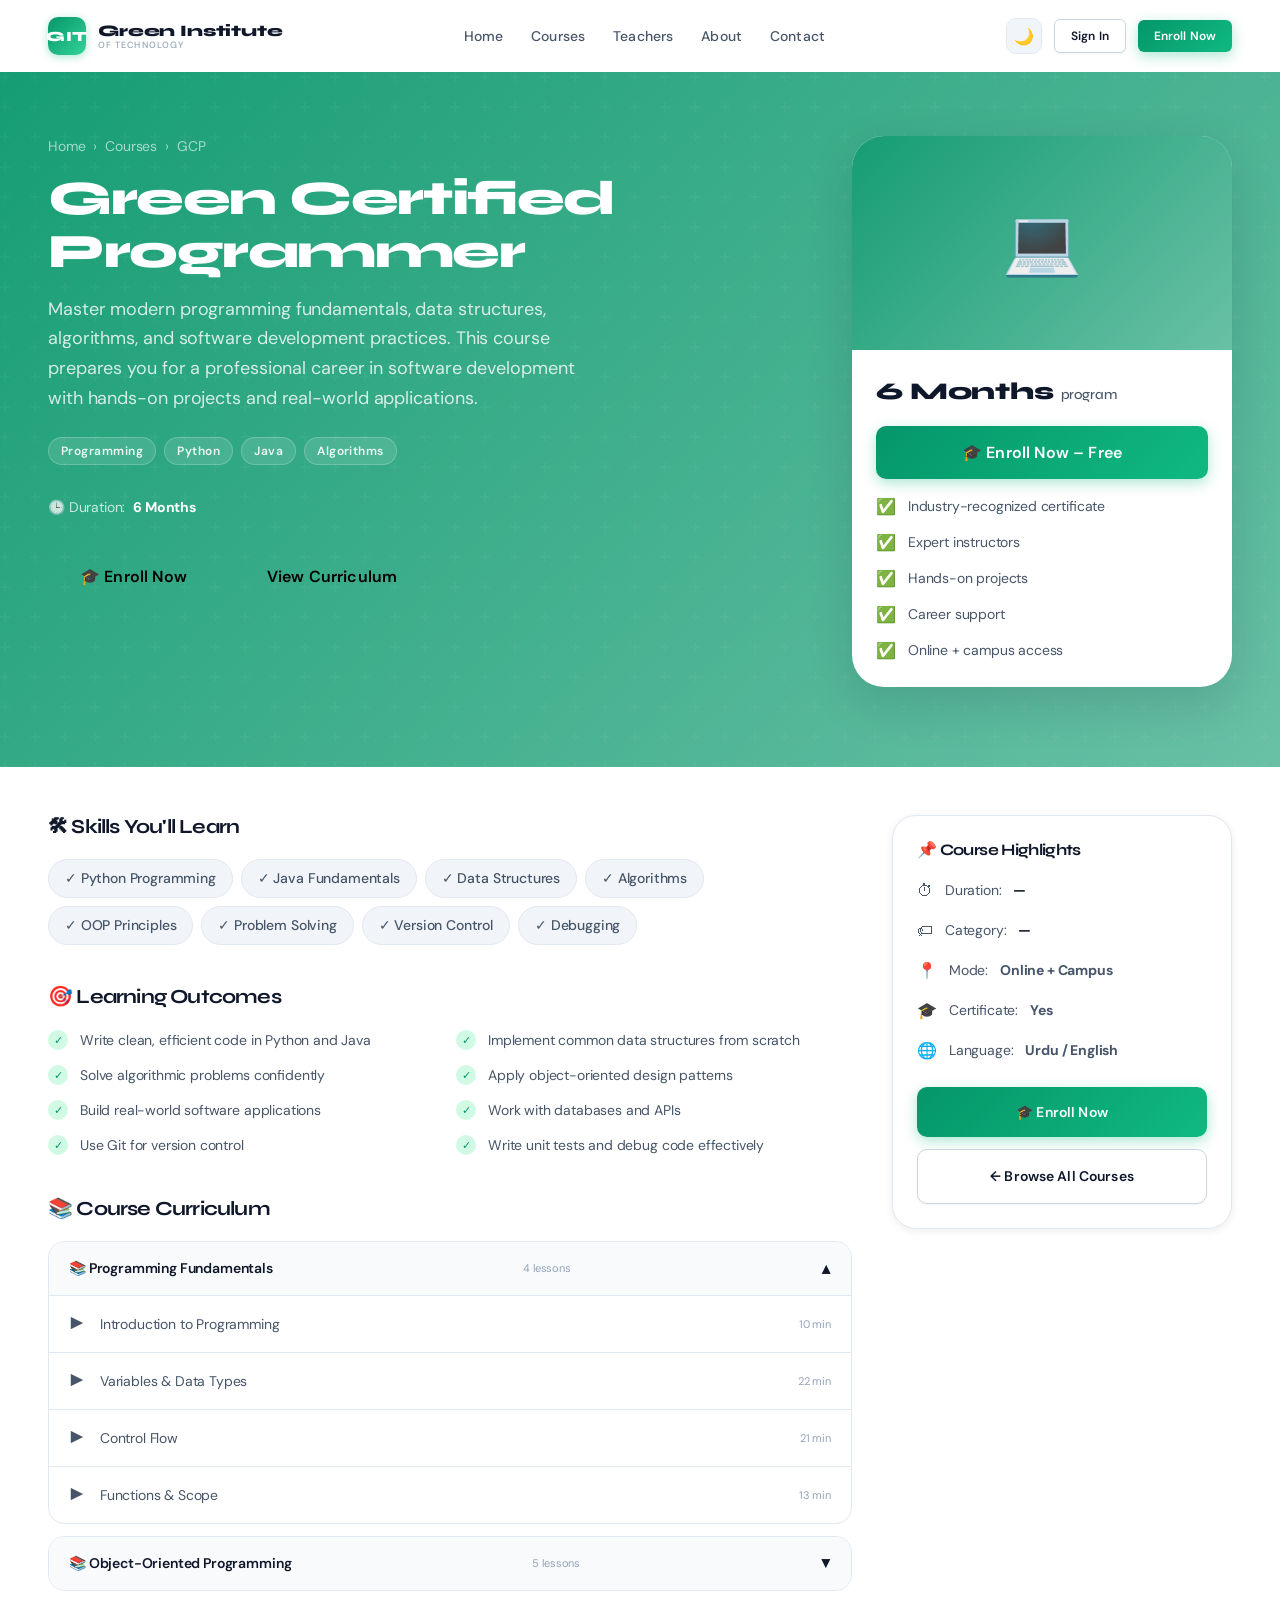
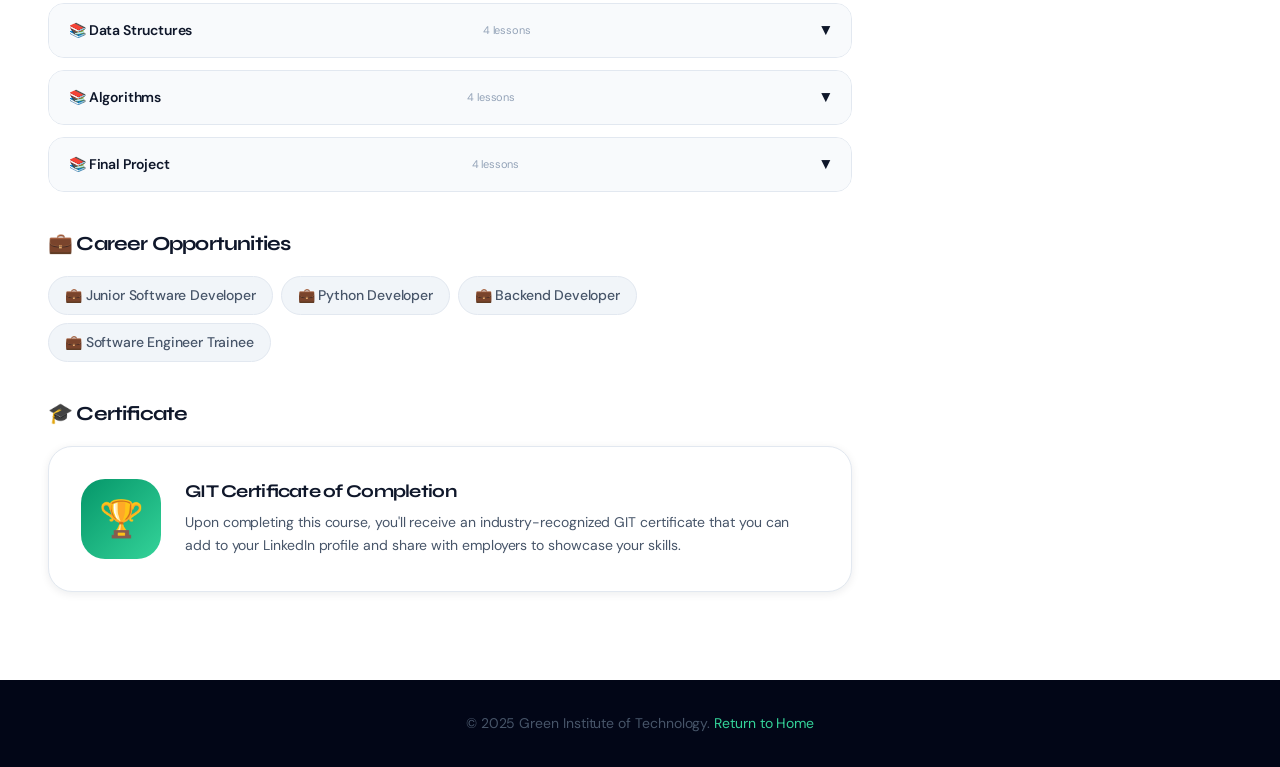
<file: courses/course-detail.html>
<!DOCTYPE html>
<html lang="en" data-theme="light">
<head>
  <meta charset="UTF-8">
  <meta name="viewport" content="width=device-width, initial-scale=1.0">
  <link rel="stylesheet" href="../assets/fonts/fonts.css">
  <title>Course – GIT</title>
  <meta name="theme-color" content="#059669">
  <link rel="stylesheet" href="../assets/fonts/fonts.css">
  <link rel="stylesheet" href="../css/tokens.css">
  <link rel="stylesheet" href="../css/base.css">
  <link rel="stylesheet" href="../css/navbar.css">
  <link rel="stylesheet" href="../css/components.css">
  <link rel="stylesheet" href="../css/course-detail.css">
</head>
<body class="course-detail-page">

<!-- NAVBAR -->
<nav id="navbar">
  <div class="container navbar-inner">
    <a href="../index.html" class="nav-logo">
      <div class="nav-logo-mark">GIT</div>
      <div class="nav-logo-text">
        <span class="nav-logo-name">Green Institute</span>
        <span class="nav-logo-sub">of Technology</span>
      </div>
    </a>
    <div class="nav-links">
      <a href="../index.html"          class="nav-link">Home</a>
      <a href="../index.html#courses"  class="nav-link active">Courses</a>
      <a href="../pages/teachers.html" class="nav-link">Teachers</a>
      <a href="../pages/about.html"    class="nav-link">About</a>
      <a href="../pages/contact.html"  class="nav-link">Contact</a>
    </div>
    <div class="nav-actions">
      <button class="theme-toggle" aria-label="Toggle theme">
        <span class="icon-dark">🌙</span>
        <span class="icon-light">☀️</span>
      </button>
      <button class="btn btn-secondary btn-sm" onclick="GIT.Modal.openModal('modal-signin')">Sign In</button>
      <button class="btn btn-primary btn-sm" onclick="GIT.Modal.openModal('modal-signin')">Enroll Now</button>
      <button class="nav-menu-btn" aria-label="Open menu">
        <span class="hamburger-line"></span>
        <span class="hamburger-line"></span>
        <span class="hamburger-line"></span>
      </button>
    </div>
  </div>
</nav>

<!-- Mobile Drawer -->
<div class="nav-mobile-drawer">
  <nav class="mobile-nav-links">
    <a href="../index.html"         class="mobile-nav-link">🏠 Home</a>
    <a href="../index.html#courses" class="mobile-nav-link">📚 Courses</a>
    <a href="../pages/about.html"   class="mobile-nav-link">ℹ️ About</a>
    <a href="../pages/contact.html" class="mobile-nav-link">📞 Contact</a>
  </nav>
  <div class="mobile-nav-actions">
    <button class="btn btn-primary" onclick="GIT.Modal.openModal('modal-signin')">Enroll Now</button>
  </div>
</div>

<!-- COURSE HERO -->
<section class="course-hero">
  <div class="container">
    <div class="course-hero-layout">
      <div class="course-hero-content">
        <div class="course-hero-breadcrumb">
          <a href="../index.html">Home</a>
          <span>›</span>
          <a href="../index.html#courses">Courses</a>
          <span>›</span>
          <span id="course-breadcrumb-name">Course</span>
        </div>

        <h1 class="course-hero-title" id="course-hero-title">Course Name</h1>
        <p class="course-hero-desc" id="course-hero-desc">Course description...</p>

        <div class="course-hero-tags" id="course-tags"></div>

        <div class="course-hero-meta-row" id="course-duration-meta">
          <span class="course-hero-meta-item">🕒 Duration: <strong id="course-duration-display">—</strong></span>
          <span class="course-hero-meta-item">🎓 Certificate: <strong>Yes</strong></span>
          <span class="course-hero-meta-item">📍 Mode: <strong>Online + Campus</strong></span>
        </div>

        <div style="margin-top:var(--space-8)">
          <button id="enroll-btn" class="btn btn-white btn-lg" style="margin-right:var(--space-3)">🎓 Enroll Now</button>
          <button class="btn btn-outline-white btn-lg" onclick="document.getElementById('curriculum').scrollIntoView({behavior:'smooth'})">View Curriculum</button>
        </div>
      </div>

      <!-- Enrollment Card (Desktop) -->
      <div class="course-hero-card">
        <div class="course-card-preview" id="course-card-preview">
          <span id="course-card-icon" style="font-size:64px">💻</span>
        </div>
        <div class="course-card-enroll-body">
          <div class="course-card-duration" id="course-card-duration">6 Months <span>program</span></div>
          <button id="enroll-btn-2" class="btn btn-primary" style="width:100%;padding:var(--space-4);font-size:var(--text-base)" onclick="document.getElementById('enroll-btn').click()">🎓 Enroll Now – Free</button>
          <div class="course-card-features">
            <div class="course-card-feature"><span class="course-card-feature-icon">✅</span> Industry-recognized certificate</div>
            <div class="course-card-feature"><span class="course-card-feature-icon">✅</span> Expert instructors</div>
            <div class="course-card-feature"><span class="course-card-feature-icon">✅</span> Hands-on projects</div>
            <div class="course-card-feature"><span class="course-card-feature-icon">✅</span> Career support</div>
            <div class="course-card-feature"><span class="course-card-feature-icon">✅</span> Online + campus access</div>
          </div>
        </div>
      </div>
    </div>
  </div>
</section>

<!-- COURSE CONTENT -->
<div class="container">
  <div class="course-content-grid">
    <!-- Main -->
    <div>
      <!-- Skills -->
      <div class="course-section reveal">
        <h2 class="course-section-title">🛠 Skills You'll Learn</h2>
        <div class="skills-list" id="course-skills"></div>
      </div>

      <!-- Outcomes -->
      <div class="course-section reveal">
        <h2 class="course-section-title">🎯 Learning Outcomes</h2>
        <div class="outcomes-list" id="course-outcomes"></div>
      </div>

      <!-- Curriculum -->
      <div class="course-section reveal" id="curriculum">
        <h2 class="course-section-title">📚 Course Curriculum</h2>
        <div id="course-curriculum"></div>
      </div>

      <!-- Career -->
      <div class="course-section reveal">
        <h2 class="course-section-title">💼 Career Opportunities</h2>
        <div class="skills-list" id="course-career"></div>
      </div>

      <!-- Certificate -->
      <div class="course-section reveal">
        <h2 class="course-section-title">🎓 Certificate</h2>
        <div class="card" style="padding:var(--space-8);display:flex;gap:var(--space-6);align-items:center">
          <div style="width:80px;height:80px;background:linear-gradient(135deg,var(--emerald-600),var(--emerald-400));border-radius:var(--radius-xl);display:flex;align-items:center;justify-content:center;font-size:36px;flex-shrink:0">🏆</div>
          <div>
            <h3 style="font-size:var(--text-lg);font-weight:700;margin-bottom:var(--space-2)">GIT Certificate of Completion</h3>
            <p style="font-size:var(--text-sm);color:var(--text-secondary);line-height:var(--leading-relaxed)">Upon completing this course, you'll receive an industry-recognized GIT certificate that you can add to your LinkedIn profile and share with employers to showcase your skills.</p>
          </div>
        </div>
      </div>
    </div>

    <!-- Sidebar -->
    <div class="course-sidebar">
      <div class="card" style="padding:var(--space-6);position:sticky;top:calc(var(--nav-height)+var(--space-4))">
        <h3 style="font-size:var(--text-base);font-weight:700;margin-bottom:var(--space-5)">📌 Course Highlights</h3>
        <div style="display:flex;flex-direction:column;gap:var(--space-4)">
          <div class="course-card-feature"><span class="course-card-feature-icon">⏱</span> Duration: <span id="sidebar-duration" style="font-weight:700;color:var(--text-primary)">—</span></div>
          <div class="course-card-feature"><span class="course-card-feature-icon">🏷</span> Category: <span id="sidebar-category" style="font-weight:700;color:var(--text-primary)">—</span></div>
          <div class="course-card-feature"><span class="course-card-feature-icon">📍</span> Mode: <strong>Online + Campus</strong></div>
          <div class="course-card-feature"><span class="course-card-feature-icon">🎓</span> Certificate: <strong>Yes</strong></div>
          <div class="course-card-feature"><span class="course-card-feature-icon">🌐</span> Language: <strong>Urdu / English</strong></div>
        </div>
        <button class="btn btn-primary" style="width:100%;margin-top:var(--space-6);padding:var(--space-4)" onclick="document.getElementById('enroll-btn').click()">🎓 Enroll Now</button>
        <a href="../index.html#courses" class="btn btn-secondary" style="width:100%;margin-top:var(--space-3);padding:var(--space-4);text-align:center">← Browse All Courses</a>
      </div>
    </div>
  </div>
</div>

<!-- Footer (mini) -->
<footer style="background:var(--neutral-950);padding:var(--space-8) 0;text-align:center;color:rgba(255,255,255,0.4);font-size:var(--text-sm)">
  <p>© 2025 Green Institute of Technology. <a href="../index.html" style="color:var(--emerald-400)">Return to Home</a></p>
</footer>

<!-- Quick Sign In Modal -->
<div class="modal-overlay" id="modal-signin">
  <div class="modal">
    <button class="modal-close" data-modal-close>✕</button>
    <div class="modal-header">
      <div class="modal-logo">🎓</div>
      <h2 class="modal-title">Enroll in this Course</h2>
      <p class="modal-subtitle">Sign in or create an account to enroll</p>
    </div>
    <div class="modal-body" style="display:flex;flex-direction:column;gap:var(--space-4)">
      <button class="btn btn-primary" style="padding:var(--space-5)" onclick="window.location.href='../index.html'">
        🔐 Sign In / Sign Up
      </button>
      <p style="font-size:var(--text-xs);color:var(--text-tertiary);text-align:center">
        Free enrollment · No payment required
      </p>
    </div>
  </div>
</div>

<div id="toast-container"></div>

<script src="../js/app.js"></script>
<script src="../js/auth.js"></script>
<script src="../js/course-detail.js"></script>
<script>
document.addEventListener('DOMContentLoaded', () => {
  setTimeout(() => {
    const c = CourseDetail.course;
    if (!c) return;
    document.getElementById('course-duration-display').textContent = c.duration;
    document.getElementById('sidebar-duration').textContent = c.duration;
    document.getElementById('sidebar-category').textContent = c.category;
  }, 100);
});
</script>
</body>
</html>
</file>
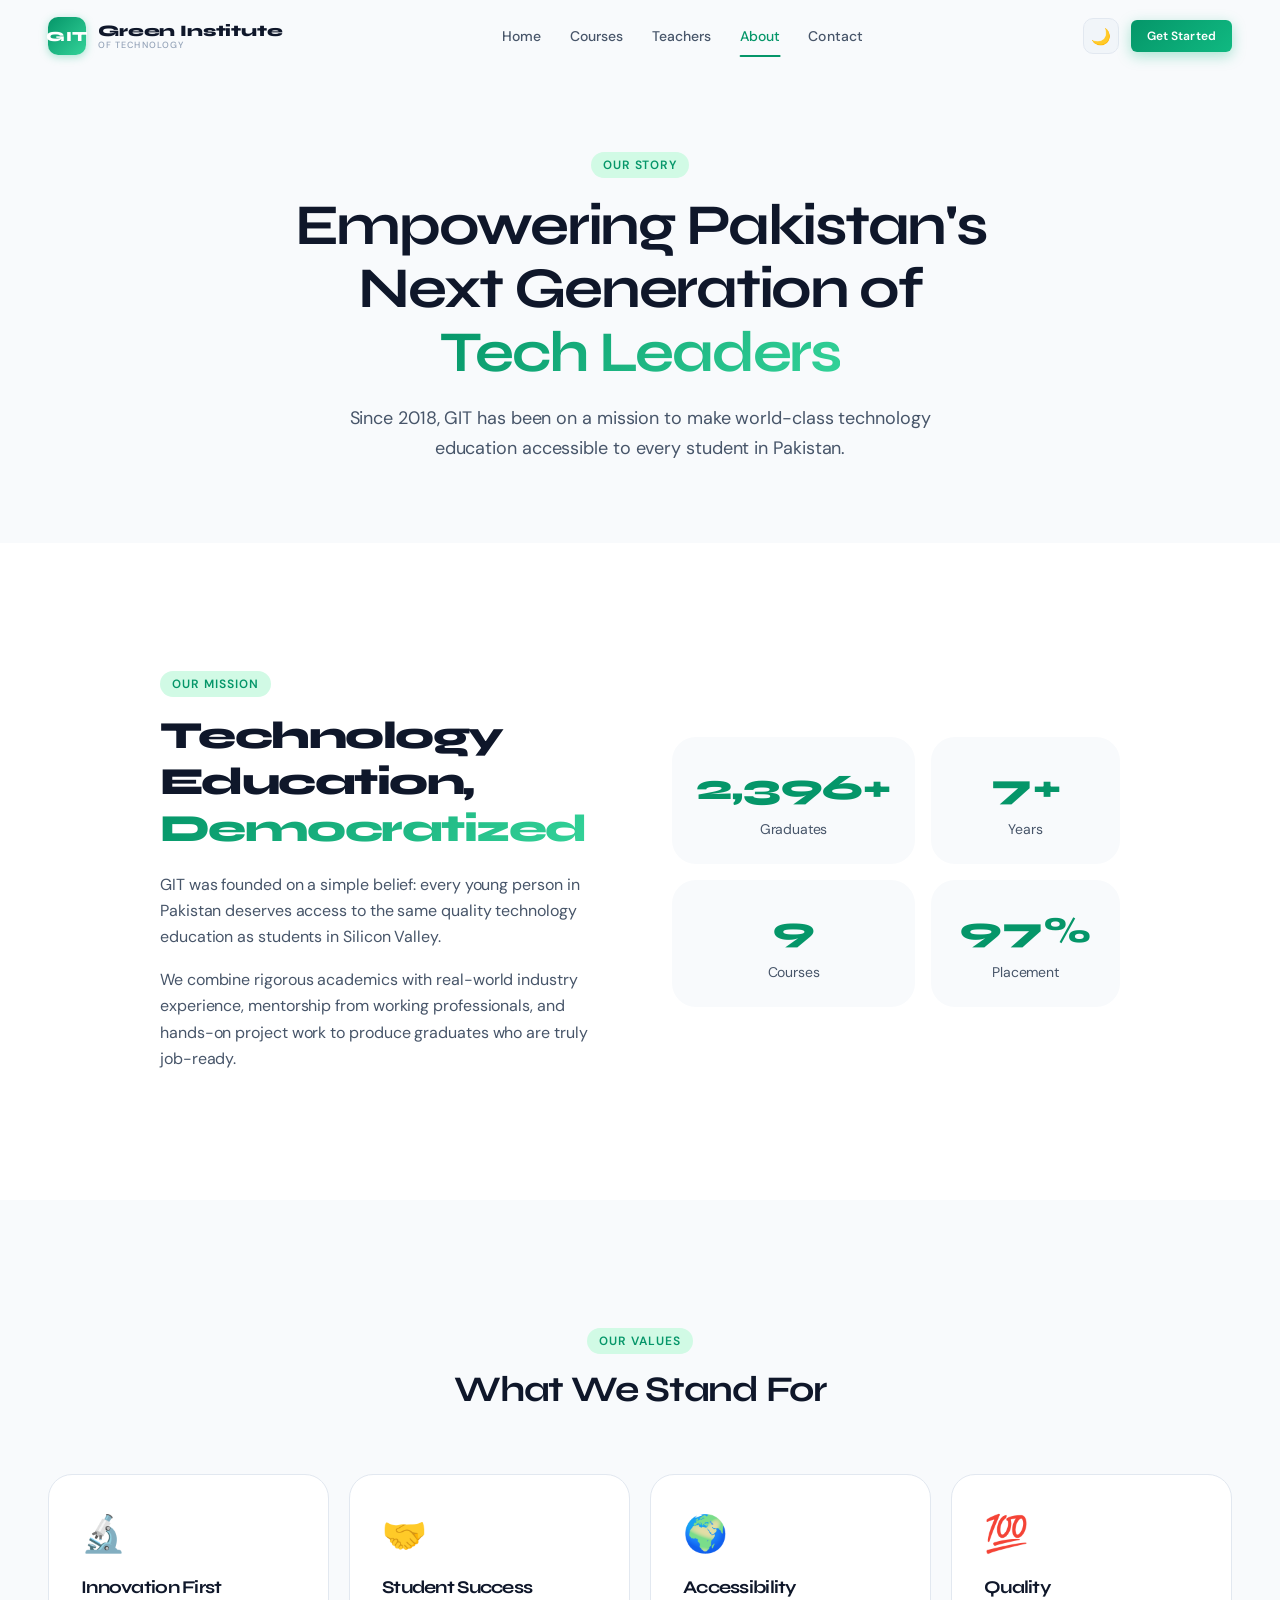
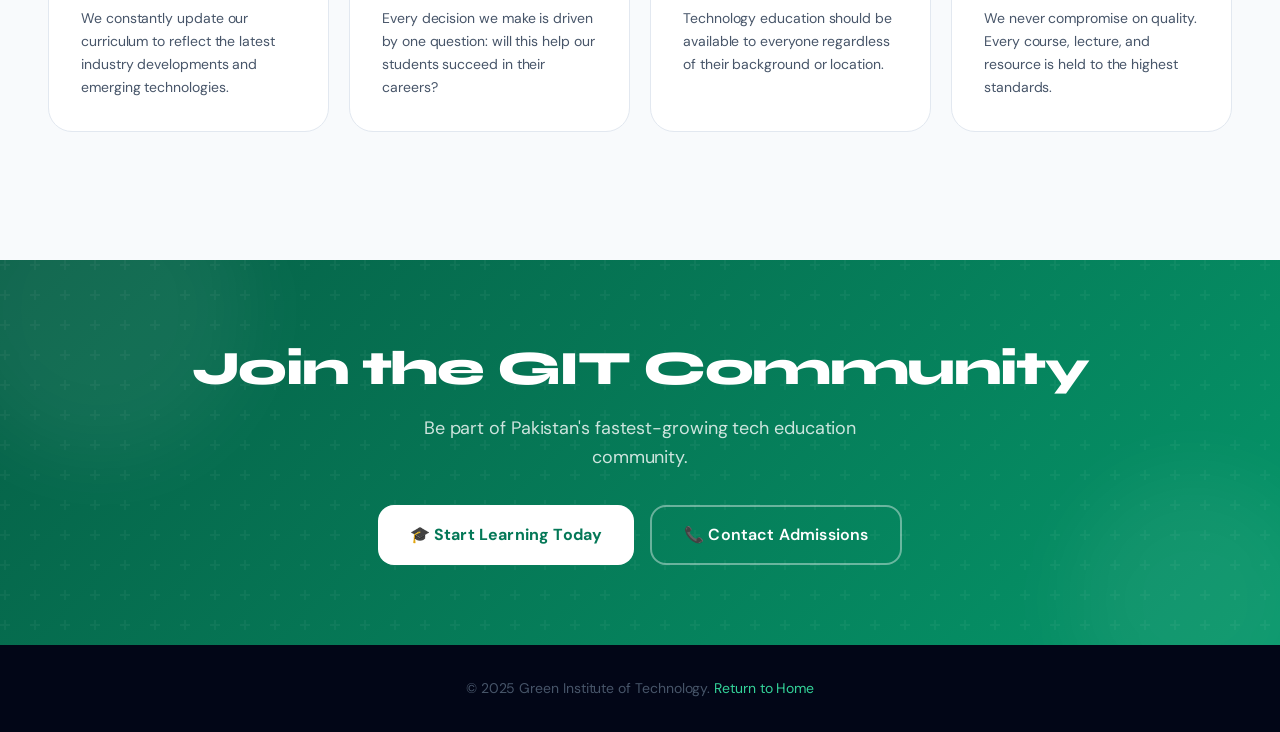
<file: pages/about.html>
<!DOCTYPE html>
<html lang="en" data-theme="light">
<head>
  <meta charset="UTF-8">
  <meta name="viewport" content="width=device-width, initial-scale=1.0">
  <link rel="icon" type="image/svg+xml" href="../assets/icons/favicon-v2.svg">
  <title>About Us – GIT</title>
 
  <meta name="theme-color" content="#059669">
  <link rel="stylesheet" href="../assets/fonts/fonts.css">
  <link rel="stylesheet" href="../css/tokens.css">
  <link rel="stylesheet" href="../css/base.css">
  <link rel="stylesheet" href="../css/navbar.css">
  <link rel="stylesheet" href="../css/sections.css">
  <link rel="stylesheet" href="../css/components.css">
  <style>
    .page-hero { padding-top: calc(var(--nav-height) + var(--space-20)); padding-bottom: var(--space-20); background: var(--bg-secondary); }
    .value-card { padding: var(--space-8); background: var(--bg-card); border: 1px solid var(--border-subtle); border-radius: var(--radius-xl); transition: all var(--duration-base) var(--ease-out-expo); }
    .value-card:hover { box-shadow: var(--shadow-lg); transform: translateY(-3px); }
    .value-icon { font-size: 36px; margin-bottom: var(--space-4); }
  </style>
</head>
<body>

<nav id="navbar">
  <div class="container navbar-inner">
    <a href="../index.html" class="nav-logo">
      <div class="nav-logo-mark">GIT</div>
      <div class="nav-logo-text">
        <span class="nav-logo-name">Green Institute</span>
        <span class="nav-logo-sub">of Technology</span>
      </div>
    </a>
    <div class="nav-links">
      <a href="../index.html" class="nav-link">Home</a>
      <a href="../index.html#courses" class="nav-link">Courses</a>
      <a href="teacher.html" class="nav-link">Teachers</a>
      <a href="about.html" class="nav-link active">About</a>
      <a href="contact.html" class="nav-link">Contact</a>
    </div>
    <div class="nav-actions">
      <button class="theme-toggle" aria-label="Toggle theme"><span class="icon-dark">🌙</span><span class="icon-light">☀️</span></button>
      <button class="btn btn-primary btn-sm" onclick="window.location.href='../index.html'">Get Started</button>
      <button class="nav-menu-btn"><span class="hamburger-line"></span><span class="hamburger-line"></span><span class="hamburger-line"></span></button>
    </div>
  </div>
</nav>
<div class="nav-mobile-drawer">
  <nav class="mobile-nav-links">
    <a href="../index.html" class="mobile-nav-link">🏠 Home</a>
    <a href="../index.html#courses" class="mobile-nav-link">📚 Courses</a>
    <a href="teachers.html" class="mobile-nav-link">👨‍🏫 Teachers</a>
    <a href="contact.html" class="mobile-nav-link">📞 Contact</a>
  </nav>
</div>

<!-- Hero -->
<div class="page-hero">
  <div class="container" style="text-align:center">
    <div class="eyebrow reveal">Our Story</div>
    <h1 class="text-display-lg reveal" style="max-width:700px;margin-inline:auto;margin-bottom:var(--space-5)">
      Empowering Pakistan's Next Generation of <span class="text-gradient-warm">Tech Leaders</span>
    </h1>
    <p class="reveal" style="font-size:var(--text-lg);color:var(--text-secondary);max-width:600px;margin-inline:auto">
      Since 2018, GIT has been on a mission to make world-class technology education accessible to every student in Pakistan.
    </p>
  </div>
</div>

<!-- Mission -->
<section class="section" style="background:var(--bg-primary)">
  <div class="container">
    <div style="display:grid;grid-template-columns:1fr 1fr;gap:var(--space-16);align-items:center;max-width:960px;margin-inline:auto">
      <div class="reveal-left">
        <div class="eyebrow">Our Mission</div>
        <h2 style="font-size:clamp(1.5rem,3vw,2.5rem);font-weight:800;margin-bottom:var(--space-5)">Technology Education, <span class="text-gradient-warm">Democratized</span></h2>
        <p style="color:var(--text-secondary);line-height:var(--leading-relaxed);margin-bottom:var(--space-4)">
          GIT was founded on a simple belief: every young person in Pakistan deserves access to the same quality technology education as students in Silicon Valley.
        </p>
        <p style="color:var(--text-secondary);line-height:var(--leading-relaxed)">
          We combine rigorous academics with real-world industry experience, mentorship from working professionals, and hands-on project work to produce graduates who are truly job-ready.
        </p>
      </div>
      <div class="reveal-right">
        <div style="display:grid;grid-template-columns:1fr 1fr;gap:var(--space-4)">
          <div style="padding:var(--space-6);background:var(--bg-secondary);border-radius:var(--radius-xl);text-align:center">
            <div style="font-family:var(--font-display);font-size:var(--text-4xl);font-weight:800;color:var(--accent-primary)"><span data-count="2400">0</span>+</div>
            <div style="font-size:var(--text-sm);color:var(--text-secondary);margin-top:var(--space-1)">Graduates</div>
          </div>
          <div style="padding:var(--space-6);background:var(--bg-secondary);border-radius:var(--radius-xl);text-align:center">
            <div style="font-family:var(--font-display);font-size:var(--text-4xl);font-weight:800;color:var(--accent-primary)"><span data-count="7">0</span>+</div>
            <div style="font-size:var(--text-sm);color:var(--text-secondary);margin-top:var(--space-1)">Years</div>
          </div>
          <div style="padding:var(--space-6);background:var(--bg-secondary);border-radius:var(--radius-xl);text-align:center">
            <div style="font-family:var(--font-display);font-size:var(--text-4xl);font-weight:800;color:var(--accent-primary)"><span data-count="9">0</span></div>
            <div style="font-size:var(--text-sm);color:var(--text-secondary);margin-top:var(--space-1)">Courses</div>
          </div>
          <div style="padding:var(--space-6);background:var(--bg-secondary);border-radius:var(--radius-xl);text-align:center">
            <div style="font-family:var(--font-display);font-size:var(--text-4xl);font-weight:800;color:var(--accent-primary)"><span data-count="97">0</span>%</div>
            <div style="font-size:var(--text-sm);color:var(--text-secondary);margin-top:var(--space-1)">Placement</div>
          </div>
        </div>
      </div>
    </div>
  </div>
</section>

<!-- Values -->
<section class="section" style="background:var(--bg-secondary)">
  <div class="container">
    <div class="section-header">
      <div class="eyebrow">Our Values</div>
      <h2 class="reveal">What We Stand For</h2>
    </div>
    <div style="display:grid;grid-template-columns:repeat(auto-fit,minmax(260px,1fr));gap:var(--space-5)">
      <div class="value-card reveal"><div class="value-icon">🔬</div><h3 style="font-size:var(--text-lg);font-weight:700;margin-bottom:var(--space-2)">Innovation First</h3><p style="color:var(--text-secondary);font-size:var(--text-sm)">We constantly update our curriculum to reflect the latest industry developments and emerging technologies.</p></div>
      <div class="value-card reveal"><div class="value-icon">🤝</div><h3 style="font-size:var(--text-lg);font-weight:700;margin-bottom:var(--space-2)">Student Success</h3><p style="color:var(--text-secondary);font-size:var(--text-sm)">Every decision we make is driven by one question: will this help our students succeed in their careers?</p></div>
      <div class="value-card reveal"><div class="value-icon">🌍</div><h3 style="font-size:var(--text-lg);font-weight:700;margin-bottom:var(--space-2)">Accessibility</h3><p style="color:var(--text-secondary);font-size:var(--text-sm)">Technology education should be available to everyone regardless of their background or location.</p></div>
      <div class="value-card reveal"><div class="value-icon">💯</div><h3 style="font-size:var(--text-lg);font-weight:700;margin-bottom:var(--space-2)">Quality</h3><p style="color:var(--text-secondary);font-size:var(--text-sm)">We never compromise on quality. Every course, lecture, and resource is held to the highest standards.</p></div>
    </div>
  </div>
</section>

<!-- CTA -->
<section class="cta-section">
  <div class="cta-orb cta-orb-1"></div>
  <div class="cta-orb cta-orb-2"></div>
  <div class="container cta-content">
    <h2 class="cta-title reveal">Join the GIT Community</h2>
    <p class="cta-subtitle reveal">Be part of Pakistan's fastest-growing tech education community.</p>
    <div class="cta-buttons reveal">
      <button class="btn btn-white btn-lg" onclick="window.location.href='../index.html'">🎓 Start Learning Today</button>
      <a href="contact.html" class="btn btn-outline-white btn-lg">📞 Contact Admissions</a>
    </div>
  </div>
</section>

<footer style="background:var(--neutral-950);padding:var(--space-8) 0;text-align:center;color:rgba(255,255,255,0.4);font-size:var(--text-sm)">
  <p>© 2025 Green Institute of Technology. <a href="../index.html" style="color:var(--emerald-400)">Return to Home</a></p>
</footer>

<div id="toast-container"></div>
<script src="../js/app.js"></script>
</body>
</html>
</file>
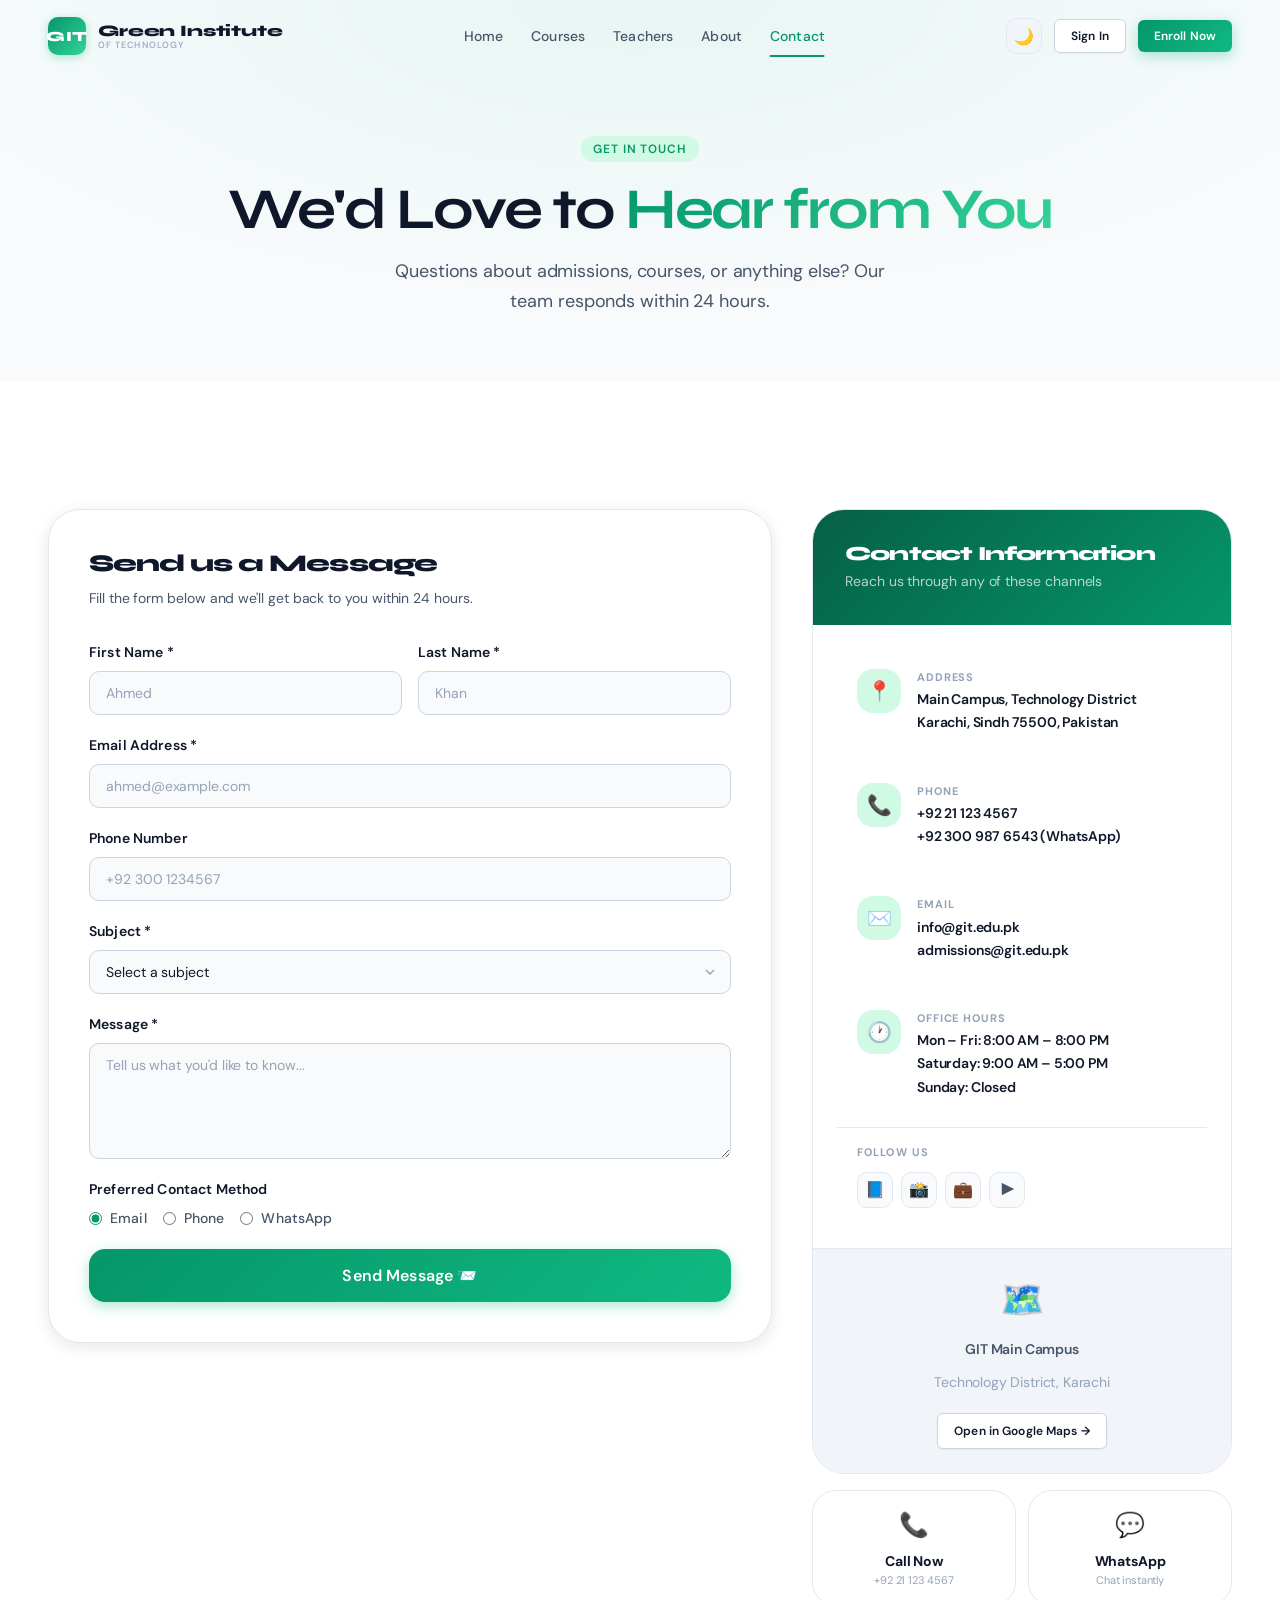
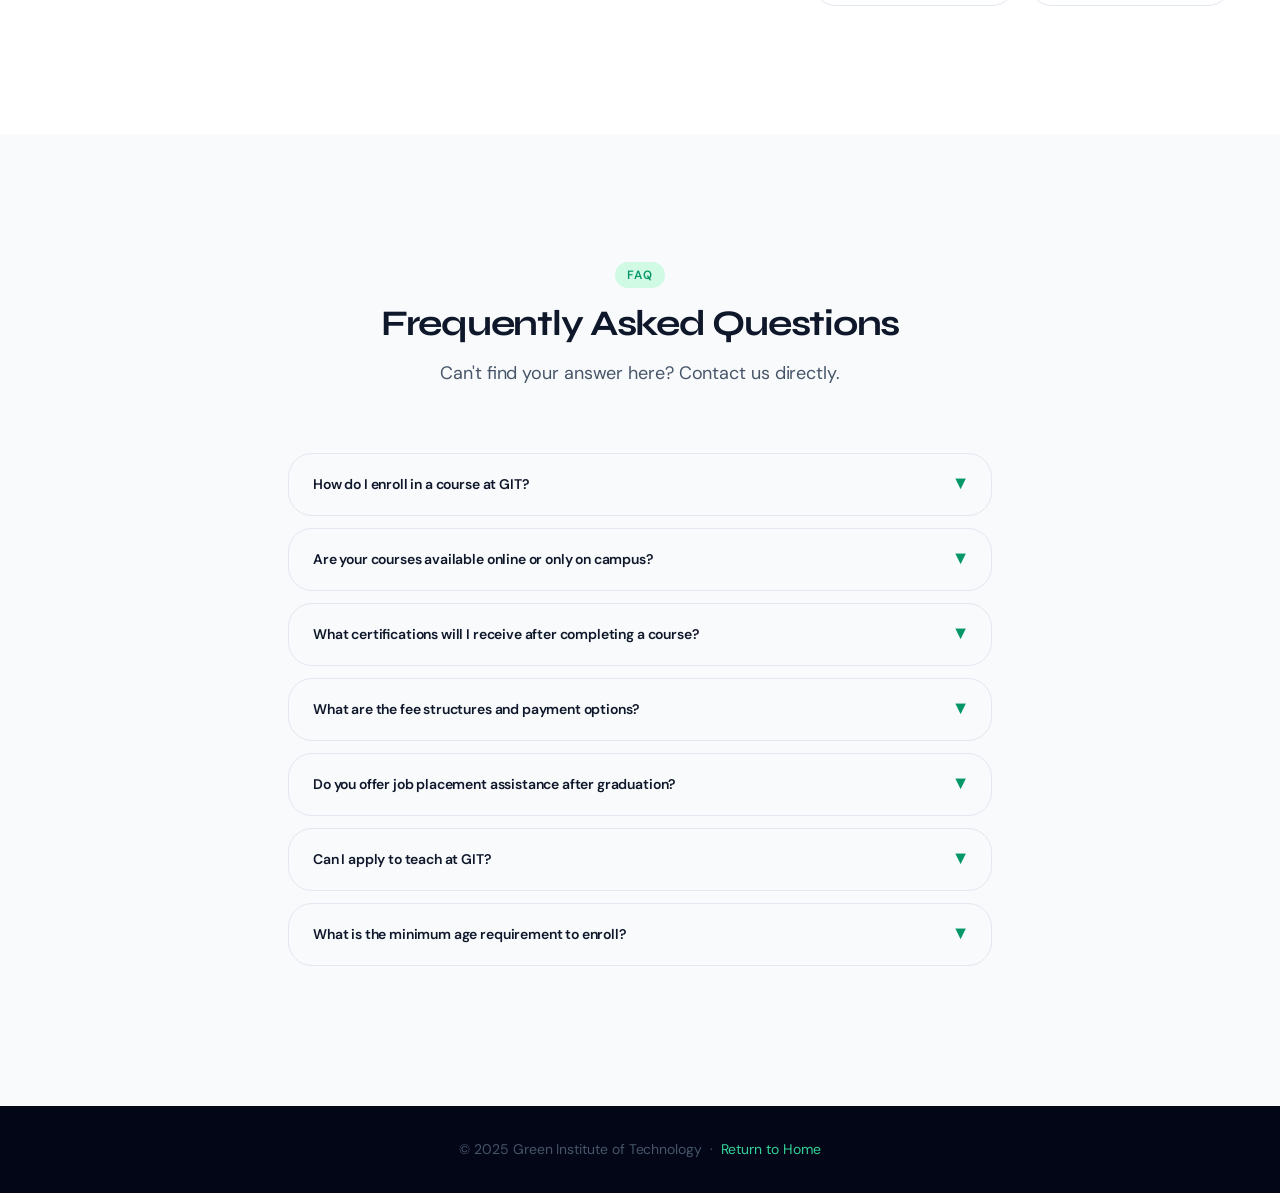
<file: pages/contact.html>
<!DOCTYPE html>
<html lang="en" data-theme="light">
<head>
  <meta charset="UTF-8">
  <meta name="viewport" content="width=device-width, initial-scale=1.0">
  <meta name="description" content="Contact GIT – Green Institute of Technology. Get in touch for admissions, courses, or general enquiries.">
  <link rel="icon" type="image/svg+xml" href="../assets/icons/favicon-v2.svg">
  <title>Contact Us – GIT</title>
  <meta name="theme-color" content="#059669">
  <link rel="stylesheet" href="../assets/fonts/fonts.css">
  <link rel="stylesheet" href="../css/tokens.css">
  <link rel="stylesheet" href="../css/base.css">
  <link rel="stylesheet" href="../css/navbar.css">
  <link rel="stylesheet" href="../css/sections.css">
  <link rel="stylesheet" href="../css/components.css">
  <style>
    .page-hero {
      padding-top: calc(var(--nav-height) + var(--space-16));
      padding-bottom: var(--space-16);
      background: var(--bg-secondary);
      text-align: center;
      position: relative;
      overflow: hidden;
    }
    .page-hero::before {
      content: '';
      position: absolute;
      inset: 0;
      background: radial-gradient(ellipse 60% 80% at 50% 0%, rgba(16,185,129,0.07), transparent);
    }

    .contact-grid {
      display: grid;
      grid-template-columns: 1fr 420px;
      gap: var(--space-10);
      align-items: start;
    }
    @media (max-width: 1023px) {
      .contact-grid { grid-template-columns: 1fr; }
      .contact-sidebar { order: -1; }
    }

    .contact-form-card {
      background: var(--bg-card);
      border: 1px solid var(--border-subtle);
      border-radius: var(--radius-2xl);
      padding: var(--space-10);
      box-shadow: var(--shadow-md);
    }
    @media (max-width: 640px) {
      .contact-form-card { padding: var(--space-6); }
    }

    .contact-info-card {
      background: var(--bg-card);
      border: 1px solid var(--border-subtle);
      border-radius: var(--radius-2xl);
      overflow: hidden;
    }
    .contact-info-header {
      background: linear-gradient(135deg, var(--emerald-800), var(--emerald-600));
      padding: var(--space-8);
    }
    .contact-info-body { padding: var(--space-6); }

    .contact-item {
      display: flex;
      gap: var(--space-4);
      padding: var(--space-5);
      border-radius: var(--radius-xl);
      transition: background var(--duration-fast);
      margin-bottom: var(--space-2);
    }
    .contact-item:hover { background: var(--bg-secondary); }
    .contact-item-icon {
      width: 44px;
      height: 44px;
      background: var(--accent-light);
      border-radius: var(--radius-lg);
      display: flex;
      align-items: center;
      justify-content: center;
      font-size: 20px;
      flex-shrink: 0;
    }
    [data-theme="dark"] .contact-item-icon { background: rgba(16,185,129,0.1); }
    .contact-item-label {
      font-size: 11px;
      font-weight: 700;
      text-transform: uppercase;
      letter-spacing: 0.08em;
      color: var(--text-tertiary);
      margin-bottom: 3px;
    }
    .contact-item-value {
      font-size: var(--text-sm);
      font-weight: 600;
      color: var(--text-primary);
      line-height: var(--leading-relaxed);
    }

    /* Map placeholder */
    .map-placeholder {
      background: var(--bg-tertiary);
      border-top: 1px solid var(--border-subtle);
      padding: var(--space-6);
      display: flex;
      align-items: center;
      justify-content: center;
      gap: var(--space-3);
      font-size: var(--text-sm);
      color: var(--text-tertiary);
      flex-direction: column;
      min-height: 140px;
    }
    .map-placeholder-icon { font-size: 36px; }

    /* FAQ */
    .faq-item {
      border: 1px solid var(--border-subtle);
      border-radius: var(--radius-xl);
      overflow: hidden;
      margin-bottom: var(--space-3);
    }
    .faq-question {
      padding: var(--space-5) var(--space-6);
      display: flex;
      justify-content: space-between;
      align-items: center;
      cursor: pointer;
      font-weight: 600;
      font-size: var(--text-sm);
      color: var(--text-primary);
      transition: background var(--duration-fast);
      gap: var(--space-4);
    }
    .faq-question:hover { background: var(--bg-secondary); }
    .faq-toggle {
      font-size: 14px;
      flex-shrink: 0;
      transition: transform var(--duration-base) var(--ease-out-expo);
      color: var(--accent-primary);
    }
    .faq-item.open .faq-toggle { transform: rotate(180deg); }
    .faq-answer {
      display: none;
      padding: 0 var(--space-6) var(--space-5);
      font-size: var(--text-sm);
      color: var(--text-secondary);
      line-height: var(--leading-relaxed);
      border-top: 1px solid var(--border-subtle);
      padding-top: var(--space-4);
    }
    .faq-item.open .faq-answer { display: block; }
  </style>
</head>
<body>

<!-- NAVBAR -->
<nav id="navbar">
  <div class="container navbar-inner">
    <a href="../index.html" class="nav-logo">
      <div class="nav-logo-mark">GIT</div>
      <div class="nav-logo-text">
        <span class="nav-logo-name">Green Institute</span>
        <span class="nav-logo-sub">of Technology</span>
      </div>
    </a>
    <div class="nav-links">
      <a href="../index.html"          class="nav-link">Home</a>
      <a href="../index.html#courses"  class="nav-link">Courses</a>
      <a href="teacher.html"          class="nav-link">Teachers</a>
      <a href="about.html"             class="nav-link">About</a>
      <a href="contact.html"           class="nav-link active">Contact</a>
    </div>
    <div class="nav-actions">
      <button class="theme-toggle" aria-label="Toggle theme">
        <span class="icon-dark">🌙</span><span class="icon-light">☀️</span>
      </button>
      <button class="btn btn-secondary btn-sm" onclick="window.location.href='../index.html'">Sign In</button>
      <button class="btn btn-primary btn-sm" onclick="window.location.href='../index.html'">Enroll Now</button>
      <button class="nav-menu-btn">
        <span class="hamburger-line"></span>
        <span class="hamburger-line"></span>
        <span class="hamburger-line"></span>
      </button>
    </div>
  </div>
</nav>
<div class="nav-mobile-drawer">
  <nav class="mobile-nav-links">
    <a href="../index.html"         class="mobile-nav-link">🏠 Home</a>
    <a href="../index.html#courses" class="mobile-nav-link">📚 Courses</a>
    <a href="teachers.html"         class="mobile-nav-link">👨‍🏫 Teachers</a>
    <a href="about.html"            class="mobile-nav-link">ℹ️ About</a>
    <a href="contact.html"          class="mobile-nav-link active">📞 Contact</a>
  </nav>
  <div class="mobile-nav-actions">
    <button class="btn btn-primary" onclick="window.location.href='../index.html'">Get Started</button>
  </div>
</div>

<!-- PAGE HERO -->
<div class="page-hero">
  <div class="container" style="position:relative">
    <div class="eyebrow reveal">Get in Touch</div>
    <h1 class="text-display-lg reveal" style="margin-bottom:var(--space-4)">
      We'd Love to <span class="text-gradient-warm">Hear from You</span>
    </h1>
    <p class="text-body-lg reveal" style="color:var(--text-secondary);max-width:520px;margin-inline:auto">
      Questions about admissions, courses, or anything else? Our team responds within 24 hours.
    </p>
  </div>
</div>

<!-- CONTACT SECTION -->
<section class="section" style="background:var(--bg-primary)">
  <div class="container">
    <div class="contact-grid">

      <!-- FORM -->
      <div class="contact-form-card reveal-left">
        <h2 style="font-size:var(--text-2xl);font-weight:800;font-family:var(--font-display);margin-bottom:var(--space-2)">Send us a Message</h2>
        <p style="color:var(--text-secondary);font-size:var(--text-sm);margin-bottom:var(--space-8)">Fill the form below and we'll get back to you within 24 hours.</p>

        <form id="contact-form" novalidate style="display:flex;flex-direction:column;gap:var(--space-5)">
          <div class="form-row">
            <div class="input-group">
              <label>First Name *</label>
              <input name="firstName" type="text" class="input-field" placeholder="Ahmed" data-validate="required">
            </div>
            <div class="input-group">
              <label>Last Name *</label>
              <input name="lastName" type="text" class="input-field" placeholder="Khan" data-validate="required">
            </div>
          </div>

          <div class="input-group">
            <label>Email Address *</label>
            <input name="email" type="email" class="input-field" placeholder="ahmed@example.com" data-validate="required,email">
          </div>

          <div class="input-group">
            <label>Phone Number</label>
            <input name="phone" type="tel" class="input-field" placeholder="+92 300 1234567">
          </div>

          <div class="input-group">
            <label>Subject *</label>
            <select name="subject" class="input-field" data-validate="required">
              <option value="">Select a subject</option>
              <option value="admissions">Admissions Inquiry</option>
              <option value="course">Course Information</option>
              <option value="fees">Fees & Payment</option>
              <option value="teacher">Become a Teacher</option>
              <option value="technical">Technical Support</option>
              <option value="other">Other</option>
            </select>
          </div>

          <div class="input-group">
            <label>Message *</label>
            <textarea name="message" class="input-field" rows="5"
              placeholder="Tell us what you'd like to know..." data-validate="required"
              style="resize:vertical"></textarea>
          </div>

          <!-- Preferred contact -->
          <div class="input-group">
            <label>Preferred Contact Method</label>
            <div style="display:flex;gap:var(--space-4);flex-wrap:wrap">
              <label style="display:flex;align-items:center;gap:var(--space-2);font-size:var(--text-sm);font-weight:500;cursor:pointer;color:var(--text-secondary)">
                <input type="radio" name="contact_method" value="email" checked style="accent-color:var(--accent-primary)"> Email
              </label>
              <label style="display:flex;align-items:center;gap:var(--space-2);font-size:var(--text-sm);font-weight:500;cursor:pointer;color:var(--text-secondary)">
                <input type="radio" name="contact_method" value="phone" style="accent-color:var(--accent-primary)"> Phone
              </label>
              <label style="display:flex;align-items:center;gap:var(--space-2);font-size:var(--text-sm);font-weight:500;cursor:pointer;color:var(--text-secondary)">
                <input type="radio" name="contact_method" value="whatsapp" style="accent-color:var(--accent-primary)"> WhatsApp
              </label>
            </div>
          </div>

          <button type="submit" class="btn btn-primary btn-lg" id="contact-submit">
            Send Message 📨
          </button>
        </form>
      </div>

      <!-- SIDEBAR -->
      <div class="contact-sidebar reveal-right">
        <!-- Contact Info Card -->
        <div class="contact-info-card">
          <div class="contact-info-header">
            <h3 style="font-family:var(--font-display);font-weight:800;font-size:var(--text-xl);color:white;margin-bottom:var(--space-1)">Contact Information</h3>
            <p style="color:rgba(255,255,255,0.7);font-size:var(--text-sm)">Reach us through any of these channels</p>
          </div>
          <div class="contact-info-body">
            <div class="contact-item">
              <div class="contact-item-icon">📍</div>
              <div>
                <div class="contact-item-label">Address</div>
                <div class="contact-item-value">Main Campus, Technology District<br>Karachi, Sindh 75500, Pakistan</div>
              </div>
            </div>
            <div class="contact-item">
              <div class="contact-item-icon">📞</div>
              <div>
                <div class="contact-item-label">Phone</div>
                <div class="contact-item-value">+92 21 123 4567<br>+92 300 987 6543 (WhatsApp)</div>
              </div>
            </div>
            <div class="contact-item">
              <div class="contact-item-icon">✉️</div>
              <div>
                <div class="contact-item-label">Email</div>
                <div class="contact-item-value">info@git.edu.pk<br>admissions@git.edu.pk</div>
              </div>
            </div>
            <div class="contact-item">
              <div class="contact-item-icon">🕐</div>
              <div>
                <div class="contact-item-label">Office Hours</div>
                <div class="contact-item-value">Mon – Fri: 8:00 AM – 8:00 PM<br>Saturday: 9:00 AM – 5:00 PM<br>Sunday: Closed</div>
              </div>
            </div>

            <!-- Social Links -->
            <div style="padding:var(--space-4) var(--space-5);border-top:1px solid var(--border-subtle);margin-top:var(--space-2)">
              <div style="font-size:11px;font-weight:700;text-transform:uppercase;letter-spacing:0.1em;color:var(--text-tertiary);margin-bottom:var(--space-3)">Follow Us</div>
              <div style="display:flex;gap:var(--space-2)">
                <a href="#" class="footer-social-btn" style="background:var(--bg-secondary);border:1px solid var(--border-subtle);color:var(--text-secondary)" aria-label="Facebook">📘</a>
                <a href="#" class="footer-social-btn" style="background:var(--bg-secondary);border:1px solid var(--border-subtle);color:var(--text-secondary)" aria-label="Instagram">📸</a>
                <a href="#" class="footer-social-btn" style="background:var(--bg-secondary);border:1px solid var(--border-subtle);color:var(--text-secondary)" aria-label="LinkedIn">💼</a>
                <a href="#" class="footer-social-btn" style="background:var(--bg-secondary);border:1px solid var(--border-subtle);color:var(--text-secondary)" aria-label="YouTube">▶️</a>
              </div>
            </div>
          </div>

          <!-- Map placeholder -->
          <div class="map-placeholder">
            <span class="map-placeholder-icon">🗺️</span>
            <span style="font-weight:600;color:var(--text-secondary)">GIT Main Campus</span>
            <span>Technology District, Karachi</span>
            <a href="https://maps.google.com" target="_blank" class="btn btn-secondary btn-sm" style="margin-top:var(--space-2)">Open in Google Maps →</a>
          </div>
        </div>

        <!-- Quick contact cards -->
        <div style="display:grid;grid-template-columns:1fr 1fr;gap:var(--space-3);margin-top:var(--space-4)">
          <a href="tel:+922112345678" style="padding:var(--space-4);background:var(--bg-card);border:1px solid var(--border-subtle);border-radius:var(--radius-xl);text-align:center;text-decoration:none;transition:all var(--duration-base);display:block" onmouseover="this.style.borderColor='var(--accent-primary)'" onmouseout="this.style.borderColor='var(--border-subtle)'">
            <div style="font-size:24px;margin-bottom:var(--space-2)">📞</div>
            <div style="font-size:var(--text-sm);font-weight:700;color:var(--text-primary)">Call Now</div>
            <div style="font-size:11px;color:var(--text-tertiary)">+92 21 123 4567</div>
          </a>
          <a href="https://wa.me/923009876543" target="_blank" style="padding:var(--space-4);background:var(--bg-card);border:1px solid var(--border-subtle);border-radius:var(--radius-xl);text-align:center;text-decoration:none;transition:all var(--duration-base);display:block" onmouseover="this.style.borderColor='#25d366'" onmouseout="this.style.borderColor='var(--border-subtle)'">
            <div style="font-size:24px;margin-bottom:var(--space-2)">💬</div>
            <div style="font-size:var(--text-sm);font-weight:700;color:var(--text-primary)">WhatsApp</div>
            <div style="font-size:11px;color:var(--text-tertiary)">Chat instantly</div>
          </a>
        </div>
      </div>
    </div>
  </div>
</section>

<!-- FAQ SECTION -->
<section class="section" style="background:var(--bg-secondary)">
  <div class="container" style="max-width:800px">
    <div class="section-header">
      <div class="eyebrow">FAQ</div>
      <h2 class="reveal">Frequently Asked Questions</h2>
      <p class="reveal">Can't find your answer here? Contact us directly.</p>
    </div>

    <div id="faq-list">
      <div class="faq-item reveal">
        <div class="faq-question" onclick="toggleFAQ(this)">
          How do I enroll in a course at GIT?
          <span class="faq-toggle">▼</span>
        </div>
        <div class="faq-answer">
          Enrolling is simple! Create a free student account on our website by clicking "Sign Up" and selecting "Student". Fill in your details, select your course, and you're enrolled. Our admissions team will contact you within 24 hours with next steps.
        </div>
      </div>

      <div class="faq-item reveal">
        <div class="faq-question" onclick="toggleFAQ(this)">
          Are your courses available online or only on campus?
          <span class="faq-toggle">▼</span>
        </div>
        <div class="faq-answer">
          GIT offers both online and campus learning. Video lectures are available online 24/7 through your student dashboard. Practical lab sessions and exams are held on campus. We also offer fully online options for students outside Karachi.
        </div>
      </div>

      <div class="faq-item reveal">
        <div class="faq-question" onclick="toggleFAQ(this)">
          What certifications will I receive after completing a course?
          <span class="faq-toggle">▼</span>
        </div>
        <div class="faq-answer">
          Upon successful completion, you receive a GIT Certificate of Completion. For specific courses like CCNA, we also prepare you for and facilitate external Cisco certifications. Our certificates are recognized by leading tech employers across Pakistan.
        </div>
      </div>

      <div class="faq-item reveal">
        <div class="faq-question" onclick="toggleFAQ(this)">
          What are the fee structures and payment options?
          <span class="faq-toggle">▼</span>
        </div>
        <div class="faq-answer">
          Fees vary by course duration and type. We offer flexible installment plans — monthly, quarterly, or full payment with a discount. Need-based scholarships are also available. Contact our admissions team at admissions@git.edu.pk for a detailed fee schedule.
        </div>
      </div>

      <div class="faq-item reveal">
        <div class="faq-question" onclick="toggleFAQ(this)">
          Do you offer job placement assistance after graduation?
          <span class="faq-toggle">▼</span>
        </div>
        <div class="faq-answer">
          Absolutely! GIT's career support includes CV reviews, mock interviews, LinkedIn profile optimization, and direct employer connections through our corporate partner network. We maintain a job board exclusively for GIT graduates. Our placement rate is 97% within 6 months of graduation.
        </div>
      </div>

      <div class="faq-item reveal">
        <div class="faq-question" onclick="toggleFAQ(this)">
          Can I apply to teach at GIT?
          <span class="faq-toggle">▼</span>
        </div>
        <div class="faq-answer">
          Yes! We're always looking for industry professionals to join our faculty. Requirements include 5+ years of industry experience in your field, relevant certifications, and a passion for teaching. Create a Teacher account or contact us at faculty@git.edu.pk with your CV.
        </div>
      </div>

      <div class="faq-item reveal">
        <div class="faq-question" onclick="toggleFAQ(this)">
          What is the minimum age requirement to enroll?
          <span class="faq-toggle">▼</span>
        </div>
        <div class="faq-answer">
          Most GIT courses are open to students aged 16 and above. For our advanced diploma programs (ADSE, CCNA), we recommend at least Intermediate (12th grade) education. Some short courses like Graphic Design and SEO have no academic prerequisites — just motivation to learn!
        </div>
      </div>
    </div>
  </div>
</section>

<!-- Footer mini -->
<footer style="background:var(--neutral-950);padding:var(--space-8) 0;text-align:center;color:rgba(255,255,255,0.4);font-size:var(--text-sm)">
  <p>© 2025 Green Institute of Technology &nbsp;·&nbsp; <a href="../index.html" style="color:var(--emerald-400)">Return to Home</a></p>
</footer>

<div id="toast-container"></div>
<script src="../js/app.js"></script>
<script>
  // FAQ toggle
  function toggleFAQ(el) {
    const item = el.closest('.faq-item');
    item.classList.toggle('open');
  }

  // Contact form
  document.getElementById('contact-form')?.addEventListener('submit', function(e) {
    e.preventDefault();
    if (!GIT.Validator.validateForm(this)) return;

    const btn = document.getElementById('contact-submit');
    btn.disabled = true;
    btn.innerHTML = '<span class="spinner"></span> Sending...';

    setTimeout(() => {
      GIT.Toast.success('Message sent! We\'ll reply within 24 hours. 📧');
      this.reset();
      btn.disabled = false;
      btn.textContent = 'Send Message 📨';
    }, 1200);
  });
</script>
</body>
</html>
</file>
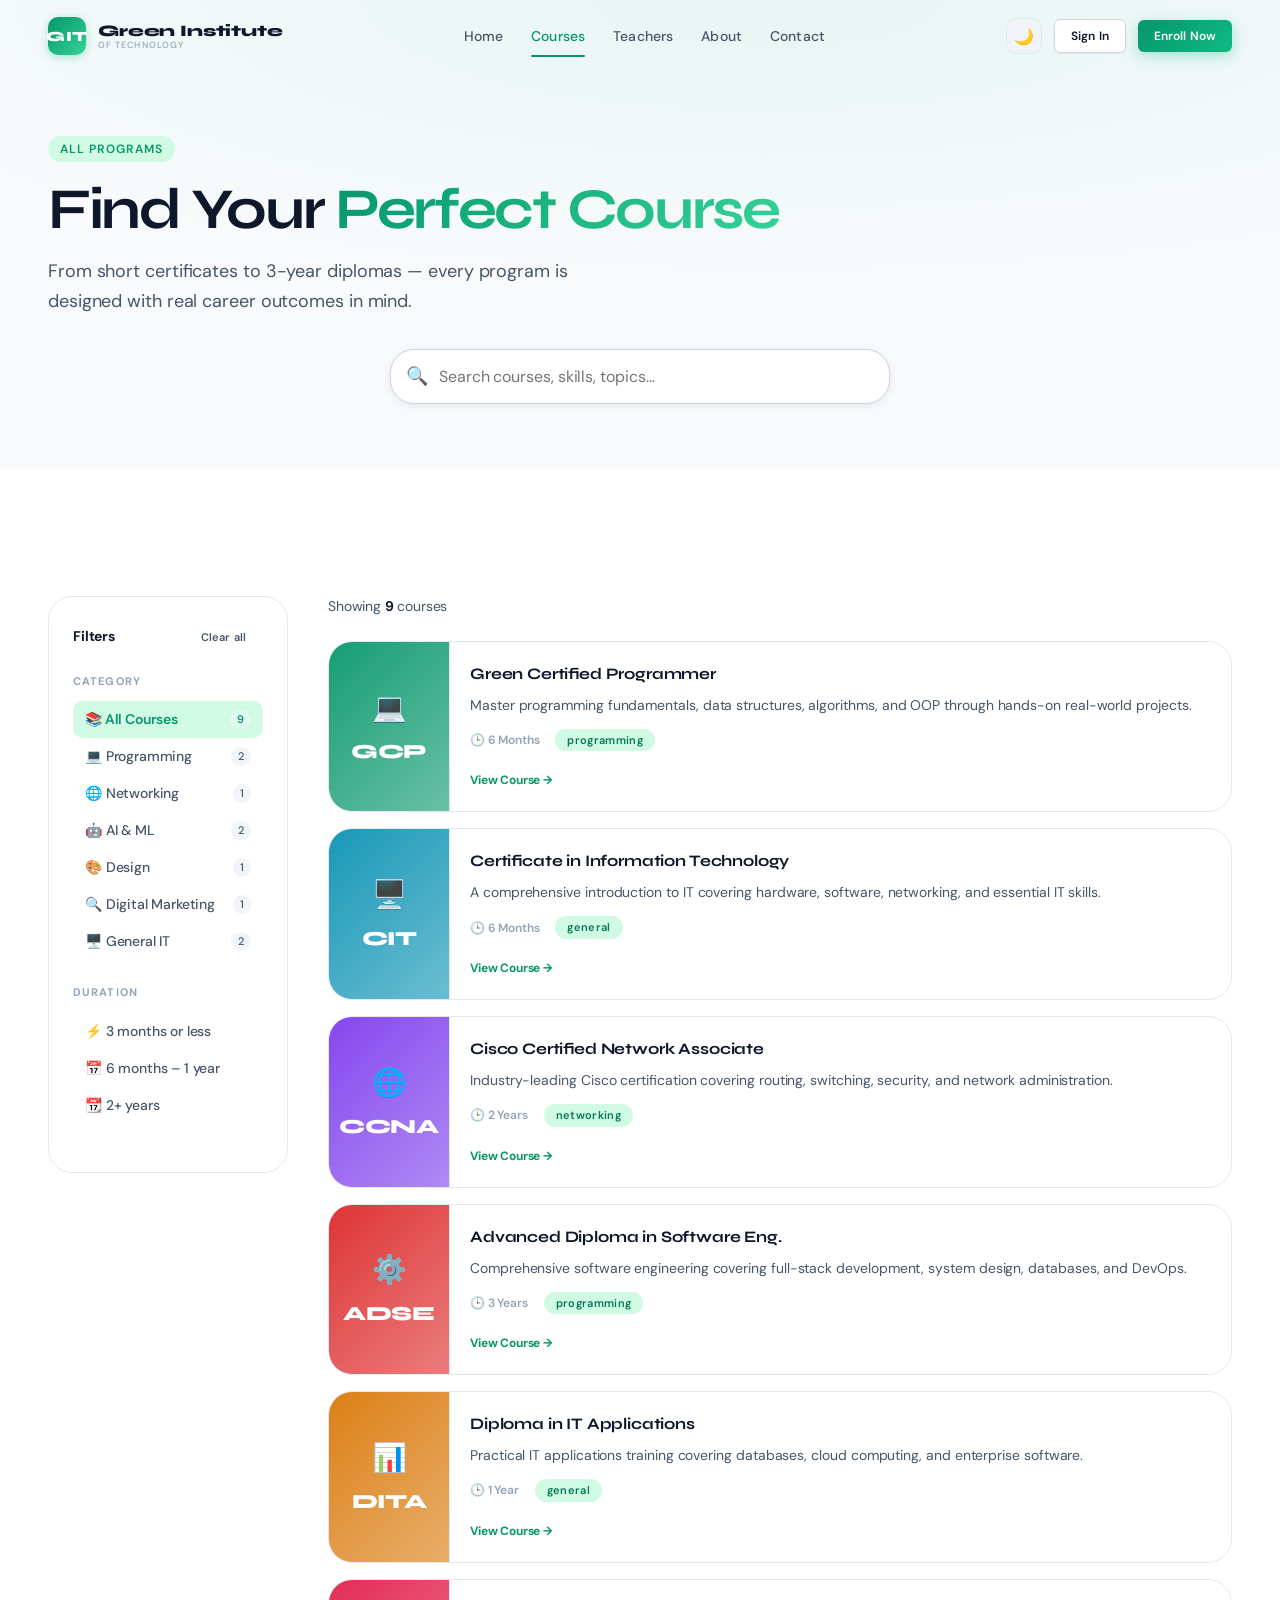
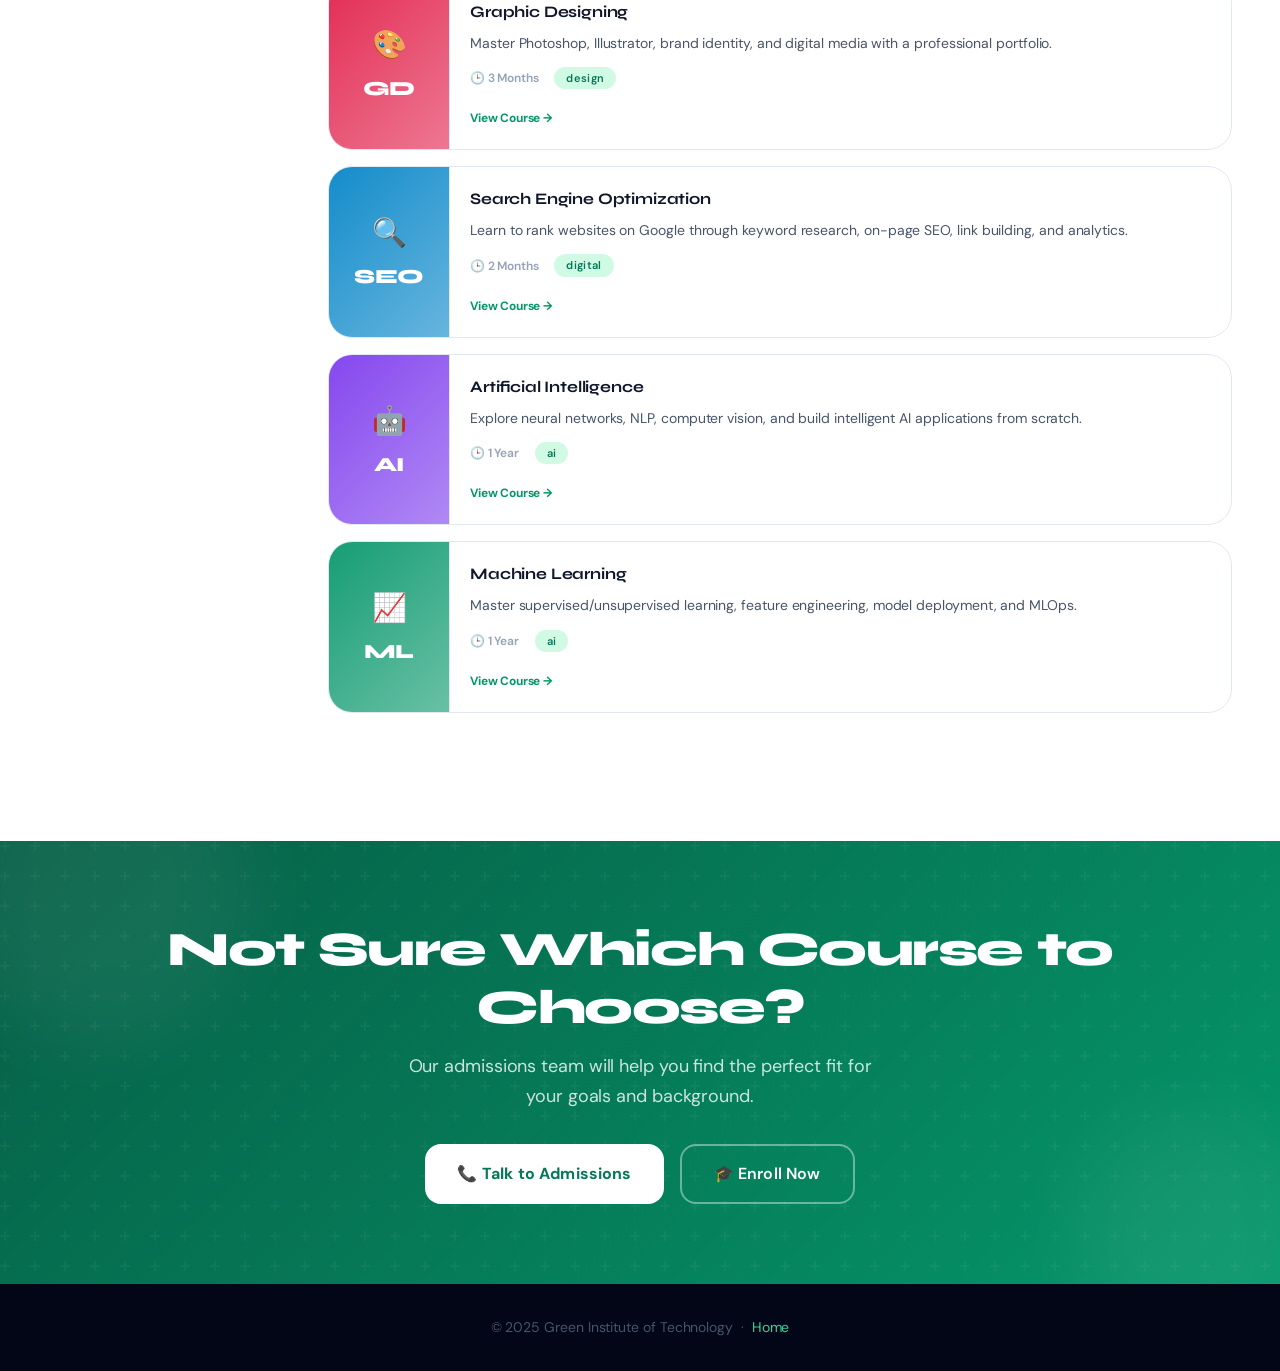
<file: pages/courses.html>
<!DOCTYPE html>
<html lang="en" data-theme="light">
<head>
  <meta charset="UTF-8">
  <meta name="viewport" content="width=device-width, initial-scale=1.0">
  <meta name="description" content="Browse all GIT courses – Programming, Networking, AI, Graphic Design, SEO and more.">
  <link rel="icon" type="image/svg+xml" href="../assets/icons/favicon-v2.svg">
  <title>All Courses – GIT</title>
  <link rel="stylesheet" href="../assets/fonts/fonts.css">
  <link rel="stylesheet" href="../css/tokens.css">
  <link rel="stylesheet" href="../css/base.css">
  <link rel="stylesheet" href="../css/navbar.css">
  <link rel="stylesheet" href="../css/sections.css">
  <link rel="stylesheet" href="../css/components.css">
  <style>
    .page-hero {
      padding-top: calc(var(--nav-height) + var(--space-16));
      padding-bottom: var(--space-16);
      background: var(--bg-secondary);
      position: relative;
      overflow: hidden;
    }
    .page-hero::before {
      content: '';
      position: absolute;
      inset: 0;
      background: radial-gradient(ellipse 80% 60% at 60% 0%, rgba(16,185,129,0.07), transparent);
      pointer-events: none;
    }
    .courses-page-grid {
      display: grid;
      grid-template-columns: 240px 1fr;
      gap: var(--space-10);
      align-items: start;
    }
    @media (max-width: 1023px) {
      .courses-page-grid { grid-template-columns: 1fr; }
      .courses-sidebar { display: none; }
    }
    .filter-sidebar {
      background: var(--bg-card);
      border: 1px solid var(--border-subtle);
      border-radius: var(--radius-xl);
      padding: var(--space-6);
      position: sticky;
      top: calc(var(--nav-height) + var(--space-4));
    }
    .filter-group { margin-bottom: var(--space-6); }
    .filter-group-title {
      font-size: 11px;
      font-weight: 700;
      text-transform: uppercase;
      letter-spacing: 0.1em;
      color: var(--text-tertiary);
      margin-bottom: var(--space-3);
    }
    .filter-option {
      display: flex;
      align-items: center;
      gap: var(--space-3);
      padding: var(--space-2) var(--space-3);
      border-radius: var(--radius-md);
      cursor: pointer;
      font-size: var(--text-sm);
      color: var(--text-secondary);
      font-weight: 500;
      transition: all var(--duration-fast);
    }
    .filter-option:hover { background: var(--bg-secondary); color: var(--text-primary); }
    .filter-option.active { background: var(--accent-light); color: var(--accent-primary); font-weight: 600; }
    [data-theme="dark"] .filter-option.active { background: rgba(16,185,129,0.1); }
    .filter-option-count {
      margin-left: auto;
      font-size: 11px;
      background: var(--bg-tertiary);
      padding: 1px 7px;
      border-radius: var(--radius-full);
    }
    .filter-option.active .filter-option-count { background: rgba(255,255,255,0.3); }

    /* Course card enhanced */
    .course-card-lg {
      background: var(--bg-card);
      border: 1px solid var(--border-subtle);
      border-radius: var(--radius-xl);
      overflow: hidden;
      display: flex;
      transition: all var(--duration-base) var(--ease-out-expo);
      cursor: pointer;
    }
    .course-card-lg:hover {
      box-shadow: var(--shadow-xl);
      transform: translateY(-3px);
      border-color: var(--border-default);
    }
    .course-card-lg-side {
      width: 120px;
      flex-shrink: 0;
      display: flex;
      align-items: center;
      justify-content: center;
      flex-direction: column;
      gap: var(--space-2);
      padding: var(--space-4);
    }
    .course-card-lg-abbr {
      font-family: var(--font-display);
      font-size: var(--text-xl);
      font-weight: 800;
      color: white;
      letter-spacing: -0.02em;
    }
    .course-card-lg-icon { font-size: 28px; }
    .course-card-lg-body {
      flex: 1;
      padding: var(--space-5) var(--space-6) var(--space-5) var(--space-5);
      display: flex;
      flex-direction: column;
      gap: var(--space-2);
      border-left: 1px solid var(--border-subtle);
    }
    .course-card-lg-title {
      font-family: var(--font-display);
      font-size: var(--text-base);
      font-weight: 700;
      color: var(--text-primary);
    }
    .course-card-lg-desc {
      font-size: var(--text-sm);
      color: var(--text-secondary);
      line-height: var(--leading-relaxed);
      display: -webkit-box;
      -webkit-line-clamp: 2;
      -webkit-box-orient: vertical;
      overflow: hidden;
    }
    .course-card-lg-meta {
      display: flex;
      align-items: center;
      gap: var(--space-4);
      flex-wrap: wrap;
      margin-top: var(--space-1);
    }
    .course-meta-pill {
      display: flex;
      align-items: center;
      gap: var(--space-1);
      font-size: var(--text-xs);
      font-weight: 600;
      color: var(--text-tertiary);
    }
    @media (max-width: 640px) {
      .course-card-lg { flex-direction: column; }
      .course-card-lg-side { width: 100%; height: 80px; flex-direction: row; }
      .course-card-lg-body { border-left: none; border-top: 1px solid var(--border-subtle); }
    }
  </style>
</head>
<body>

<!-- NAVBAR -->
<nav id="navbar">
  <div class="container navbar-inner">
    <a href="../index.html" class="nav-logo">
      <div class="nav-logo-mark">GIT</div>
      <div class="nav-logo-text">
        <span class="nav-logo-name">Green Institute</span>
        <span class="nav-logo-sub">of Technology</span>
      </div>
    </a>
    <div class="nav-links">
      <a href="../index.html"          class="nav-link">Home</a>
      <a href="courses.html"           class="nav-link active">Courses</a>
      <a href="teacher.html"          class="nav-link">Teachers</a>
      <a href="about.html"             class="nav-link">About</a>
      <a href="contact.html"           class="nav-link">Contact</a>
    </div>
    <div class="nav-actions">
      <button class="theme-toggle" aria-label="Toggle theme">
        <span class="icon-dark">🌙</span><span class="icon-light">☀️</span>
      </button>
      <button class="btn btn-secondary btn-sm" onclick="window.location.href='../index.html'">Sign In</button>
      <button class="btn btn-primary btn-sm" onclick="window.location.href='../index.html'">Enroll Now</button>
      <button class="nav-menu-btn">
        <span class="hamburger-line"></span><span class="hamburger-line"></span><span class="hamburger-line"></span>
      </button>
    </div>
  </div>
</nav>
<div class="nav-mobile-drawer">
  <nav class="mobile-nav-links">
    <a href="../index.html" class="mobile-nav-link">🏠 Home</a>
    <a href="courses.html"  class="mobile-nav-link active">📚 Courses</a>
    <a href="teachers.html" class="mobile-nav-link">👨‍🏫 Teachers</a>
    <a href="about.html"    class="mobile-nav-link">ℹ️ About</a>
    <a href="contact.html"  class="mobile-nav-link">📞 Contact</a>
  </nav>
</div>

<!-- PAGE HERO -->
<div class="page-hero">
  <div class="container" style="position:relative">
    <div class="eyebrow reveal">All Programs</div>
    <h1 class="text-display-lg reveal" style="margin-bottom:var(--space-4)">
      Find Your <span class="text-gradient-warm">Perfect Course</span>
    </h1>
    <p class="text-body-lg reveal" style="color:var(--text-secondary);max-width:540px;margin-bottom:var(--space-8)">
      From short certificates to 3-year diplomas — every program is designed with real career outcomes in mind.
    </p>

    <!-- Search -->
    <div class="search-bar-wrapper reveal" style="max-width:500px">
      <div class="search-input-wrapper">
        <span class="search-icon">🔍</span>
        <input id="courses-search" type="text" class="search-input" placeholder="Search courses, skills, topics…" autocomplete="off">
      </div>
      <div class="search-results" id="search-results"></div>
    </div>
  </div>
</div>

<!-- COURSES LISTING -->
<section class="section" style="background:var(--bg-primary)">
  <div class="container">
    <div class="courses-page-grid">

      <!-- Sidebar Filters -->
      <aside class="courses-sidebar">
        <div class="filter-sidebar">
          <div style="display:flex;align-items:center;justify-content:space-between;margin-bottom:var(--space-5)">
            <span style="font-size:var(--text-sm);font-weight:700">Filters</span>
            <button id="clear-filters" class="btn btn-ghost btn-sm" style="font-size:11px">Clear all</button>
          </div>

          <div class="filter-group">
            <div class="filter-group-title">Category</div>
            <div class="filter-option active" data-filter="all">
              📚 All Courses <span class="filter-option-count">9</span>
            </div>
            <div class="filter-option" data-filter="programming">
              💻 Programming <span class="filter-option-count">2</span>
            </div>
            <div class="filter-option" data-filter="networking">
              🌐 Networking <span class="filter-option-count">1</span>
            </div>
            <div class="filter-option" data-filter="ai">
              🤖 AI & ML <span class="filter-option-count">2</span>
            </div>
            <div class="filter-option" data-filter="design">
              🎨 Design <span class="filter-option-count">1</span>
            </div>
            <div class="filter-option" data-filter="digital">
              🔍 Digital Marketing <span class="filter-option-count">1</span>
            </div>
            <div class="filter-option" data-filter="general">
              🖥️ General IT <span class="filter-option-count">2</span>
            </div>
          </div>

          <div class="filter-group">
            <div class="filter-group-title">Duration</div>
            <div class="filter-option dur-filter" data-dur="short">⚡ 3 months or less</div>
            <div class="filter-option dur-filter" data-dur="medium">📅 6 months – 1 year</div>
            <div class="filter-option dur-filter" data-dur="long">📆 2+ years</div>
          </div>
        </div>
      </aside>

      <!-- Courses List -->
      <div>
        <div style="display:flex;align-items:center;justify-content:space-between;margin-bottom:var(--space-6);flex-wrap:wrap;gap:var(--space-3)">
          <div style="font-size:var(--text-sm);color:var(--text-secondary)">
            Showing <strong id="course-count" style="color:var(--text-primary)">9</strong> courses
          </div>
          <!-- Mobile filters -->
          <div class="show-mobile" style="display:none">
            <select id="mobile-filter" class="input-field" style="width:auto;padding:var(--space-2) var(--space-4)">
              <option value="all">All Categories</option>
              <option value="programming">Programming</option>
              <option value="networking">Networking</option>
              <option value="ai">AI & ML</option>
              <option value="design">Design</option>
              <option value="digital">Digital Marketing</option>
              <option value="general">General IT</option>
            </select>
          </div>
        </div>

        <div id="courses-list-lg" style="display:flex;flex-direction:column;gap:var(--space-4)">
          <!-- Rendered by JS -->
        </div>

        <div id="no-results" style="display:none;text-align:center;padding:var(--space-16);color:var(--text-tertiary)">
          <div style="font-size:48px;margin-bottom:var(--space-4)">🔍</div>
          <p style="font-size:var(--text-lg);font-weight:600;color:var(--text-secondary)">No courses found</p>
          <p style="font-size:var(--text-sm);margin-top:var(--space-2)">Try adjusting your search or filters</p>
        </div>
      </div>
    </div>
  </div>
</section>

<!-- CTA -->
<section class="cta-section">
  <div class="cta-orb cta-orb-1"></div>
  <div class="cta-orb cta-orb-2"></div>
  <div class="container cta-content">
    <h2 class="cta-title reveal">Not Sure Which Course to Choose?</h2>
    <p class="cta-subtitle reveal">Our admissions team will help you find the perfect fit for your goals and background.</p>
    <div class="cta-buttons reveal">
      <a href="contact.html" class="btn btn-white btn-lg">📞 Talk to Admissions</a>
      <a href="../index.html" class="btn btn-outline-white btn-lg">🎓 Enroll Now</a>
    </div>
  </div>
</section>

<footer style="background:var(--neutral-950);padding:var(--space-8) 0;text-align:center;color:rgba(255,255,255,0.4);font-size:var(--text-sm)">
  <p>© 2025 Green Institute of Technology &nbsp;·&nbsp; <a href="../index.html" style="color:var(--emerald-400)">Home</a></p>
</footer>

<div id="toast-container"></div>
<script src="../js/app.js"></script>
<script>
  // Inline courses data (subset from home.js)
  const COURSES_DATA = [
    { id:'gcp',  abbr:'GCP',  name:'Green Certified Programmer',           duration:'6 Months',  category:'programming', icon:'💻', color:'#059669', desc:'Master programming fundamentals, data structures, algorithms, and OOP through hands-on real-world projects.', dur:'medium' },
    { id:'cit',  abbr:'CIT',  name:'Certificate in Information Technology',duration:'6 Months',  category:'general',     icon:'🖥️', color:'#0891b2', desc:'A comprehensive introduction to IT covering hardware, software, networking, and essential IT skills.', dur:'medium' },
    { id:'ccna', abbr:'CCNA', name:'Cisco Certified Network Associate',     duration:'2 Years',   category:'networking',  icon:'🌐', color:'#7c3aed', desc:'Industry-leading Cisco certification covering routing, switching, security, and network administration.', dur:'long' },
    { id:'adse', abbr:'ADSE', name:'Advanced Diploma in Software Eng.',     duration:'3 Years',   category:'programming', icon:'⚙️', color:'#dc2626', desc:'Comprehensive software engineering covering full-stack development, system design, databases, and DevOps.', dur:'long' },
    { id:'dita', abbr:'DITA', name:'Diploma in IT Applications',            duration:'1 Year',    category:'general',     icon:'📊', color:'#d97706', desc:'Practical IT applications training covering databases, cloud computing, and enterprise software.', dur:'medium' },
    { id:'gd',   abbr:'GD',   name:'Graphic Designing',                     duration:'3 Months',  category:'design',      icon:'🎨', color:'#e11d48', desc:'Master Photoshop, Illustrator, brand identity, and digital media with a professional portfolio.', dur:'short' },
    { id:'seo',  abbr:'SEO',  name:'Search Engine Optimization',            duration:'2 Months',  category:'digital',     icon:'🔍', color:'#0284c7', desc:'Learn to rank websites on Google through keyword research, on-page SEO, link building, and analytics.', dur:'short' },
    { id:'ai',   abbr:'AI',   name:'Artificial Intelligence',                duration:'1 Year',    category:'ai',          icon:'🤖', color:'#7c3aed', desc:'Explore neural networks, NLP, computer vision, and build intelligent AI applications from scratch.', dur:'medium' },
    { id:'ml',   abbr:'ML',   name:'Machine Learning',                      duration:'1 Year',    category:'ai',          icon:'📈', color:'#059669', desc:'Master supervised/unsupervised learning, feature engineering, model deployment, and MLOps.', dur:'medium' },
  ];

  let currentFilter = 'all';
  let currentSearch = '';

  function renderCourses() {
    const list = document.getElementById('courses-list-lg');
    const noRes = document.getElementById('no-results');
    const count = document.getElementById('course-count');

    let filtered = COURSES_DATA.filter(c => {
      const matchCat = currentFilter === 'all' || c.category === currentFilter;
      const q = currentSearch.toLowerCase();
      const matchSearch = !q || c.name.toLowerCase().includes(q) || c.abbr.toLowerCase().includes(q) || c.desc.toLowerCase().includes(q);
      return matchCat && matchSearch;
    });

    count.textContent = filtered.length;

    if (filtered.length === 0) {
      list.innerHTML = '';
      noRes.style.display = 'block';
      return;
    }
    noRes.style.display = 'none';

    list.innerHTML = filtered.map((c, i) => `
      <div class="course-card-lg reveal" onclick="window.location.href='../courses/course-detail.html?id=${c.id}'" style="transition-delay:${i*60}ms">
        <div class="course-card-lg-side" style="background:linear-gradient(135deg,${c.color}ee,${c.color}99)">
          <span class="course-card-lg-icon">${c.icon}</span>
          <div class="course-card-lg-abbr">${c.abbr}</div>
        </div>
        <div class="course-card-lg-body">
          <div class="course-card-lg-title">${c.name}</div>
          <p class="course-card-lg-desc">${c.desc}</p>
          <div class="course-card-lg-meta">
            <span class="course-meta-pill">🕒 ${c.duration}</span>
            <span class="badge badge-green">${c.category}</span>
          </div>
          <div style="margin-top:var(--space-2)">
            <span style="font-size:var(--text-xs);font-weight:700;color:var(--accent-primary)">View Course →</span>
          </div>
        </div>
      </div>
    `).join('');

    // Re-run reveal
    const obs = new IntersectionObserver(entries => {
      entries.forEach(e => { if (e.isIntersecting) { e.target.classList.add('visible'); obs.unobserve(e.target); }});
    }, { threshold: 0.05 });
    list.querySelectorAll('.reveal').forEach(el => obs.observe(el));
  }

  // Filter buttons
  document.querySelectorAll('.filter-option[data-filter]').forEach(btn => {
    btn.addEventListener('click', function() {
      document.querySelectorAll('.filter-option[data-filter]').forEach(b => b.classList.remove('active'));
      this.classList.add('active');
      currentFilter = this.getAttribute('data-filter');
      renderCourses();
    });
  });

  // Mobile filter
  document.getElementById('mobile-filter')?.addEventListener('change', function() {
    currentFilter = this.value;
    renderCourses();
  });

  // Clear
  document.getElementById('clear-filters')?.addEventListener('click', () => {
    currentFilter = 'all';
    currentSearch = '';
    document.getElementById('courses-search').value = '';
    document.querySelectorAll('.filter-option').forEach(b => b.classList.remove('active'));
    document.querySelector('.filter-option[data-filter="all"]')?.classList.add('active');
    renderCourses();
  });

  // Search
  const searchInput = document.getElementById('courses-search');
  const searchResults = document.getElementById('search-results');

  searchInput?.addEventListener('input', function() {
    currentSearch = this.value;
    renderCourses();

    // Dropdown results
    const q = this.value.trim().toLowerCase();
    if (q.length < 2) { searchResults.classList.remove('show'); return; }
    const matches = COURSES_DATA.filter(c => c.name.toLowerCase().includes(q) || c.abbr.toLowerCase().includes(q));
    if (!matches.length) { searchResults.classList.remove('show'); return; }
    searchResults.innerHTML = matches.slice(0, 5).map(c => `
      <div class="search-result-item" onclick="window.location.href='../courses/course-detail.html?id=${c.id}'">
        <div class="search-result-icon">${c.icon}</div>
        <div><div class="search-result-name">${c.name}</div><div class="search-result-type">Course · ${c.duration}</div></div>
      </div>`).join('');
    searchResults.classList.add('show');
  });

  document.addEventListener('click', e => {
    if (!searchInput.contains(e.target)) searchResults.classList.remove('show');
  });

  // Init
  document.addEventListener('DOMContentLoaded', renderCourses);
</script>
</body>
</html>
</file>
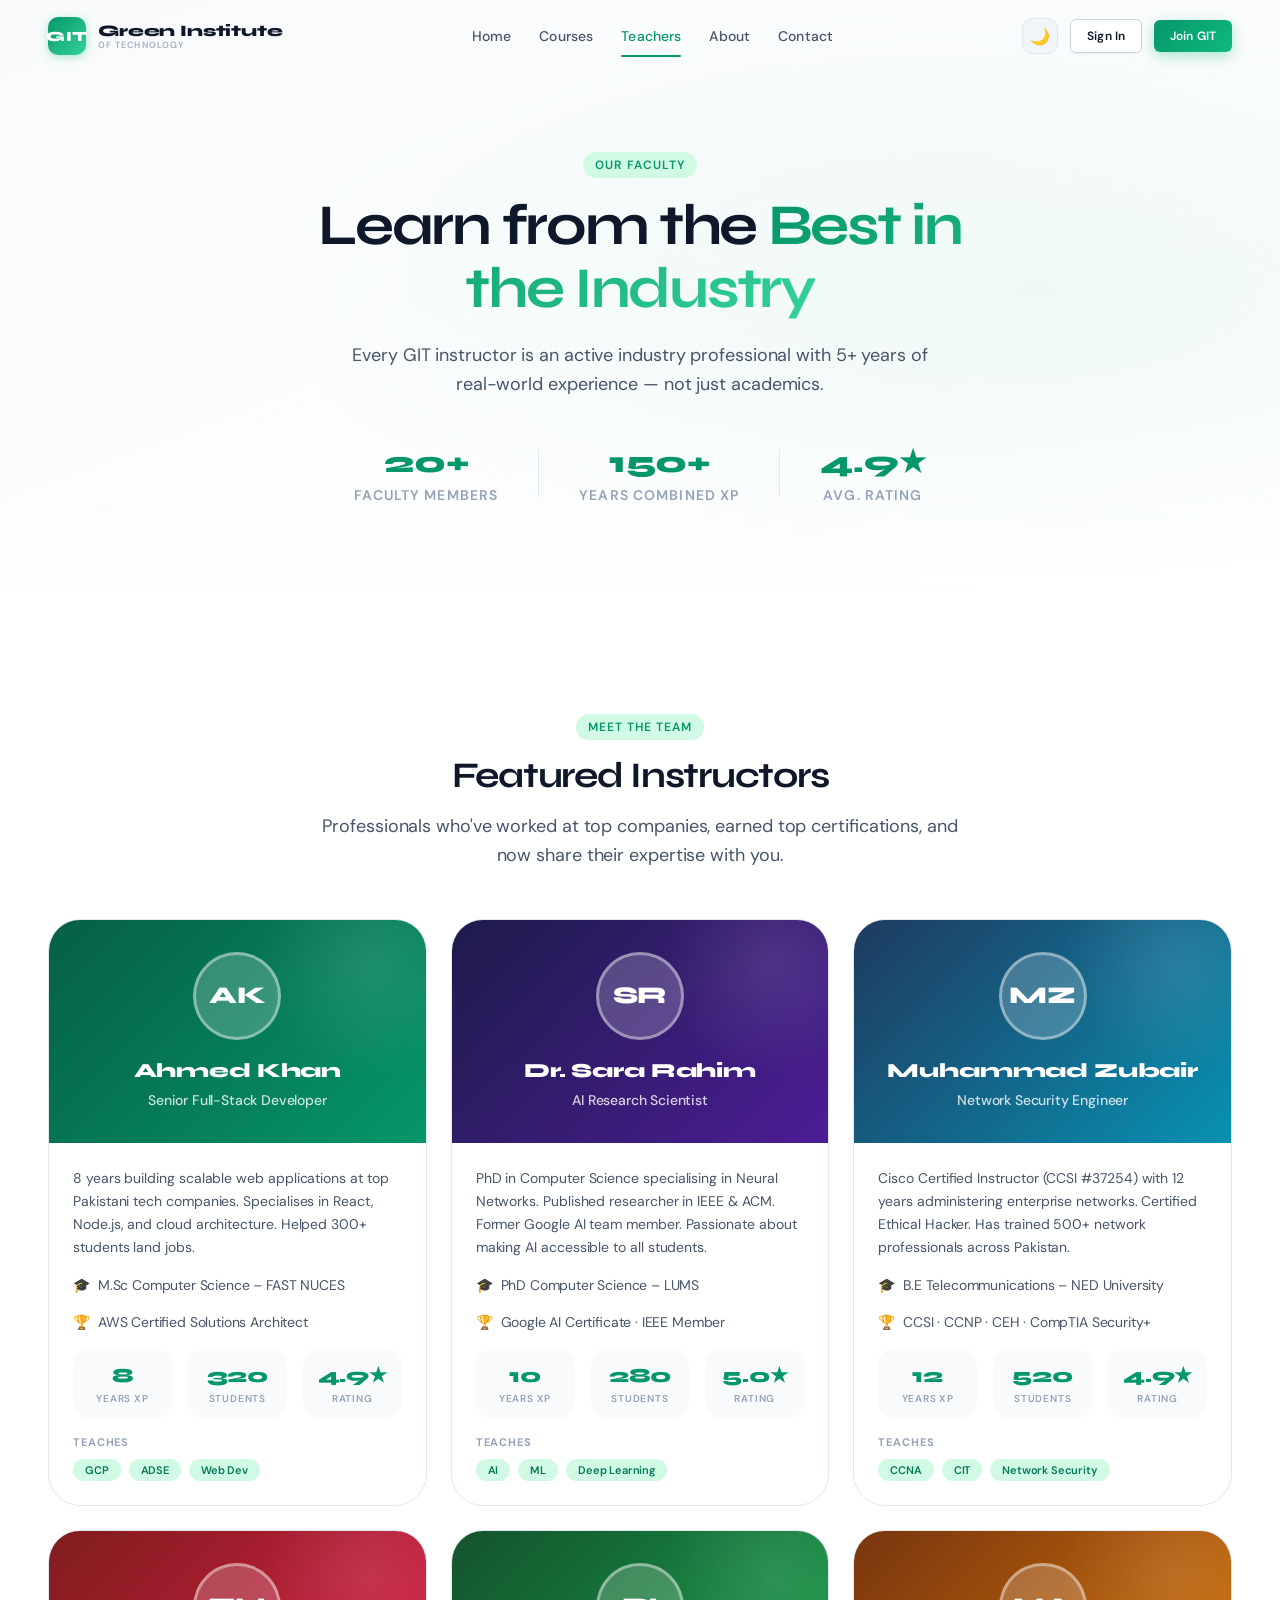
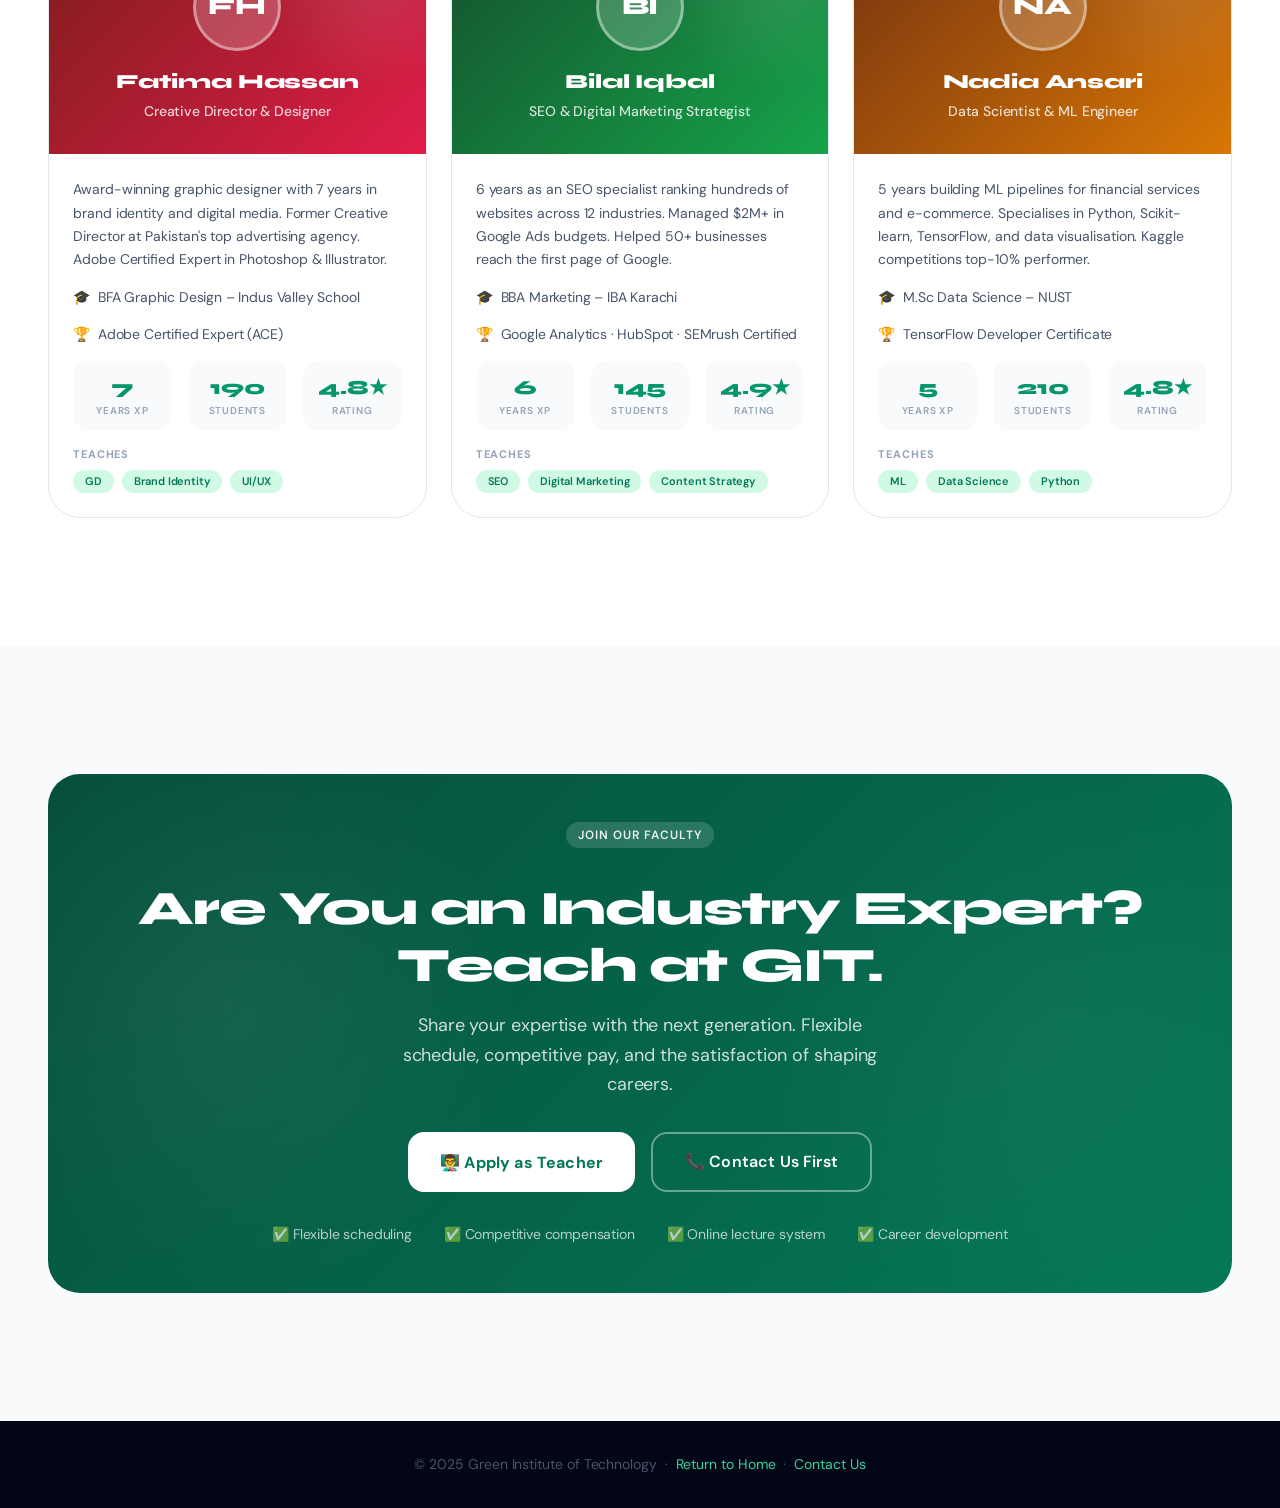
<file: pages/teacher.html>
<!DOCTYPE html>
<html lang="en" data-theme="light">
<head>
  <meta charset="UTF-8">
  <meta name="viewport" content="width=device-width, initial-scale=1.0">
  <meta name="description" content="Meet GIT's world-class faculty – industry professionals bringing real experience into the classroom.">
  <link rel="icon" type="image/svg+xml" href="../assets/icons/favicon-v2.svg">
  <title>Our Teachers – GIT</title>
  <meta name="theme-color" content="#059669">
  <link rel="stylesheet" href="../assets/fonts/fonts.css">
  <link rel="stylesheet" href="../css/tokens.css">
  <link rel="stylesheet" href="../css/base.css">
  <link rel="stylesheet" href="../css/navbar.css">
  <link rel="stylesheet" href="../css/sections.css">
  <link rel="stylesheet" href="../css/components.css">
  <style>
    .page-hero {
      padding-top: calc(var(--nav-height) + var(--space-20));
      padding-bottom: var(--space-20);
      background: linear-gradient(160deg, var(--bg-secondary) 0%, var(--bg-primary) 100%);
      position: relative;
      overflow: hidden;
    }
    .page-hero-bg {
      position: absolute;
      inset: 0;
      background: radial-gradient(ellipse 60% 50% at 80% 50%, rgba(16,185,129,0.06), transparent);
      pointer-events: none;
    }

    /* Teacher Detail Card */
    .teacher-detail-card {
      background: var(--bg-card);
      border: 1px solid var(--border-subtle);
      border-radius: var(--radius-2xl);
      overflow: hidden;
      transition: all var(--duration-base) var(--ease-out-expo);
      display: flex;
      flex-direction: column;
    }
    .teacher-detail-card:hover {
      box-shadow: var(--shadow-xl);
      transform: translateY(-4px);
      border-color: var(--border-default);
    }
    .teacher-card-top {
      padding: var(--space-8);
      background: linear-gradient(135deg, var(--emerald-800), var(--emerald-600));
      position: relative;
      text-align: center;
      overflow: hidden;
    }
    .teacher-card-top::before {
      content: '';
      position: absolute;
      top: -40%;
      right: -20%;
      width: 70%;
      height: 120%;
      background: radial-gradient(circle, rgba(255,255,255,0.1), transparent 60%);
    }
    .teacher-avatar-lg {
      width: 88px;
      height: 88px;
      border-radius: var(--radius-full);
      background: rgba(255,255,255,0.2);
      border: 3px solid rgba(255,255,255,0.4);
      display: flex;
      align-items: center;
      justify-content: center;
      font-family: var(--font-display);
      font-weight: 800;
      font-size: var(--text-2xl);
      color: white;
      margin: 0 auto var(--space-4);
      position: relative;
      z-index: 1;
    }
    .teacher-card-name {
      font-family: var(--font-display);
      font-weight: 800;
      font-size: var(--text-xl);
      color: white;
      margin-bottom: var(--space-1);
      position: relative;
      z-index: 1;
    }
    .teacher-card-subject {
      font-size: var(--text-sm);
      color: rgba(255,255,255,0.8);
      font-weight: 500;
      position: relative;
      z-index: 1;
    }
    .teacher-card-body {
      padding: var(--space-6);
      flex: 1;
      display: flex;
      flex-direction: column;
      gap: var(--space-4);
    }
    .teacher-qualification {
      display: flex;
      align-items: center;
      gap: var(--space-2);
      font-size: var(--text-sm);
      color: var(--text-secondary);
    }
    .teacher-stat-row {
      display: flex;
      gap: var(--space-4);
    }
    .teacher-stat {
      flex: 1;
      background: var(--bg-secondary);
      border-radius: var(--radius-lg);
      padding: var(--space-3);
      text-align: center;
    }
    .teacher-stat-val {
      font-family: var(--font-display);
      font-size: var(--text-xl);
      font-weight: 800;
      color: var(--accent-primary);
    }
    .teacher-stat-lbl {
      font-size: 10px;
      color: var(--text-tertiary);
      text-transform: uppercase;
      letter-spacing: 0.08em;
      font-weight: 600;
    }
    .teacher-courses-list {
      display: flex;
      flex-wrap: wrap;
      gap: var(--space-2);
    }
    .teacher-course-tag {
      font-size: 11px;
      padding: 3px var(--space-3);
      background: var(--accent-light);
      color: var(--emerald-700);
      border-radius: var(--radius-full);
      font-weight: 600;
    }
    [data-theme="dark"] .teacher-course-tag {
      background: rgba(16,185,129,0.12);
      color: var(--emerald-400);
    }

    /* Join CTA */
    .join-teacher-banner {
      background: linear-gradient(135deg, var(--emerald-900), var(--emerald-700));
      border-radius: var(--radius-2xl);
      padding: var(--space-12) var(--space-10);
      text-align: center;
      position: relative;
      overflow: hidden;
    }
    .join-teacher-banner::before {
      content: '';
      position: absolute;
      top: -30%;
      left: -10%;
      width: 50%;
      height: 150%;
      background: radial-gradient(circle, rgba(255,255,255,0.06), transparent 60%);
    }
    .join-teacher-banner::after {
      content: '';
      position: absolute;
      bottom: -30%;
      right: -10%;
      width: 50%;
      height: 150%;
      background: radial-gradient(circle, rgba(255,255,255,0.04), transparent 60%);
    }
  </style>
</head>
<body>

<!-- NAVBAR -->
<nav id="navbar">
  <div class="container navbar-inner">
    <a href="../index.html" class="nav-logo">
      <div class="nav-logo-mark">GIT</div>
      <div class="nav-logo-text">
        <span class="nav-logo-name">Green Institute</span>
        <span class="nav-logo-sub">of Technology</span>
      </div>
    </a>
    <div class="nav-links">
      <a href="../index.html"           class="nav-link">Home</a>
      <a href="../index.html#courses"   class="nav-link">Courses</a>
      <a href="teacher.html"           class="nav-link active">Teachers</a>
      <a href="about.html"              class="nav-link">About</a>
      <a href="contact.html"            class="nav-link">Contact</a>
    </div>
    <div class="nav-actions">
      <button class="theme-toggle" aria-label="Toggle theme">
        <span class="icon-dark">🌙</span><span class="icon-light">☀️</span>
      </button>
      <button class="btn btn-secondary btn-sm" onclick="window.location.href='../index.html'">Sign In</button>
      <button class="btn btn-primary btn-sm" onclick="window.location.href='../index.html'">Join GIT</button>
      <button class="nav-menu-btn">
        <span class="hamburger-line"></span>
        <span class="hamburger-line"></span>
        <span class="hamburger-line"></span>
      </button>
    </div>
  </div>
</nav>

<div class="nav-mobile-drawer">
  <nav class="mobile-nav-links">
    <a href="../index.html"          class="mobile-nav-link">🏠 Home</a>
    <a href="../index.html#courses"  class="mobile-nav-link">📚 Courses</a>
    <a href="teachers.html"          class="mobile-nav-link active">👨‍🏫 Teachers</a>
    <a href="about.html"             class="mobile-nav-link">ℹ️ About</a>
    <a href="contact.html"           class="mobile-nav-link">📞 Contact</a>
  </nav>
  <div class="mobile-nav-actions">
    <button class="btn btn-primary" onclick="window.location.href='../index.html'">Join GIT</button>
  </div>
</div>

<!-- PAGE HERO -->
<div class="page-hero">
  <div class="page-hero-bg"></div>
  <div class="container" style="text-align:center; position:relative">
    <div class="eyebrow reveal">Our Faculty</div>
    <h1 class="text-display-lg reveal" style="max-width:680px;margin-inline:auto;margin-bottom:var(--space-5)">
      Learn from the <span class="text-gradient-warm">Best in the Industry</span>
    </h1>
    <p class="text-body-lg reveal" style="color:var(--text-secondary);max-width:580px;margin-inline:auto">
      Every GIT instructor is an active industry professional with 5+ years of real-world experience — not just academics.
    </p>

    <!-- Quick stats row -->
    <div class="reveal" style="display:flex;justify-content:center;gap:var(--space-10);margin-top:var(--space-10);flex-wrap:wrap">
      <div style="text-align:center">
        <div style="font-family:var(--font-display);font-size:var(--text-3xl);font-weight:800;color:var(--accent-primary)">20+</div>
        <div style="font-size:var(--text-sm);color:var(--text-tertiary);font-weight:600;text-transform:uppercase;letter-spacing:0.08em">Faculty Members</div>
      </div>
      <div style="width:1px;height:48px;background:var(--border-subtle);align-self:center"></div>
      <div style="text-align:center">
        <div style="font-family:var(--font-display);font-size:var(--text-3xl);font-weight:800;color:var(--accent-primary)">150+</div>
        <div style="font-size:var(--text-sm);color:var(--text-tertiary);font-weight:600;text-transform:uppercase;letter-spacing:0.08em">Years Combined XP</div>
      </div>
      <div style="width:1px;height:48px;background:var(--border-subtle);align-self:center"></div>
      <div style="text-align:center">
        <div style="font-family:var(--font-display);font-size:var(--text-3xl);font-weight:800;color:var(--accent-primary)">4.9★</div>
        <div style="font-size:var(--text-sm);color:var(--text-tertiary);font-weight:600;text-transform:uppercase;letter-spacing:0.08em">Avg. Rating</div>
      </div>
    </div>
  </div>
</div>

<!-- TEACHERS GRID -->
<section class="section" style="background:var(--bg-primary)">
  <div class="container">
    <div class="section-header" style="margin-bottom:var(--space-12)">
      <div class="eyebrow">Meet the Team</div>
      <h2 class="reveal">Featured Instructors</h2>
      <p class="reveal">Professionals who've worked at top companies, earned top certifications, and now share their expertise with you.</p>
    </div>

    <div style="display:grid;grid-template-columns:repeat(auto-fill,minmax(300px,1fr));gap:var(--space-6)" class="stagger">

      <!-- Teacher 1 -->
      <div class="teacher-detail-card reveal">
        <div class="teacher-card-top">
          <div class="teacher-avatar-lg">AK</div>
          <div class="teacher-card-name">Ahmed Khan</div>
          <div class="teacher-card-subject">Senior Full-Stack Developer</div>
        </div>
        <div class="teacher-card-body">
          <p style="font-size:var(--text-sm);color:var(--text-secondary);line-height:var(--leading-relaxed)">8 years building scalable web applications at top Pakistani tech companies. Specialises in React, Node.js, and cloud architecture. Helped 300+ students land jobs.</p>
          <div class="teacher-qualification"><span>🎓</span> M.Sc Computer Science – FAST NUCES</div>
          <div class="teacher-qualification"><span>🏆</span> AWS Certified Solutions Architect</div>
          <div class="teacher-stat-row">
            <div class="teacher-stat"><div class="teacher-stat-val">8</div><div class="teacher-stat-lbl">Years XP</div></div>
            <div class="teacher-stat"><div class="teacher-stat-val">320</div><div class="teacher-stat-lbl">Students</div></div>
            <div class="teacher-stat"><div class="teacher-stat-val">4.9★</div><div class="teacher-stat-lbl">Rating</div></div>
          </div>
          <div>
            <div style="font-size:11px;font-weight:700;color:var(--text-tertiary);text-transform:uppercase;letter-spacing:0.08em;margin-bottom:var(--space-2)">Teaches</div>
            <div class="teacher-courses-list">
              <span class="teacher-course-tag">GCP</span>
              <span class="teacher-course-tag">ADSE</span>
              <span class="teacher-course-tag">Web Dev</span>
            </div>
          </div>
        </div>
      </div>

      <!-- Teacher 2 -->
      <div class="teacher-detail-card reveal">
        <div class="teacher-card-top" style="background:linear-gradient(135deg,#1e1b4b,#4c1d95)">
          <div class="teacher-avatar-lg">SR</div>
          <div class="teacher-card-name">Dr. Sara Rahim</div>
          <div class="teacher-card-subject">AI Research Scientist</div>
        </div>
        <div class="teacher-card-body">
          <p style="font-size:var(--text-sm);color:var(--text-secondary);line-height:var(--leading-relaxed)">PhD in Computer Science specialising in Neural Networks. Published researcher in IEEE & ACM. Former Google AI team member. Passionate about making AI accessible to all students.</p>
          <div class="teacher-qualification"><span>🎓</span> PhD Computer Science – LUMS</div>
          <div class="teacher-qualification"><span>🏆</span> Google AI Certificate · IEEE Member</div>
          <div class="teacher-stat-row">
            <div class="teacher-stat"><div class="teacher-stat-val">10</div><div class="teacher-stat-lbl">Years XP</div></div>
            <div class="teacher-stat"><div class="teacher-stat-val">280</div><div class="teacher-stat-lbl">Students</div></div>
            <div class="teacher-stat"><div class="teacher-stat-val">5.0★</div><div class="teacher-stat-lbl">Rating</div></div>
          </div>
          <div>
            <div style="font-size:11px;font-weight:700;color:var(--text-tertiary);text-transform:uppercase;letter-spacing:0.08em;margin-bottom:var(--space-2)">Teaches</div>
            <div class="teacher-courses-list">
              <span class="teacher-course-tag">AI</span>
              <span class="teacher-course-tag">ML</span>
              <span class="teacher-course-tag">Deep Learning</span>
            </div>
          </div>
        </div>
      </div>

      <!-- Teacher 3 -->
      <div class="teacher-detail-card reveal">
        <div class="teacher-card-top" style="background:linear-gradient(135deg,#1e3a5f,#0891b2)">
          <div class="teacher-avatar-lg">MZ</div>
          <div class="teacher-card-name">Muhammad Zubair</div>
          <div class="teacher-card-subject">Network Security Engineer</div>
        </div>
        <div class="teacher-card-body">
          <p style="font-size:var(--text-sm);color:var(--text-secondary);line-height:var(--leading-relaxed)">Cisco Certified Instructor (CCSI #37254) with 12 years administering enterprise networks. Certified Ethical Hacker. Has trained 500+ network professionals across Pakistan.</p>
          <div class="teacher-qualification"><span>🎓</span> B.E Telecommunications – NED University</div>
          <div class="teacher-qualification"><span>🏆</span> CCSI · CCNP · CEH · CompTIA Security+</div>
          <div class="teacher-stat-row">
            <div class="teacher-stat"><div class="teacher-stat-val">12</div><div class="teacher-stat-lbl">Years XP</div></div>
            <div class="teacher-stat"><div class="teacher-stat-val">520</div><div class="teacher-stat-lbl">Students</div></div>
            <div class="teacher-stat"><div class="teacher-stat-val">4.9★</div><div class="teacher-stat-lbl">Rating</div></div>
          </div>
          <div>
            <div style="font-size:11px;font-weight:700;color:var(--text-tertiary);text-transform:uppercase;letter-spacing:0.08em;margin-bottom:var(--space-2)">Teaches</div>
            <div class="teacher-courses-list">
              <span class="teacher-course-tag">CCNA</span>
              <span class="teacher-course-tag">CIT</span>
              <span class="teacher-course-tag">Network Security</span>
            </div>
          </div>
        </div>
      </div>

      <!-- Teacher 4 -->
      <div class="teacher-detail-card reveal">
        <div class="teacher-card-top" style="background:linear-gradient(135deg,#7f1d1d,#e11d48)">
          <div class="teacher-avatar-lg">FH</div>
          <div class="teacher-card-name">Fatima Hassan</div>
          <div class="teacher-card-subject">Creative Director & Designer</div>
        </div>
        <div class="teacher-card-body">
          <p style="font-size:var(--text-sm);color:var(--text-secondary);line-height:var(--leading-relaxed)">Award-winning graphic designer with 7 years in brand identity and digital media. Former Creative Director at Pakistan's top advertising agency. Adobe Certified Expert in Photoshop & Illustrator.</p>
          <div class="teacher-qualification"><span>🎓</span> BFA Graphic Design – Indus Valley School</div>
          <div class="teacher-qualification"><span>🏆</span> Adobe Certified Expert (ACE)</div>
          <div class="teacher-stat-row">
            <div class="teacher-stat"><div class="teacher-stat-val">7</div><div class="teacher-stat-lbl">Years XP</div></div>
            <div class="teacher-stat"><div class="teacher-stat-val">190</div><div class="teacher-stat-lbl">Students</div></div>
            <div class="teacher-stat"><div class="teacher-stat-val">4.8★</div><div class="teacher-stat-lbl">Rating</div></div>
          </div>
          <div>
            <div style="font-size:11px;font-weight:700;color:var(--text-tertiary);text-transform:uppercase;letter-spacing:0.08em;margin-bottom:var(--space-2)">Teaches</div>
            <div class="teacher-courses-list">
              <span class="teacher-course-tag">GD</span>
              <span class="teacher-course-tag">Brand Identity</span>
              <span class="teacher-course-tag">UI/UX</span>
            </div>
          </div>
        </div>
      </div>

      <!-- Teacher 5 -->
      <div class="teacher-detail-card reveal">
        <div class="teacher-card-top" style="background:linear-gradient(135deg,#14532d,#16a34a)">
          <div class="teacher-avatar-lg">BI</div>
          <div class="teacher-card-name">Bilal Iqbal</div>
          <div class="teacher-card-subject">SEO & Digital Marketing Strategist</div>
        </div>
        <div class="teacher-card-body">
          <p style="font-size:var(--text-sm);color:var(--text-secondary);line-height:var(--leading-relaxed)">6 years as an SEO specialist ranking hundreds of websites across 12 industries. Managed $2M+ in Google Ads budgets. Helped 50+ businesses reach the first page of Google.</p>
          <div class="teacher-qualification"><span>🎓</span> BBA Marketing – IBA Karachi</div>
          <div class="teacher-qualification"><span>🏆</span> Google Analytics · HubSpot · SEMrush Certified</div>
          <div class="teacher-stat-row">
            <div class="teacher-stat"><div class="teacher-stat-val">6</div><div class="teacher-stat-lbl">Years XP</div></div>
            <div class="teacher-stat"><div class="teacher-stat-val">145</div><div class="teacher-stat-lbl">Students</div></div>
            <div class="teacher-stat"><div class="teacher-stat-val">4.9★</div><div class="teacher-stat-lbl">Rating</div></div>
          </div>
          <div>
            <div style="font-size:11px;font-weight:700;color:var(--text-tertiary);text-transform:uppercase;letter-spacing:0.08em;margin-bottom:var(--space-2)">Teaches</div>
            <div class="teacher-courses-list">
              <span class="teacher-course-tag">SEO</span>
              <span class="teacher-course-tag">Digital Marketing</span>
              <span class="teacher-course-tag">Content Strategy</span>
            </div>
          </div>
        </div>
      </div>

      <!-- Teacher 6 -->
      <div class="teacher-detail-card reveal">
        <div class="teacher-card-top" style="background:linear-gradient(135deg,#78350f,#d97706)">
          <div class="teacher-avatar-lg">NA</div>
          <div class="teacher-card-name">Nadia Ansari</div>
          <div class="teacher-card-subject">Data Scientist & ML Engineer</div>
        </div>
        <div class="teacher-card-body">
          <p style="font-size:var(--text-sm);color:var(--text-secondary);line-height:var(--leading-relaxed)">5 years building ML pipelines for financial services and e-commerce. Specialises in Python, Scikit-learn, TensorFlow, and data visualisation. Kaggle competitions top-10% performer.</p>
          <div class="teacher-qualification"><span>🎓</span> M.Sc Data Science – NUST</div>
          <div class="teacher-qualification"><span>🏆</span> TensorFlow Developer Certificate</div>
          <div class="teacher-stat-row">
            <div class="teacher-stat"><div class="teacher-stat-val">5</div><div class="teacher-stat-lbl">Years XP</div></div>
            <div class="teacher-stat"><div class="teacher-stat-val">210</div><div class="teacher-stat-lbl">Students</div></div>
            <div class="teacher-stat"><div class="teacher-stat-val">4.8★</div><div class="teacher-stat-lbl">Rating</div></div>
          </div>
          <div>
            <div style="font-size:11px;font-weight:700;color:var(--text-tertiary);text-transform:uppercase;letter-spacing:0.08em;margin-bottom:var(--space-2)">Teaches</div>
            <div class="teacher-courses-list">
              <span class="teacher-course-tag">ML</span>
              <span class="teacher-course-tag">Data Science</span>
              <span class="teacher-course-tag">Python</span>
            </div>
          </div>
        </div>
      </div>

    </div>
  </div>
</section>

<!-- JOIN AS TEACHER CTA -->
<section class="section" style="background:var(--bg-secondary)">
  <div class="container">
    <div class="join-teacher-banner">
      <div style="position:relative;z-index:1">
        <div class="eyebrow reveal" style="background:rgba(255,255,255,0.15);color:rgba(255,255,255,0.9)">Join Our Faculty</div>
        <h2 class="reveal" style="font-size:clamp(1.75rem,4vw,3rem);font-weight:800;color:white;margin:var(--space-4) 0;letter-spacing:-0.03em">
          Are You an Industry Expert?<br>Teach at GIT.
        </h2>
        <p class="reveal" style="color:rgba(255,255,255,0.8);font-size:var(--text-lg);max-width:520px;margin:0 auto var(--space-8);line-height:var(--leading-relaxed)">
          Share your expertise with the next generation. Flexible schedule, competitive pay, and the satisfaction of shaping careers.
        </p>
        <div class="reveal" style="display:flex;gap:var(--space-4);justify-content:center;flex-wrap:wrap">
          <button class="btn btn-white btn-lg" onclick="window.location.href='../index.html'">
            👨‍🏫 Apply as Teacher
          </button>
          <a href="contact.html" class="btn btn-outline-white btn-lg">📞 Contact Us First</a>
        </div>
        <div style="display:flex;gap:var(--space-8);justify-content:center;margin-top:var(--space-8);flex-wrap:wrap">
          <div style="text-align:center;color:rgba(255,255,255,0.7);font-size:var(--text-sm)">✅ Flexible scheduling</div>
          <div style="text-align:center;color:rgba(255,255,255,0.7);font-size:var(--text-sm)">✅ Competitive compensation</div>
          <div style="text-align:center;color:rgba(255,255,255,0.7);font-size:var(--text-sm)">✅ Online lecture system</div>
          <div style="text-align:center;color:rgba(255,255,255,0.7);font-size:var(--text-sm)">✅ Career development</div>
        </div>
      </div>
    </div>
  </div>
</section>

<!-- Footer mini -->
<footer style="background:var(--neutral-950);padding:var(--space-8) 0;text-align:center;color:rgba(255,255,255,0.4);font-size:var(--text-sm)">
  <p>© 2025 Green Institute of Technology &nbsp;·&nbsp; <a href="../index.html" style="color:var(--emerald-400)">Return to Home</a> &nbsp;·&nbsp; <a href="contact.html" style="color:var(--emerald-400)">Contact Us</a></p>
</footer>

<div id="toast-container"></div>
<script src="../js/app.js"></script>
</body>
</html>
</file>
<file: assets/fonts/fonts.css>
/* ══════════════════════════════════════════════════
   GIT – Premium Font Stack
   Professional, non-AI-looking typography system

   Philosophy:
   • Display: Fraunces — editorial serif with optical
     size axis; used by major publications. Distinctive,
     warm, authoritative. NOT an AI cliché.
   • Body: Cabinet Grotesk — geometric-humanist grotesque
     with wide widths. Modern but characterful.
   • Mono: JetBrains Mono — the industry standard for
     technical content. Clean ligatures, great legibility.
   • Fallback: System font stack (no FOUT flash)
══════════════════════════════════════════════════ */

/* ── Google Fonts Import ── */
@import url('https://fonts.googleapis.com/css2?family=Fraunces:ital,opsz,wght@0,9..144,300;0,9..144,500;0,9..144,600;0,9..144,700;0,9..144,800;0,9..144,900;1,9..144,300;1,9..144,500;1,9..144,700&family=Plus+Jakarta+Sans:ital,wght@0,300;0,400;0,500;0,600;0,700;0,800;1,400;1,500&family=JetBrains+Mono:ital,wght@0,400;0,500;0,600;1,400&display=swap');

/* ── Font Custom Properties ── */
:root {
  /* Display / Headings — Fraunces (editorial serif) */
  --font-display: 'Fraunces', 'Playfair Display', Georgia, 'Times New Roman', serif;

  /* Body / UI — Plus Jakarta Sans (humanist grotesque) */
  --font-body: 'Plus Jakarta Sans', 'DM Sans', -apple-system, BlinkMacSystemFont, 'Segoe UI', sans-serif;

  /* Monospace — JetBrains Mono */
  --font-mono: 'JetBrains Mono', 'Fira Code', 'Cascadia Code', 'SF Mono', 'Consolas', monospace;

  /* Size scale — fluid type using clamp() */
  --text-2xs:  0.625rem;   /* 10px  */
  --text-xs:   0.75rem;    /* 12px  */
  --text-sm:   0.875rem;   /* 14px  */
  --text-base: 1rem;       /* 16px  */
  --text-lg:   1.125rem;   /* 18px  */
  --text-xl:   1.25rem;    /* 20px  */
  --text-2xl:  1.5rem;     /* 24px  */
  --text-3xl:  1.875rem;   /* 30px  */
  --text-4xl:  2.25rem;    /* 36px  */
  --text-5xl:  3rem;       /* 48px  */
  --text-6xl:  3.75rem;    /* 60px  */
  --text-7xl:  4.5rem;     /* 72px  */
  --text-8xl:  6rem;       /* 96px  */

  /* Fluid heading sizes — responsive without media queries */
  --h1-fluid: clamp(2.25rem, 5.5vw + 0.5rem, 4.5rem);
  --h2-fluid: clamp(1.75rem, 3.5vw + 0.5rem, 3rem);
  --h3-fluid: clamp(1.375rem, 2vw + 0.5rem, 2rem);
  --h4-fluid: clamp(1.125rem, 1.5vw + 0.25rem, 1.5rem);
}

/* ── Base Typography Application ── */
html {
  font-size: 16px;
  -webkit-font-smoothing: antialiased;
  -moz-osx-font-smoothing: grayscale;
  text-rendering: optimizeLegibility;
  font-feature-settings: 'kern' 1, 'liga' 1, 'calt' 1;
}

body {
  font-family: var(--font-body);
  font-size: var(--text-base);
  font-weight: 400;
  line-height: 1.6;
  letter-spacing: -0.01em;
}

/* ── Headings — Fraunces ── */
h1, h2, h3, h4, h5, h6,
.font-display,
.nav-logo-name,
.hero-title,
.section-header h2,
.course-hero-title,
.modal-title,
.panel-title,
.stat-card-value {
  font-family: var(--font-display);
  font-feature-settings: 'kern' 1, 'liga' 1, 'ss01' 1;  /* ss01 = optical size niceness */
  letter-spacing: -0.035em;
  line-height: 1.1;
}

/* ── Special Fraunces optical size axis ── */
/* Large hero titles — use expanded optical size for extra impact */
.hero-title,
.text-display-xl,
.cta-title {
  font-optical-sizing: auto;
  font-variation-settings: 'opsz' 144, 'SOFT' 0, 'WONK' 0;
}

/* Medium headings — mid optical size */
h2, h3, .text-display-lg {
  font-optical-sizing: auto;
  font-variation-settings: 'opsz' 72;
}

/* Small labels — smallest optical size for clarity */
h4, h5, h6, .eyebrow, .sidebar-section-label {
  font-optical-sizing: auto;
  font-variation-settings: 'opsz' 9;
}

/* ── Italic accent — Fraunces has beautiful italics ── */
.text-italic-accent,
.testimonial-quote {
  font-style: italic;
  font-variation-settings: 'opsz' 72, 'SOFT' 100;
}

/* ── Body text ── */
p, li, td, th, label, input, textarea, select, button {
  font-family: var(--font-body);
  letter-spacing: -0.005em;
}

/* ── Code & Technical ── */
code, pre, kbd, samp,
.font-mono,
.lecture-item-meta {
  font-family: var(--font-mono);
  font-size: 0.9em;
  font-feature-settings: 'liga' 1, 'calt' 1;  /* enable JetBrains ligatures */
  letter-spacing: -0.02em;
}

/* ── Font Weight Utilities ── */
.fw-light    { font-weight: 300; }
.fw-normal   { font-weight: 400; }
.fw-medium   { font-weight: 500; }
.fw-semibold { font-weight: 600; }
.fw-bold     { font-weight: 700; }
.fw-extrabold{ font-weight: 800; }
.fw-black    { font-weight: 900; }

/* ── Fluid Typography Classes ── */
.type-hero   { font-size: var(--h1-fluid); font-family: var(--font-display); font-weight: 800; }
.type-title  { font-size: var(--h2-fluid); font-family: var(--font-display); font-weight: 700; }
.type-heading{ font-size: var(--h3-fluid); font-family: var(--font-display); font-weight: 700; }
.type-subhead{ font-size: var(--h4-fluid); font-family: var(--font-display); font-weight: 600; }
.type-body   { font-size: var(--text-base); font-family: var(--font-body); font-weight: 400; }
.type-small  { font-size: var(--text-sm);   font-family: var(--font-body); font-weight: 400; }
.type-label  { font-size: var(--text-xs);   font-family: var(--font-body); font-weight: 700; letter-spacing: 0.08em; text-transform: uppercase; }
.type-mono   { font-size: var(--text-sm);   font-family: var(--font-mono); }

/* ── Gradient Text ── */
.text-gradient {
  background: linear-gradient(135deg, var(--emerald-500) 0%, var(--emerald-300) 50%, #38bdf8 100%);
  -webkit-background-clip: text;
  -webkit-text-fill-color: transparent;
  background-clip: text;
}

.text-gradient-warm {
  background: linear-gradient(135deg, var(--emerald-700) 0%, var(--emerald-500) 50%, var(--emerald-400) 100%);
  -webkit-background-clip: text;
  -webkit-text-fill-color: transparent;
  background-clip: text;
}

.text-gradient-cool {
  background: linear-gradient(135deg, var(--emerald-500), #38bdf8, #818cf8);
  -webkit-background-clip: text;
  -webkit-text-fill-color: transparent;
  background-clip: text;
}

/* ── Number / Stat Display ── */
.stat-number {
  font-family: var(--font-display);
  font-weight: 800;
  letter-spacing: -0.05em;
  font-variation-settings: 'opsz' 144;
  font-feature-settings: 'tnum' 1;  /* tabular figures */
}

/* ── Reading Content ── */
.prose {
  font-family: var(--font-body);
  font-size: var(--text-base);
  line-height: 1.75;
  color: var(--text-secondary);
  max-width: 70ch;
}

.prose p + p  { margin-top: 1.25em; }
.prose strong { font-weight: 700; color: var(--text-primary); }
.prose em     { font-style: italic; }

.prose a {
  color: var(--accent-primary);
  font-weight: 500;
  text-decoration: underline;
  text-underline-offset: 3px;
  text-decoration-color: var(--accent-glow);
}

.prose a:hover {
  text-decoration-color: var(--accent-primary);
}

/* ── Letter Spacing Utilities ── */
.tracking-tighter { letter-spacing: -0.05em; }
.tracking-tight   { letter-spacing: -0.025em; }
.tracking-normal  { letter-spacing: 0; }
.tracking-wide    { letter-spacing: 0.05em; }
.tracking-wider   { letter-spacing: 0.1em; }
.tracking-widest  { letter-spacing: 0.2em; }

/* ── Line Height Utilities ── */
.leading-none     { line-height: 1; }
.leading-tight    { line-height: 1.2; }
.leading-snug     { line-height: 1.375; }
.leading-normal   { line-height: 1.5; }
.leading-relaxed  { line-height: 1.65; }
.leading-loose    { line-height: 2; }
</file>
<file: css/tokens.css>
/* ===========================
   GIT – Design Tokens & Variables
   =========================== */

:root {
  /* Brand Colors */
  --emerald-50:  #ecfdf5;
  --emerald-100: #d1fae5;
  --emerald-200: #a7f3d0;
  --emerald-300: #6ee7b7;
  --emerald-400: #34d399;
  --emerald-500: #10b981;
  --emerald-600: #059669;
  --emerald-700: #047857;
  --emerald-800: #065f46;
  --emerald-900: #064e3b;

  /* Neutral */
  --neutral-0:   #ffffff;
  --neutral-50:  #f8fafc;
  --neutral-100: #f1f5f9;
  --neutral-200: #e2e8f0;
  --neutral-300: #cbd5e1;
  --neutral-400: #94a3b8;
  --neutral-500: #64748b;
  --neutral-600: #475569;
  --neutral-700: #334155;
  --neutral-800: #1e293b;
  --neutral-900: #0f172a;
  --neutral-950: #020617;

  /* Semantic Light Theme */
  --bg-primary:    #ffffff;
  --bg-secondary:  #f8fafc;
  --bg-tertiary:   #f1f5f9;
  --bg-inverse:    #0f172a;
  --bg-card:       #ffffff;
  --bg-glass:      rgba(255,255,255,0.7);
  --bg-overlay:    rgba(15,23,42,0.6);

  --text-primary:   #0f172a;
  --text-secondary: #475569;
  --text-tertiary:  #94a3b8;
  --text-inverse:   #ffffff;
  --text-accent:    #059669;

  --border-subtle:  #e2e8f0;
  --border-default: #cbd5e1;
  --border-strong:  #94a3b8;
  --border-accent:  #10b981;

  --accent-primary:  #059669;
  --accent-hover:    #047857;
  --accent-light:    #d1fae5;
  --accent-glow:     rgba(16,185,129,0.2);

  --shadow-xs:  0 1px 2px rgba(15,23,42,0.05);
  --shadow-sm:  0 2px 8px rgba(15,23,42,0.08);
  --shadow-md:  0 4px 16px rgba(15,23,42,0.1);
  --shadow-lg:  0 8px 32px rgba(15,23,42,0.12);
  --shadow-xl:  0 16px 48px rgba(15,23,42,0.14);
  --shadow-glow:0 0 32px rgba(16,185,129,0.25);

  /* Typography */
  --font-display: 'Syne', 'Clash Display', sans-serif;
  --font-body:    'DM Sans', 'Plus Jakarta Sans', sans-serif;
  --font-mono:    'JetBrains Mono', 'Fira Code', monospace;

  --text-xs:   0.75rem;
  --text-sm:   0.875rem;
  --text-base: 1rem;
  --text-lg:   1.125rem;
  --text-xl:   1.25rem;
  --text-2xl:  1.5rem;
  --text-3xl:  1.875rem;
  --text-4xl:  2.25rem;
  --text-5xl:  3rem;
  --text-6xl:  3.75rem;
  --text-7xl:  4.5rem;

  --leading-tight:  1.2;
  --leading-snug:   1.35;
  --leading-normal: 1.5;
  --leading-relaxed:1.65;

  --tracking-tight: -0.04em;
  --tracking-snug:  -0.02em;
  --tracking-normal: 0;
  --tracking-wide:   0.04em;
  --tracking-wider:  0.08em;

  /* Spacing */
  --space-1:  0.25rem;
  --space-2:  0.5rem;
  --space-3:  0.75rem;
  --space-4:  1rem;
  --space-5:  1.25rem;
  --space-6:  1.5rem;
  --space-8:  2rem;
  --space-10: 2.5rem;
  --space-12: 3rem;
  --space-16: 4rem;
  --space-20: 5rem;
  --space-24: 6rem;
  --space-32: 8rem;

  /* Radius */
  --radius-sm:   0.375rem;
  --radius-md:   0.625rem;
  --radius-lg:   1rem;
  --radius-xl:   1.5rem;
  --radius-2xl:  2rem;
  --radius-full: 9999px;

  /* Transitions */
  --ease-out-expo: cubic-bezier(0.16, 1, 0.3, 1);
  --ease-out-back: cubic-bezier(0.34, 1.56, 0.64, 1);
  --ease-in-out:   cubic-bezier(0.4, 0, 0.2, 1);
  --duration-fast: 150ms;
  --duration-base: 250ms;
  --duration-slow: 400ms;
  --duration-slower: 600ms;

  /* Layout */
  --max-width: 1280px;
  --max-width-sm: 640px;
  --max-width-md: 768px;
  --max-width-lg: 1024px;
  --nav-height: 72px;

  /* Z-index */
  --z-base:    1;
  --z-card:    10;
  --z-sticky:  100;
  --z-modal:   1000;
  --z-toast:   2000;
  --z-loader:  9999;
}

/* ── Dark Mode ── */
[data-theme="dark"] {
  --bg-primary:    #0a0f1a;
  --bg-secondary:  #0f1724;
  --bg-tertiary:   #151e2e;
  --bg-card:       #111827;
  --bg-glass:      rgba(15,23,42,0.8);
  --bg-overlay:    rgba(0,0,0,0.7);

  --text-primary:   #f1f5f9;
  --text-secondary: #94a3b8;
  --text-tertiary:  #64748b;
  --text-inverse:   #0f172a;

  --border-subtle:  rgba(255,255,255,0.06);
  --border-default: rgba(255,255,255,0.1);
  --border-strong:  rgba(255,255,255,0.18);

  --shadow-xs:  0 1px 2px rgba(0,0,0,0.3);
  --shadow-sm:  0 2px 8px rgba(0,0,0,0.4);
  --shadow-md:  0 4px 16px rgba(0,0,0,0.4);
  --shadow-lg:  0 8px 32px rgba(0,0,0,0.5);
  --shadow-xl:  0 16px 48px rgba(0,0,0,0.6);
  --shadow-glow:0 0 40px rgba(16,185,129,0.35);
}
</file>
<file: css/base.css>
/* ===========================
   GIT – Base Styles & Reset
   =========================== */

@import url('https://fonts.googleapis.com/css2?family=Syne:wght@400;500;600;700;800&family=DM+Sans:ital,opsz,wght@0,9..40,300;0,9..40,400;0,9..40,500;0,9..40,600;1,9..40,400&display=swap');

*, *::before, *::after {
  box-sizing: border-box;
  margin: 0;
  padding: 0;
}

html {
  scroll-behavior: smooth;
  -webkit-font-smoothing: antialiased;
  -moz-osx-font-smoothing: grayscale;
  text-rendering: optimizeLegibility;
}

body {
  font-family: var(--font-body);
  font-size: var(--text-base);
  line-height: var(--leading-normal);
  color: var(--text-primary);
  background-color: var(--bg-primary);
  transition: background-color var(--duration-slow) var(--ease-in-out),
              color var(--duration-slow) var(--ease-in-out);
  overflow-x: hidden;
}

body.menu-open,
body.modal-open {
  overflow: hidden;
}

img, video {
  max-width: 100%;
  height: auto;
  display: block;
}

a {
  color: inherit;
  text-decoration: none;
}

button, input, select, textarea {
  font-family: inherit;
  font-size: inherit;
}

button {
  cursor: pointer;
  border: none;
  background: none;
}

ul, ol {
  list-style: none;
}

h1, h2, h3, h4, h5, h6 {
  font-family: var(--font-display);
  line-height: var(--leading-tight);
  letter-spacing: var(--tracking-tight);
  color: var(--text-primary);
}

p {
  line-height: var(--leading-relaxed);
  color: var(--text-secondary);
}

::selection {
  background: var(--emerald-200);
  color: var(--emerald-900);
}

[data-theme="dark"] ::selection {
  background: var(--emerald-800);
  color: var(--emerald-100);
}

/* ── Scrollbar ── */
::-webkit-scrollbar { width: 6px; height: 6px; }
::-webkit-scrollbar-track { background: var(--bg-secondary); }
::-webkit-scrollbar-thumb { background: var(--border-default); border-radius: 99px; }
::-webkit-scrollbar-thumb:hover { background: var(--border-strong); }

/* ── Container ── */
.container {
  width: 100%;
  max-width: var(--max-width);
  margin-inline: auto;
  padding-inline: var(--space-6);
}

@media (min-width: 1024px) {
  .container { padding-inline: var(--space-8); }
}

@media (min-width: 1280px) {
  .container { padding-inline: var(--space-12); }
}

/* ── Section ── */
.section {
  padding-block: var(--space-20);
}

@media (min-width: 1024px) {
  .section { padding-block: var(--space-32); }
}

/* ── Typography Utilities ── */
.text-display-xl {
  font-family: var(--font-display);
  font-size: clamp(2.5rem, 6vw, var(--text-7xl));
  font-weight: 800;
  letter-spacing: var(--tracking-tight);
  line-height: 1.05;
}

.text-display-lg {
  font-family: var(--font-display);
  font-size: clamp(2rem, 4.5vw, var(--text-6xl));
  font-weight: 700;
  letter-spacing: var(--tracking-tight);
  line-height: 1.1;
}

.text-display-md {
  font-family: var(--font-display);
  font-size: clamp(1.5rem, 3vw, var(--text-4xl));
  font-weight: 700;
  letter-spacing: var(--tracking-snug);
  line-height: 1.2;
}

.text-body-lg {
  font-size: var(--text-lg);
  line-height: var(--leading-relaxed);
}

.text-gradient {
  background: linear-gradient(135deg, var(--emerald-500) 0%, var(--emerald-300) 50%, #38bdf8 100%);
  -webkit-background-clip: text;
  -webkit-text-fill-color: transparent;
  background-clip: text;
}

.text-gradient-warm {
  background: linear-gradient(135deg, var(--emerald-600) 0%, var(--emerald-400) 100%);
  -webkit-background-clip: text;
  -webkit-text-fill-color: transparent;
  background-clip: text;
}

/* ── Label / Eyebrow ── */
.eyebrow {
  display: inline-flex;
  align-items: center;
  gap: var(--space-2);
  font-size: var(--text-xs);
  font-weight: 600;
  letter-spacing: var(--tracking-wider);
  text-transform: uppercase;
  color: var(--accent-primary);
  padding: var(--space-1) var(--space-3);
  background: var(--accent-light);
  border-radius: var(--radius-full);
  margin-bottom: var(--space-4);
}

[data-theme="dark"] .eyebrow {
  background: rgba(16,185,129,0.12);
}

/* ── Buttons ── */
.btn {
  display: inline-flex;
  align-items: center;
  justify-content: center;
  gap: var(--space-2);
  padding: var(--space-3) var(--space-6);
  border-radius: var(--radius-md);
  font-weight: 600;
  font-size: var(--text-sm);
  letter-spacing: 0.01em;
  transition: all var(--duration-base) var(--ease-out-expo);
  position: relative;
  overflow: hidden;
  white-space: nowrap;
  cursor: pointer;
  border: none;
  outline: none;
}

.btn::after {
  content: '';
  position: absolute;
  inset: 0;
  background: rgba(255,255,255,0);
  transition: background var(--duration-fast);
}

.btn:hover::after {
  background: rgba(255,255,255,0.08);
}

.btn:active {
  transform: scale(0.97);
}

.btn-primary {
  background: linear-gradient(135deg, var(--emerald-600), var(--emerald-500));
  color: white;
  box-shadow: 0 4px 14px rgba(16,185,129,0.35);
}

.btn-primary:hover {
  background: linear-gradient(135deg, var(--emerald-700), var(--emerald-600));
  box-shadow: 0 6px 20px rgba(16,185,129,0.45);
  transform: translateY(-1px);
}

.btn-secondary {
  background: var(--bg-card);
  color: var(--text-primary);
  border: 1.5px solid var(--border-default);
  box-shadow: var(--shadow-xs);
}

.btn-secondary:hover {
  border-color: var(--accent-primary);
  color: var(--accent-primary);
  background: var(--accent-light);
  transform: translateY(-1px);
}

[data-theme="dark"] .btn-secondary:hover {
  background: rgba(16,185,129,0.08);
}

.btn-ghost {
  color: var(--text-secondary);
  background: transparent;
  border: 1.5px solid transparent;
}

.btn-ghost:hover {
  color: var(--text-primary);
  background: var(--bg-tertiary);
}

.btn-lg {
  padding: var(--space-4) var(--space-8);
  font-size: var(--text-base);
  border-radius: var(--radius-lg);
}

.btn-sm {
  padding: var(--space-2) var(--space-4);
  font-size: var(--text-xs);
  border-radius: var(--radius-sm);
}

.btn-icon {
  width: 40px;
  height: 40px;
  padding: 0;
  border-radius: var(--radius-md);
}

.btn-icon-lg {
  width: 48px;
  height: 48px;
  padding: 0;
  border-radius: var(--radius-lg);
}

/* ── Cards ── */
.card {
  background: var(--bg-card);
  border: 1px solid var(--border-subtle);
  border-radius: var(--radius-xl);
  box-shadow: var(--shadow-sm);
  transition: all var(--duration-base) var(--ease-out-expo);
  overflow: hidden;
}

.card:hover {
  box-shadow: var(--shadow-lg);
  transform: translateY(-2px);
  border-color: var(--border-default);
}

.card-glass {
  background: var(--bg-glass);
  backdrop-filter: blur(16px) saturate(180%);
  -webkit-backdrop-filter: blur(16px) saturate(180%);
  border: 1px solid rgba(255,255,255,0.2);
}

[data-theme="dark"] .card-glass {
  background: rgba(15,23,42,0.7);
  border: 1px solid rgba(255,255,255,0.08);
}

/* ── Section Header ── */
.section-header {
  text-align: center;
  max-width: 640px;
  margin-inline: auto;
  margin-bottom: var(--space-16);
}

.section-header h2 {
  font-size: clamp(1.75rem, 3.5vw, var(--text-4xl));
  margin-bottom: var(--space-4);
}

.section-header p {
  font-size: var(--text-lg);
  color: var(--text-secondary);
}

/* ── Grid Utilities ── */
.grid-2 { display: grid; grid-template-columns: repeat(auto-fit, minmax(280px, 1fr)); gap: var(--space-6); }
.grid-3 { display: grid; grid-template-columns: repeat(auto-fit, minmax(240px, 1fr)); gap: var(--space-6); }
.grid-4 { display: grid; grid-template-columns: repeat(auto-fit, minmax(200px, 1fr)); gap: var(--space-5); }

/* ── Flex Utilities ── */
.flex { display: flex; }
.flex-col { flex-direction: column; }
.items-center { align-items: center; }
.justify-center { justify-content: center; }
.justify-between { justify-content: space-between; }
.gap-2 { gap: var(--space-2); }
.gap-4 { gap: var(--space-4); }
.gap-6 { gap: var(--space-6); }
.gap-8 { gap: var(--space-8); }

/* ── Visibility / Animation Prep ── */
.reveal {
  opacity: 0;
  transform: translateY(24px);
  transition: opacity var(--duration-slower) var(--ease-out-expo),
              transform var(--duration-slower) var(--ease-out-expo);
}

.reveal.visible {
  opacity: 1;
  transform: translateY(0);
}

.reveal-left {
  opacity: 0;
  transform: translateX(-24px);
  transition: opacity var(--duration-slower) var(--ease-out-expo),
              transform var(--duration-slower) var(--ease-out-expo);
}

.reveal-left.visible {
  opacity: 1;
  transform: translateX(0);
}

.reveal-right {
  opacity: 0;
  transform: translateX(24px);
  transition: opacity var(--duration-slower) var(--ease-out-expo),
              transform var(--duration-slower) var(--ease-out-expo);
}

.reveal-right.visible {
  opacity: 1;
  transform: translateX(0);
}

/* Staggered children */
.stagger > *:nth-child(1) { transition-delay: 0ms; }
.stagger > *:nth-child(2) { transition-delay: 80ms; }
.stagger > *:nth-child(3) { transition-delay: 160ms; }
.stagger > *:nth-child(4) { transition-delay: 240ms; }
.stagger > *:nth-child(5) { transition-delay: 320ms; }
.stagger > *:nth-child(6) { transition-delay: 400ms; }
.stagger > *:nth-child(7) { transition-delay: 480ms; }
.stagger > *:nth-child(8) { transition-delay: 560ms; }

/* ── Badge ── */
.badge {
  display: inline-flex;
  align-items: center;
  gap: var(--space-1);
  padding: 3px var(--space-3);
  border-radius: var(--radius-full);
  font-size: 11px;
  font-weight: 600;
  letter-spacing: 0.03em;
}

.badge-green {
  background: var(--accent-light);
  color: var(--emerald-700);
}

[data-theme="dark"] .badge-green {
  background: rgba(16,185,129,0.15);
  color: var(--emerald-400);
}

.badge-blue {
  background: #dbeafe;
  color: #1d4ed8;
}

[data-theme="dark"] .badge-blue {
  background: rgba(59,130,246,0.15);
  color: #60a5fa;
}

/* ── Divider ── */
.divider {
  height: 1px;
  background: var(--border-subtle);
  margin-block: var(--space-6);
}

/* ── Floating Dot Pattern ── */
.dot-pattern {
  position: absolute;
  inset: 0;
  background-image: radial-gradient(circle, var(--border-subtle) 1px, transparent 1px);
  background-size: 24px 24px;
  pointer-events: none;
  opacity: 0.6;
}

/* ── Focus Styles ── */
:focus-visible {
  outline: 2px solid var(--accent-primary);
  outline-offset: 3px;
  border-radius: 2px;
}

/* ── Avatar ── */
.avatar {
  border-radius: var(--radius-full);
  overflow: hidden;
  background: var(--bg-tertiary);
  display: flex;
  align-items: center;
  justify-content: center;
  flex-shrink: 0;
  font-family: var(--font-display);
  font-weight: 700;
  color: var(--accent-primary);
}

/* ── Spinner ── */
.spinner {
  width: 20px;
  height: 20px;
  border: 2px solid var(--border-subtle);
  border-top-color: var(--accent-primary);
  border-radius: 50%;
  animation: spin 0.7s linear infinite;
}

@keyframes spin {
  to { transform: rotate(360deg); }
}

/* ── Toast ── */
#toast-container {
  position: fixed;
  bottom: var(--space-6);
  right: var(--space-6);
  z-index: var(--z-toast);
  display: flex;
  flex-direction: column;
  gap: var(--space-3);
  pointer-events: none;
}

.toast {
  display: flex;
  align-items: center;
  gap: var(--space-3);
  padding: var(--space-4) var(--space-5);
  background: var(--bg-card);
  border: 1px solid var(--border-subtle);
  border-radius: var(--radius-lg);
  box-shadow: var(--shadow-xl);
  pointer-events: all;
  max-width: 360px;
  transform: translateX(120%);
  transition: transform var(--duration-slow) var(--ease-out-back);
  font-size: var(--text-sm);
  font-weight: 500;
}

.toast.show {
  transform: translateX(0);
}

.toast-icon { font-size: 1.2em; }

.toast-success { border-left: 3px solid var(--emerald-500); }
.toast-error   { border-left: 3px solid #ef4444; }
.toast-info    { border-left: 3px solid #3b82f6; }

/* ── Input Styles (shared) ── */
.input-group {
  display: flex;
  flex-direction: column;
  gap: var(--space-2);
}

.input-group label {
  font-size: var(--text-sm);
  font-weight: 600;
  color: var(--text-primary);
  letter-spacing: 0.01em;
}

.input-field {
  width: 100%;
  padding: var(--space-3) var(--space-4);
  background: var(--bg-secondary);
  border: 1.5px solid var(--border-default);
  border-radius: var(--radius-md);
  color: var(--text-primary);
  font-size: var(--text-sm);
  transition: all var(--duration-base) var(--ease-in-out);
  outline: none;
}

.input-field:focus {
  border-color: var(--accent-primary);
  background: var(--bg-card);
  box-shadow: 0 0 0 3px var(--accent-glow);
}

.input-field::placeholder {
  color: var(--text-tertiary);
}

.input-field.error {
  border-color: #ef4444;
  box-shadow: 0 0 0 3px rgba(239,68,68,0.15);
}

.input-error-msg {
  font-size: var(--text-xs);
  color: #ef4444;
  display: flex;
  align-items: center;
  gap: var(--space-1);
}

select.input-field {
  appearance: none;
  background-image: url("data:image/svg+xml,%3Csvg xmlns='http://www.w3.org/2000/svg' width='16' height='16' viewBox='0 0 24 24' fill='none' stroke='%2394a3b8' stroke-width='2'%3E%3Cpath d='m6 9 6 6 6-6'/%3E%3C/svg%3E");
  background-repeat: no-repeat;
  background-position: right var(--space-3) center;
  padding-right: var(--space-10);
}

/* ── Responsive Helpers ── */
.hide-mobile  { display: block; }
.show-mobile  { display: none; }

@media (max-width: 768px) {
  .hide-mobile { display: none !important; }
  .show-mobile { display: block !important; }
  .section { padding-block: var(--space-16); }
}
</file>
<file: css/navbar.css>
/* ===========================
   GIT – Navigation
   =========================== */

#navbar {
  position: fixed;
  top: 0;
  left: 0;
  right: 0;
  z-index: var(--z-sticky);
  height: var(--nav-height);
  display: flex;
  align-items: center;
  transition: height var(--duration-base) var(--ease-in-out),
              background var(--duration-base) var(--ease-in-out),
              box-shadow var(--duration-base) var(--ease-in-out),
              backdrop-filter var(--duration-base) var(--ease-in-out);
}

#navbar.scrolled {
  height: 60px;
  background: var(--bg-glass);
  backdrop-filter: blur(20px) saturate(180%);
  -webkit-backdrop-filter: blur(20px) saturate(180%);
  box-shadow: 0 1px 0 var(--border-subtle);
}

.navbar-inner {
  display: flex;
  align-items: center;
  justify-content: space-between;
  width: 100%;
}

/* ── Logo ── */
.nav-logo {
  display: flex;
  align-items: center;
  gap: var(--space-3);
  flex-shrink: 0;
}

.nav-logo-mark {
  width: 38px;
  height: 38px;
  background: linear-gradient(135deg, var(--emerald-600), var(--emerald-400));
  border-radius: var(--radius-md);
  display: flex;
  align-items: center;
  justify-content: center;
  font-family: var(--font-display);
  font-size: 14px;
  font-weight: 800;
  color: white;
  letter-spacing: 0.05em;
  box-shadow: 0 2px 8px rgba(16,185,129,0.35);
  transition: transform var(--duration-base) var(--ease-out-back);
}

.nav-logo:hover .nav-logo-mark {
  transform: scale(1.08) rotate(-3deg);
}

.nav-logo-text {
  display: flex;
  flex-direction: column;
  line-height: 1;
}

.nav-logo-name {
  font-family: var(--font-display);
  font-size: var(--text-base);
  font-weight: 800;
  letter-spacing: -0.01em;
  color: var(--text-primary);
}

.nav-logo-sub {
  font-size: 9px;
  font-weight: 500;
  letter-spacing: 0.12em;
  text-transform: uppercase;
  color: var(--text-tertiary);
  margin-top: 1px;
}

/* ── Navigation Links ── */
.nav-links {
  display: flex;
  align-items: center;
  gap: var(--space-1);
}

.nav-link {
  position: relative;
  padding: var(--space-2) var(--space-3);
  font-size: var(--text-sm);
  font-weight: 500;
  color: var(--text-secondary);
  border-radius: var(--radius-md);
  transition: color var(--duration-fast), background var(--duration-fast);
  letter-spacing: 0.01em;
}

.nav-link::after {
  content: '';
  position: absolute;
  bottom: -2px;
  left: 50%;
  width: 0;
  height: 2px;
  background: var(--accent-primary);
  border-radius: var(--radius-full);
  transform: translateX(-50%);
  transition: width var(--duration-base) var(--ease-out-expo);
}

.nav-link:hover {
  color: var(--text-primary);
  background: var(--bg-tertiary);
}

.nav-link:hover::after,
.nav-link.active::after {
  width: calc(100% - var(--space-6));
}

.nav-link.active {
  color: var(--accent-primary);
}

/* ── Nav Actions ── */
.nav-actions {
  display: flex;
  align-items: center;
  gap: var(--space-3);
}

/* ── Theme Toggle ── */
.theme-toggle {
  width: 36px;
  height: 36px;
  border-radius: var(--radius-md);
  background: var(--bg-tertiary);
  border: 1px solid var(--border-subtle);
  display: flex;
  align-items: center;
  justify-content: center;
  cursor: pointer;
  transition: all var(--duration-base) var(--ease-out-expo);
  color: var(--text-secondary);
  font-size: 16px;
}

.theme-toggle:hover {
  background: var(--accent-light);
  color: var(--accent-primary);
  border-color: var(--accent-primary);
  transform: scale(1.05);
}

.theme-toggle .icon-dark  { display: block; }
.theme-toggle .icon-light { display: none; }

[data-theme="dark"] .theme-toggle .icon-dark  { display: none; }
[data-theme="dark"] .theme-toggle .icon-light { display: block; }

/* ── Mobile Menu Button ── */
.nav-menu-btn {
  display: none;
  width: 40px;
  height: 40px;
  border-radius: var(--radius-md);
  background: var(--bg-tertiary);
  border: 1px solid var(--border-subtle);
  align-items: center;
  justify-content: center;
  cursor: pointer;
  flex-direction: column;
  gap: 5px;
  transition: background var(--duration-fast);
}

.nav-menu-btn:hover { background: var(--bg-secondary); }

.hamburger-line {
  width: 18px;
  height: 2px;
  background: var(--text-primary);
  border-radius: 2px;
  transition: transform var(--duration-base) var(--ease-out-expo),
              opacity var(--duration-base),
              width var(--duration-base);
}

.nav-menu-btn.active .hamburger-line:nth-child(1) { transform: translateY(7px) rotate(45deg); }
.nav-menu-btn.active .hamburger-line:nth-child(2) { opacity: 0; width: 0; }
.nav-menu-btn.active .hamburger-line:nth-child(3) { transform: translateY(-7px) rotate(-45deg); }

/* ── Mobile Drawer ── */
.nav-mobile-drawer {
  position: fixed;
  top: 0;
  left: 0;
  right: 0;
  bottom: 0;
  background: var(--bg-primary);
  z-index: calc(var(--z-sticky) - 1);
  display: flex;
  flex-direction: column;
  padding: calc(var(--nav-height) + var(--space-6)) var(--space-6) var(--space-8);
  transform: translateX(100%);
  transition: transform var(--duration-slow) var(--ease-out-expo);
  overflow-y: auto;
}

.nav-mobile-drawer.open {
  transform: translateX(0);
}

.mobile-nav-links {
  display: flex;
  flex-direction: column;
  gap: var(--space-1);
  flex: 1;
}

.mobile-nav-link {
  padding: var(--space-4);
  font-size: var(--text-base);
  font-weight: 500;
  color: var(--text-secondary);
  border-radius: var(--radius-lg);
  transition: all var(--duration-fast);
  display: flex;
  align-items: center;
  gap: var(--space-3);
}

.mobile-nav-link:hover,
.mobile-nav-link.active {
  color: var(--accent-primary);
  background: var(--accent-light);
}

[data-theme="dark"] .mobile-nav-link:hover,
[data-theme="dark"] .mobile-nav-link.active {
  background: rgba(16,185,129,0.08);
}

.mobile-nav-actions {
  display: flex;
  flex-direction: column;
  gap: var(--space-3);
  padding-top: var(--space-6);
  border-top: 1px solid var(--border-subtle);
  margin-top: var(--space-6);
}

/* ── Responsive ── */
@media (max-width: 1023px) {
  .nav-links { display: none; }
  .nav-actions .btn { display: none; }
  .nav-menu-btn { display: flex; }
}

@media (max-width: 400px) {
  .nav-logo-text { display: none; }
}
</file>
<file: css/components.css>
/* ===========================
   GIT – Footer, Modals, Search
   =========================== */

/* ── FOOTER ── */
.footer {
  background: var(--neutral-950);
  color: rgba(255,255,255,0.7);
  padding-top: var(--space-20);
}

[data-theme="dark"] .footer {
  background: #050810;
}

.footer-grid {
  display: grid;
  grid-template-columns: 2fr 1fr 1fr 1fr;
  gap: var(--space-12);
  padding-bottom: var(--space-16);
  border-bottom: 1px solid rgba(255,255,255,0.07);
}

@media (max-width: 1024px) {
  .footer-grid { grid-template-columns: 1fr 1fr; }
}

@media (max-width: 640px) {
  .footer-grid { grid-template-columns: 1fr; gap: var(--space-8); }
}

.footer-brand {}

.footer-logo {
  display: flex;
  align-items: center;
  gap: var(--space-3);
  margin-bottom: var(--space-4);
}

.footer-logo-mark {
  width: 40px;
  height: 40px;
  background: linear-gradient(135deg, var(--emerald-600), var(--emerald-400));
  border-radius: var(--radius-md);
  display: flex;
  align-items: center;
  justify-content: center;
  font-family: var(--font-display);
  font-size: 14px;
  font-weight: 800;
  color: white;
  letter-spacing: 0.05em;
}

.footer-logo-text {
  font-family: var(--font-display);
  font-size: var(--text-lg);
  font-weight: 800;
  color: white;
}

.footer-brand-desc {
  font-size: var(--text-sm);
  line-height: var(--leading-relaxed);
  color: rgba(255,255,255,0.5);
  margin-bottom: var(--space-6);
  max-width: 300px;
}

.footer-social {
  display: flex;
  gap: var(--space-3);
}

.footer-social-btn {
  width: 36px;
  height: 36px;
  border-radius: var(--radius-md);
  background: rgba(255,255,255,0.06);
  border: 1px solid rgba(255,255,255,0.1);
  display: flex;
  align-items: center;
  justify-content: center;
  font-size: 16px;
  cursor: pointer;
  transition: all var(--duration-base);
  text-decoration: none;
}

.footer-social-btn:hover {
  background: var(--emerald-600);
  border-color: var(--emerald-600);
  transform: translateY(-2px);
}

.footer-col-title {
  font-family: var(--font-display);
  font-size: var(--text-sm);
  font-weight: 700;
  color: white;
  letter-spacing: 0.04em;
  text-transform: uppercase;
  margin-bottom: var(--space-5);
}

.footer-links {
  display: flex;
  flex-direction: column;
  gap: var(--space-3);
}

.footer-link {
  font-size: var(--text-sm);
  color: rgba(255,255,255,0.5);
  transition: color var(--duration-fast);
  cursor: pointer;
  display: flex;
  align-items: center;
  gap: var(--space-2);
}

.footer-link:hover { color: var(--emerald-400); }

.footer-contact-item {
  display: flex;
  align-items: flex-start;
  gap: var(--space-3);
  font-size: var(--text-sm);
  color: rgba(255,255,255,0.5);
  margin-bottom: var(--space-4);
}

.footer-contact-icon {
  font-size: 16px;
  flex-shrink: 0;
  margin-top: 1px;
}

.footer-bottom {
  padding-block: var(--space-6);
  display: flex;
  align-items: center;
  justify-content: space-between;
  flex-wrap: wrap;
  gap: var(--space-4);
}

.footer-bottom-text {
  font-size: var(--text-sm);
  color: rgba(255,255,255,0.3);
}

.footer-bottom-links {
  display: flex;
  gap: var(--space-6);
}

.footer-bottom-link {
  font-size: var(--text-sm);
  color: rgba(255,255,255,0.3);
  cursor: pointer;
  transition: color var(--duration-fast);
}

.footer-bottom-link:hover { color: rgba(255,255,255,0.7); }

/* ── MODAL SYSTEM ── */
.modal-overlay {
  position: fixed;
  inset: 0;
  z-index: var(--z-modal);
  background: var(--bg-overlay);
  backdrop-filter: blur(6px);
  -webkit-backdrop-filter: blur(6px);
  display: flex;
  align-items: center;
  justify-content: center;
  padding: var(--space-4);
  opacity: 0;
  visibility: hidden;
  transition: opacity var(--duration-base) var(--ease-in-out),
              visibility var(--duration-base);
}

.modal-overlay.open {
  opacity: 1;
  visibility: visible;
}

.modal {
  background: var(--bg-card);
  border-radius: var(--radius-2xl);
  box-shadow: var(--shadow-xl);
  width: 100%;
  max-width: 480px;
  max-height: 90svh;
  overflow-y: auto;
  transform: scale(0.92) translateY(16px);
  transition: transform var(--duration-slow) var(--ease-out-back);
  border: 1px solid var(--border-subtle);
  position: relative;
}

.modal-overlay.open .modal {
  transform: scale(1) translateY(0);
}

.modal-wide { max-width: 560px; }

.modal-close {
  position: absolute;
  top: var(--space-4);
  right: var(--space-4);
  width: 32px;
  height: 32px;
  border-radius: var(--radius-md);
  background: var(--bg-tertiary);
  border: none;
  display: flex;
  align-items: center;
  justify-content: center;
  cursor: pointer;
  font-size: 16px;
  color: var(--text-secondary);
  transition: all var(--duration-fast);
  z-index: 1;
}

.modal-close:hover {
  background: var(--bg-secondary);
  color: var(--text-primary);
}

.modal-header {
  padding: var(--space-8) var(--space-8) 0;
  text-align: center;
}

.modal-logo {
  width: 56px;
  height: 56px;
  background: linear-gradient(135deg, var(--emerald-600), var(--emerald-400));
  border-radius: var(--radius-lg);
  display: flex;
  align-items: center;
  justify-content: center;
  font-family: var(--font-display);
  font-weight: 800;
  font-size: 18px;
  color: white;
  margin: 0 auto var(--space-4);
  box-shadow: 0 4px 16px rgba(16,185,129,0.35);
}

.modal-title {
  font-size: var(--text-2xl);
  font-weight: 800;
  margin-bottom: var(--space-1);
  font-family: var(--font-display);
}

.modal-subtitle {
  font-size: var(--text-sm);
  color: var(--text-secondary);
}

/* Tab switcher */
.modal-tabs {
  display: flex;
  background: var(--bg-tertiary);
  border-radius: var(--radius-lg);
  padding: var(--space-1);
  margin: var(--space-6) var(--space-8) 0;
}

.modal-tab {
  flex: 1;
  padding: var(--space-2) var(--space-4);
  border-radius: var(--radius-md);
  font-size: var(--text-sm);
  font-weight: 600;
  cursor: pointer;
  text-align: center;
  transition: all var(--duration-base);
  color: var(--text-secondary);
}

.modal-tab.active {
  background: var(--bg-card);
  color: var(--text-primary);
  box-shadow: var(--shadow-sm);
}

.modal-body {
  padding: var(--space-6) var(--space-8) var(--space-8);
}

.modal-form {
  display: flex;
  flex-direction: column;
  gap: var(--space-4);
}

.form-row {
  display: grid;
  grid-template-columns: 1fr 1fr;
  gap: var(--space-4);
}

@media (max-width: 480px) {
  .form-row { grid-template-columns: 1fr; }
  .modal-body { padding-inline: var(--space-5); }
  .modal-tabs { margin-inline: var(--space-5); }
  .modal-header { padding: var(--space-6) var(--space-5) 0; }
}

.modal-divider {
  display: flex;
  align-items: center;
  gap: var(--space-4);
  color: var(--text-tertiary);
  font-size: var(--text-xs);
  font-weight: 500;
}

.modal-divider::before,
.modal-divider::after {
  content: '';
  flex: 1;
  height: 1px;
  background: var(--border-subtle);
}

.btn-demo {
  width: 100%;
  background: var(--bg-tertiary);
  color: var(--text-secondary);
  border: 1.5px dashed var(--border-default);
  font-size: var(--text-sm);
  padding: var(--space-3);
  border-radius: var(--radius-md);
  transition: all var(--duration-base);
}

.btn-demo:hover {
  border-color: var(--accent-primary);
  color: var(--accent-primary);
  background: var(--accent-light);
}

[data-theme="dark"] .btn-demo:hover { background: rgba(16,185,129,0.08); }

.form-tab-content { display: none; }
.form-tab-content.active { display: flex; flex-direction: column; gap: var(--space-4); }

/* ── SEARCH BAR ── */
.search-bar-wrapper {
  position: relative;
  max-width: 600px;
  margin-inline: auto;
}

.search-input-wrapper {
  position: relative;
  display: flex;
  align-items: center;
}

.search-icon {
  position: absolute;
  left: var(--space-4);
  font-size: 18px;
  color: var(--text-tertiary);
  pointer-events: none;
}

.search-input {
  width: 100%;
  padding: var(--space-4) var(--space-4) var(--space-4) var(--space-12);
  border-radius: var(--radius-xl);
  border: 1.5px solid var(--border-default);
  background: var(--bg-card);
  font-size: var(--text-base);
  color: var(--text-primary);
  outline: none;
  transition: all var(--duration-base);
  box-shadow: var(--shadow-sm);
}

.search-input:focus {
  border-color: var(--accent-primary);
  box-shadow: var(--shadow-md), 0 0 0 4px var(--accent-glow);
}

.search-results {
  position: absolute;
  top: calc(100% + var(--space-2));
  left: 0;
  right: 0;
  background: var(--bg-card);
  border: 1px solid var(--border-subtle);
  border-radius: var(--radius-xl);
  box-shadow: var(--shadow-xl);
  overflow: hidden;
  opacity: 0;
  visibility: hidden;
  transform: translateY(-8px);
  transition: all var(--duration-base) var(--ease-out-expo);
  z-index: var(--z-card);
  max-height: 400px;
  overflow-y: auto;
}

.search-results.show {
  opacity: 1;
  visibility: visible;
  transform: translateY(0);
}

.search-result-item {
  display: flex;
  align-items: center;
  gap: var(--space-4);
  padding: var(--space-4) var(--space-5);
  cursor: pointer;
  transition: background var(--duration-fast);
}

.search-result-item:hover {
  background: var(--bg-secondary);
}

.search-result-icon {
  width: 36px;
  height: 36px;
  background: var(--accent-light);
  border-radius: var(--radius-md);
  display: flex;
  align-items: center;
  justify-content: center;
  font-size: 16px;
  flex-shrink: 0;
}

[data-theme="dark"] .search-result-icon { background: rgba(16,185,129,0.1); }

.search-result-name {
  font-size: var(--text-sm);
  font-weight: 600;
  color: var(--text-primary);
}

.search-result-type {
  font-size: 11px;
  color: var(--text-tertiary);
}

.search-empty {
  padding: var(--space-10);
  text-align: center;
  color: var(--text-tertiary);
  font-size: var(--text-sm);
}

.search-empty-icon { font-size: 36px; margin-bottom: var(--space-3); display: block; }
</file>
<file: css/course-detail.css>
/* ===========================
   GIT – Course Detail Page
   =========================== */

.course-detail-page {
  padding-top: var(--nav-height);
}

/* Hero */
.course-hero {
  background: linear-gradient(135deg, var(--emerald-900), var(--emerald-700));
  padding-block: var(--space-16) var(--space-20);
  position: relative;
  overflow: hidden;
}

.course-hero::before {
  content: '';
  position: absolute;
  inset: 0;
  background: url("data:image/svg+xml,%3Csvg width='60' height='60' viewBox='0 0 60 60' xmlns='http://www.w3.org/2000/svg'%3E%3Cg fill='none' fill-rule='evenodd'%3E%3Cg fill='%23ffffff' fill-opacity='0.03'%3E%3Cpath d='M36 34v-4h-2v4h-4v2h4v4h2v-4h4v-2h-4zm0-30V0h-2v4h-4v2h4v4h2V6h4V4h-4zM6 34v-4H4v4H0v2h4v4h2v-4h4v-2H6zM6 4V0H4v4H0v2h4v4h2V6h4V4H6z'/%3E%3C/g%3E%3C/g%3E%3C/svg%3E");
}

.course-hero-layout {
  display: grid;
  grid-template-columns: 1fr 380px;
  gap: var(--space-16);
  align-items: start;
  position: relative;
}

@media (max-width: 1024px) {
  .course-hero-layout { grid-template-columns: 1fr; }
  .course-hero-card { display: none; }
}

.course-hero-content { color: white; }

.course-hero-breadcrumb {
  display: flex;
  align-items: center;
  gap: var(--space-2);
  font-size: var(--text-sm);
  color: rgba(255,255,255,0.6);
  margin-bottom: var(--space-4);
}

.course-hero-breadcrumb a:hover { color: white; }

.course-hero-title {
  font-size: clamp(1.75rem, 4vw, 3rem);
  font-weight: 800;
  color: white;
  letter-spacing: -0.03em;
  margin-bottom: var(--space-4);
}

.course-hero-desc {
  font-size: var(--text-lg);
  color: rgba(255,255,255,0.8);
  line-height: var(--leading-relaxed);
  margin-bottom: var(--space-6);
  max-width: 560px;
}

.course-hero-tags {
  display: flex;
  flex-wrap: wrap;
  gap: var(--space-2);
  margin-bottom: var(--space-8);
}

.course-hero-tag {
  padding: var(--space-1) var(--space-3);
  background: rgba(255,255,255,0.12);
  border: 1px solid rgba(255,255,255,0.2);
  border-radius: var(--radius-full);
  font-size: var(--text-xs);
  font-weight: 600;
  color: rgba(255,255,255,0.9);
  letter-spacing: 0.04em;
}

.course-hero-meta-row {
  display: flex;
  flex-wrap: wrap;
  gap: var(--space-6);
}

.course-hero-meta-item {
  display: flex;
  align-items: center;
  gap: var(--space-2);
  font-size: var(--text-sm);
  color: rgba(255,255,255,0.75);
}

.course-hero-meta-item strong { color: white; }

/* Enrollment card */
.course-hero-card {
  background: var(--bg-card);
  border-radius: var(--radius-2xl);
  overflow: hidden;
  box-shadow: var(--shadow-xl);
  position: sticky;
  top: calc(var(--nav-height) + var(--space-4));
}

.course-card-preview {
  aspect-ratio: 16/9;
  background: linear-gradient(135deg, var(--emerald-700), var(--emerald-500));
  display: flex;
  align-items: center;
  justify-content: center;
  font-size: 64px;
  position: relative;
}

.course-card-enroll-body {
  padding: var(--space-6);
  display: flex;
  flex-direction: column;
  gap: var(--space-4);
}

.course-card-duration {
  font-size: var(--text-2xl);
  font-weight: 800;
  color: var(--text-primary);
  font-family: var(--font-display);
}

.course-card-duration span {
  font-size: var(--text-sm);
  font-weight: 500;
  color: var(--text-secondary);
}

.course-card-features {
  display: flex;
  flex-direction: column;
  gap: var(--space-3);
}

.course-card-feature {
  display: flex;
  align-items: center;
  gap: var(--space-3);
  font-size: var(--text-sm);
  color: var(--text-secondary);
}

.course-card-feature-icon { font-size: 16px; }

/* ── Course Content ── */
.course-content-grid {
  display: grid;
  grid-template-columns: 1fr 340px;
  gap: var(--space-10);
  padding-block: var(--space-12);
}

@media (max-width: 1024px) {
  .course-content-grid { grid-template-columns: 1fr; }
  .course-sidebar { display: none; }
}

.course-section { margin-bottom: var(--space-10); }

.course-section-title {
  font-size: var(--text-xl);
  font-weight: 700;
  margin-bottom: var(--space-5);
  font-family: var(--font-display);
  display: flex;
  align-items: center;
  gap: var(--space-3);
}

/* Skills */
.skills-list {
  display: flex;
  flex-wrap: wrap;
  gap: var(--space-2);
}

.skill-tag {
  padding: var(--space-2) var(--space-4);
  background: var(--bg-tertiary);
  border: 1px solid var(--border-subtle);
  border-radius: var(--radius-full);
  font-size: var(--text-sm);
  font-weight: 500;
  color: var(--text-secondary);
  display: flex;
  align-items: center;
  gap: var(--space-2);
}

/* Outcomes */
.outcomes-list {
  display: grid;
  grid-template-columns: 1fr 1fr;
  gap: var(--space-3);
}

@media (max-width: 640px) { .outcomes-list { grid-template-columns: 1fr; } }

.outcome-item {
  display: flex;
  align-items: flex-start;
  gap: var(--space-3);
  font-size: var(--text-sm);
  color: var(--text-secondary);
  line-height: var(--leading-relaxed);
}

.outcome-check {
  width: 20px;
  height: 20px;
  background: var(--accent-light);
  border-radius: var(--radius-full);
  display: flex;
  align-items: center;
  justify-content: center;
  flex-shrink: 0;
  color: var(--accent-primary);
  font-size: 11px;
  margin-top: 1px;
}

[data-theme="dark"] .outcome-check { background: rgba(16,185,129,0.12); }

/* Curriculum */
.curriculum-module {
  border: 1px solid var(--border-subtle);
  border-radius: var(--radius-lg);
  overflow: hidden;
  margin-bottom: var(--space-3);
}

.curriculum-module-header {
  display: flex;
  align-items: center;
  justify-content: space-between;
  padding: var(--space-4) var(--space-5);
  background: var(--bg-secondary);
  cursor: pointer;
  transition: background var(--duration-fast);
  font-weight: 600;
  font-size: var(--text-sm);
  gap: var(--space-4);
}

.curriculum-module-header:hover { background: var(--bg-tertiary); }

.curriculum-module-meta { font-size: 11px; color: var(--text-tertiary); font-weight: 400; }

.curriculum-module-toggle { font-size: 12px; transition: transform var(--duration-base); }
.curriculum-module.open .curriculum-module-toggle { transform: rotate(180deg); }

.curriculum-module-body {
  display: none;
  border-top: 1px solid var(--border-subtle);
}

.curriculum-module.open .curriculum-module-body { display: block; }

.curriculum-lesson {
  display: flex;
  align-items: center;
  gap: var(--space-4);
  padding: var(--space-4) var(--space-5);
  border-bottom: 1px solid var(--border-subtle);
  font-size: var(--text-sm);
  color: var(--text-secondary);
}

.curriculum-lesson:last-child { border-bottom: none; }
.curriculum-lesson-icon { font-size: 16px; flex-shrink: 0; }
.curriculum-lesson-title { flex: 1; }
.curriculum-lesson-duration { font-size: 11px; color: var(--text-tertiary); }
</file>
<file: css/sections.css>
/* ===========================
   GIT – Homepage Sections
   =========================== */

/* ── Hero ── */
.hero {
  min-height: 100svh;
  display: flex;
  align-items: center;
  position: relative;
  padding-top: var(--nav-height);
  overflow: hidden;
  background: var(--bg-primary);
}

.hero-bg {
  position: absolute;
  inset: 0;
  pointer-events: none;
}

.hero-bg-gradient {
  position: absolute;
  inset: 0;
  background:
    radial-gradient(ellipse 80% 60% at 60% 10%, rgba(16,185,129,0.08) 0%, transparent 60%),
    radial-gradient(ellipse 40% 40% at 80% 80%, rgba(59,130,246,0.05) 0%, transparent 50%);
}

[data-theme="dark"] .hero-bg-gradient {
  background:
    radial-gradient(ellipse 80% 60% at 60% 10%, rgba(16,185,129,0.12) 0%, transparent 60%),
    radial-gradient(ellipse 40% 40% at 80% 80%, rgba(59,130,246,0.08) 0%, transparent 50%);
}

.hero-bg-grid {
  position: absolute;
  inset: 0;
  background-image:
    linear-gradient(var(--border-subtle) 1px, transparent 1px),
    linear-gradient(90deg, var(--border-subtle) 1px, transparent 1px);
  background-size: 48px 48px;
  opacity: 0.4;
  mask-image: radial-gradient(ellipse 80% 80% at 50% 0%, black, transparent);
}

/* Floating orbs */
.hero-orb {
  position: absolute;
  border-radius: 50%;
  filter: blur(80px);
  pointer-events: none;
  animation: orbFloat 8s ease-in-out infinite;
}

.hero-orb-1 {
  width: 400px;
  height: 400px;
  background: rgba(16,185,129,0.12);
  top: -100px;
  right: -100px;
}

.hero-orb-2 {
  width: 300px;
  height: 300px;
  background: rgba(59,130,246,0.08);
  bottom: 100px;
  left: -50px;
  animation-delay: -3s;
}

[data-theme="dark"] .hero-orb-1 { background: rgba(16,185,129,0.18); }
[data-theme="dark"] .hero-orb-2 { background: rgba(59,130,246,0.12); }

@keyframes orbFloat {
  0%, 100% { transform: translate(0, 0) scale(1); }
  33%       { transform: translate(20px, -30px) scale(1.05); }
  66%       { transform: translate(-15px, 15px) scale(0.96); }
}

.hero-layout {
  display: grid;
  grid-template-columns: 1fr 1fr;
  gap: var(--space-16);
  align-items: center;
  padding-block: var(--space-20);
  position: relative;
}

@media (max-width: 1023px) {
  .hero-layout {
    grid-template-columns: 1fr;
    text-align: center;
    gap: var(--space-12);
    padding-block: var(--space-16);
  }
  .hero-actions { justify-content: center; }
  .hero-stats  { justify-content: center; }
}

.hero-content {}

.hero-badge {
  display: inline-flex;
  align-items: center;
  gap: var(--space-2);
  padding: var(--space-2) var(--space-4);
  background: var(--bg-card);
  border: 1px solid var(--border-subtle);
  border-radius: var(--radius-full);
  font-size: var(--text-xs);
  font-weight: 600;
  color: var(--text-secondary);
  margin-bottom: var(--space-6);
  box-shadow: var(--shadow-sm);
}

.hero-badge-dot {
  width: 6px;
  height: 6px;
  background: var(--emerald-500);
  border-radius: 50%;
  animation: pulseDot 2s ease-in-out infinite;
}

@keyframes pulseDot {
  0%, 100% { opacity: 1; transform: scale(1); }
  50% { opacity: 0.5; transform: scale(0.7); }
}

.hero-title {
  font-size: clamp(2.4rem, 5.5vw, 4.5rem);
  font-weight: 800;
  letter-spacing: -0.04em;
  line-height: 1.05;
  margin-bottom: var(--space-6);
}

.hero-title .highlight {
  background: linear-gradient(135deg, var(--emerald-500) 0%, var(--emerald-300) 60%, #38bdf8 100%);
  -webkit-background-clip: text;
  -webkit-text-fill-color: transparent;
  background-clip: text;
}

.hero-subtitle {
  font-size: clamp(1rem, 1.5vw, 1.2rem);
  color: var(--text-secondary);
  line-height: var(--leading-relaxed);
  max-width: 500px;
  margin-bottom: var(--space-8);
}

@media (max-width: 1023px) {
  .hero-subtitle { margin-inline: auto; }
}

.hero-actions {
  display: flex;
  align-items: center;
  gap: var(--space-4);
  flex-wrap: wrap;
  margin-bottom: var(--space-10);
}

.hero-stats {
  display: flex;
  align-items: center;
  gap: var(--space-6);
  flex-wrap: wrap;
}

.hero-stat {}

.hero-stat-value {
  font-family: var(--font-display);
  font-size: var(--text-2xl);
  font-weight: 800;
  color: var(--text-primary);
  line-height: 1;
}

.hero-stat-label {
  font-size: var(--text-xs);
  color: var(--text-tertiary);
  font-weight: 500;
  margin-top: 2px;
  letter-spacing: 0.04em;
  text-transform: uppercase;
}

.hero-stat-divider {
  width: 1px;
  height: 36px;
  background: var(--border-subtle);
}

/* Hero Visual */
.hero-visual {
  position: relative;
  display: flex;
  align-items: center;
  justify-content: center;
}

.hero-illustration {
  position: relative;
  width: 100%;
  max-width: 520px;
  aspect-ratio: 1 / 0.9;
  margin-inline: auto;
}

.hero-card-float {
  position: absolute;
  background: var(--bg-card);
  border: 1px solid var(--border-subtle);
  border-radius: var(--radius-xl);
  padding: var(--space-4) var(--space-5);
  box-shadow: var(--shadow-lg);
  display: flex;
  align-items: center;
  gap: var(--space-3);
  animation: cardFloat 5s ease-in-out infinite;
}

.hero-card-1 {
  top: 8%;
  left: -2%;
  animation-delay: 0s;
}

.hero-card-2 {
  bottom: 20%;
  right: -2%;
  animation-delay: -2s;
}

.hero-card-3 {
  bottom: 4%;
  left: 10%;
  animation-delay: -1s;
}

@keyframes cardFloat {
  0%, 100% { transform: translateY(0px); }
  50%       { transform: translateY(-10px); }
}

.hero-card-icon {
  width: 40px;
  height: 40px;
  border-radius: var(--radius-md);
  display: flex;
  align-items: center;
  justify-content: center;
  font-size: 18px;
  flex-shrink: 0;
}

.hero-card-text {}
.hero-card-title {
  font-size: var(--text-sm);
  font-weight: 700;
  color: var(--text-primary);
  font-family: var(--font-display);
}
.hero-card-sub {
  font-size: 11px;
  color: var(--text-tertiary);
}

.hero-main-card {
  width: 85%;
  aspect-ratio: 1/0.75;
  background: linear-gradient(135deg, var(--emerald-800), var(--emerald-600));
  border-radius: var(--radius-2xl);
  margin: 5% auto 0;
  display: flex;
  align-items: center;
  justify-content: center;
  flex-direction: column;
  gap: var(--space-4);
  position: relative;
  overflow: hidden;
  box-shadow: 0 20px 60px rgba(5,150,105,0.3);
}

.hero-main-card::before {
  content: '';
  position: absolute;
  top: -40%;
  right: -20%;
  width: 70%;
  height: 70%;
  background: radial-gradient(circle, rgba(255,255,255,0.15), transparent 60%);
}

.hero-main-card-icon {
  font-size: 48px;
  filter: drop-shadow(0 4px 12px rgba(0,0,0,0.2));
}

.hero-main-card-text {
  font-family: var(--font-display);
  font-size: var(--text-2xl);
  font-weight: 800;
  color: white;
  letter-spacing: -0.02em;
}

.hero-main-card-sub {
  font-size: var(--text-sm);
  color: rgba(255,255,255,0.7);
}

/* ── Role Selector ── */
.section-roles {
  padding-block: var(--space-20);
  background: var(--bg-secondary);
}

.roles-grid {
  display: grid;
  grid-template-columns: 1fr 1fr;
  gap: var(--space-6);
  max-width: 800px;
  margin-inline: auto;
}

@media (max-width: 640px) {
  .roles-grid { grid-template-columns: 1fr; }
}

.role-card {
  background: var(--bg-card);
  border: 2px solid var(--border-subtle);
  border-radius: var(--radius-2xl);
  padding: var(--space-10) var(--space-8);
  cursor: pointer;
  transition: all var(--duration-base) var(--ease-out-expo);
  text-align: center;
  position: relative;
  overflow: hidden;
}

.role-card::before {
  content: '';
  position: absolute;
  inset: 0;
  background: linear-gradient(135deg, var(--emerald-500), var(--emerald-300));
  opacity: 0;
  transition: opacity var(--duration-base);
  border-radius: inherit;
}

.role-card:hover {
  border-color: var(--accent-primary);
  transform: translateY(-4px);
  box-shadow: var(--shadow-xl), 0 0 0 4px var(--accent-glow);
}

.role-card:hover::before { opacity: 0.04; }

.role-card-icon {
  font-size: 48px;
  margin-bottom: var(--space-4);
  display: block;
  transition: transform var(--duration-base) var(--ease-out-back);
}

.role-card:hover .role-card-icon { transform: scale(1.15) translateY(-4px); }

.role-card-title {
  font-size: var(--text-xl);
  font-weight: 700;
  margin-bottom: var(--space-2);
}

.role-card-desc {
  font-size: var(--text-sm);
  color: var(--text-secondary);
  line-height: var(--leading-relaxed);
  margin-bottom: var(--space-6);
}

/* ── Why GIT – Features ── */
.features-grid {
  display: grid;
  grid-template-columns: repeat(auto-fit, minmax(280px, 1fr));
  gap: var(--space-5);
}

.feature-card {
  padding: var(--space-8);
  background: var(--bg-card);
  border: 1px solid var(--border-subtle);
  border-radius: var(--radius-xl);
  transition: all var(--duration-base) var(--ease-out-expo);
  position: relative;
  overflow: hidden;
}

.feature-card::after {
  content: '';
  position: absolute;
  bottom: 0;
  left: 0;
  right: 0;
  height: 3px;
  background: linear-gradient(90deg, var(--emerald-500), var(--emerald-300));
  transform: scaleX(0);
  transform-origin: left;
  transition: transform var(--duration-base) var(--ease-out-expo);
}

.feature-card:hover {
  border-color: var(--border-default);
  box-shadow: var(--shadow-lg);
  transform: translateY(-3px);
}

.feature-card:hover::after { transform: scaleX(1); }

.feature-icon {
  width: 52px;
  height: 52px;
  border-radius: var(--radius-lg);
  background: var(--accent-light);
  display: flex;
  align-items: center;
  justify-content: center;
  font-size: 22px;
  margin-bottom: var(--space-5);
  transition: transform var(--duration-base) var(--ease-out-back);
}

[data-theme="dark"] .feature-icon { background: rgba(16,185,129,0.1); }

.feature-card:hover .feature-icon { transform: scale(1.1) rotate(-5deg); }

.feature-title {
  font-size: var(--text-base);
  font-weight: 700;
  margin-bottom: var(--space-2);
  font-family: var(--font-display);
}

.feature-desc {
  font-size: var(--text-sm);
  color: var(--text-secondary);
  line-height: var(--leading-relaxed);
}

/* ── Courses ── */
.courses-filter {
  display: flex;
  gap: var(--space-2);
  flex-wrap: wrap;
  justify-content: center;
  margin-bottom: var(--space-10);
}

.filter-btn {
  padding: var(--space-2) var(--space-5);
  border-radius: var(--radius-full);
  font-size: var(--text-sm);
  font-weight: 500;
  cursor: pointer;
  border: 1.5px solid var(--border-default);
  background: var(--bg-card);
  color: var(--text-secondary);
  transition: all var(--duration-fast);
}

.filter-btn:hover,
.filter-btn.active {
  background: var(--accent-primary);
  color: white;
  border-color: var(--accent-primary);
  box-shadow: 0 4px 12px rgba(16,185,129,0.3);
}

.courses-grid {
  display: grid;
  grid-template-columns: repeat(auto-fill, minmax(280px, 1fr));
  gap: var(--space-6);
}

.course-card {
  background: var(--bg-card);
  border: 1px solid var(--border-subtle);
  border-radius: var(--radius-xl);
  overflow: hidden;
  transition: all var(--duration-base) var(--ease-out-expo);
  display: flex;
  flex-direction: column;
  cursor: pointer;
}

.course-card:hover {
  box-shadow: var(--shadow-xl);
  transform: translateY(-4px);
  border-color: var(--border-default);
}

.course-card-header {
  padding: var(--space-6);
  background: linear-gradient(135deg, var(--emerald-600), var(--emerald-500));
  position: relative;
  overflow: hidden;
  min-height: 120px;
  display: flex;
  flex-direction: column;
  justify-content: flex-end;
}

.course-card-header::before {
  content: '';
  position: absolute;
  top: -30%;
  right: -10%;
  width: 60%;
  height: 60%;
  background: radial-gradient(circle, rgba(255,255,255,0.15), transparent 60%);
}

.course-card-icon {
  font-size: 32px;
  position: absolute;
  top: var(--space-4);
  right: var(--space-4);
  opacity: 0.6;
}

.course-card-abbr {
  font-family: var(--font-display);
  font-size: var(--text-2xl);
  font-weight: 800;
  color: white;
  letter-spacing: -0.02em;
  line-height: 1;
}

.course-card-body {
  padding: var(--space-5) var(--space-6);
  flex: 1;
  display: flex;
  flex-direction: column;
  gap: var(--space-3);
}

.course-card-title {
  font-size: var(--text-base);
  font-weight: 700;
  color: var(--text-primary);
  font-family: var(--font-display);
}

.course-card-desc {
  font-size: var(--text-sm);
  color: var(--text-secondary);
  line-height: var(--leading-relaxed);
  flex: 1;
}

.course-card-meta {
  display: flex;
  align-items: center;
  justify-content: space-between;
  font-size: var(--text-xs);
  padding-top: var(--space-3);
  border-top: 1px solid var(--border-subtle);
}

.course-duration {
  display: flex;
  align-items: center;
  gap: var(--space-1);
  color: var(--text-secondary);
  font-weight: 500;
}

/* ── Timeline ── */
.timeline-wrapper {
  max-width: 640px;
  margin-inline: auto;
  position: relative;
}

.timeline-line {
  position: absolute;
  left: 32px;
  top: 0;
  bottom: 0;
  width: 2px;
  background: linear-gradient(to bottom, var(--emerald-500), transparent);
}

@media (max-width: 640px) { .timeline-line { left: 24px; } }

.timeline-step {
  display: flex;
  gap: var(--space-6);
  align-items: flex-start;
  margin-bottom: var(--space-8);
  position: relative;
}

.timeline-step:last-child { margin-bottom: 0; }

.timeline-node {
  width: 64px;
  height: 64px;
  border-radius: var(--radius-full);
  background: var(--bg-card);
  border: 2px solid var(--border-default);
  display: flex;
  align-items: center;
  justify-content: center;
  font-size: 24px;
  flex-shrink: 0;
  transition: all var(--duration-base) var(--ease-out-expo);
  position: relative;
  z-index: 1;
}

.timeline-step.active .timeline-node,
.timeline-step:hover .timeline-node {
  background: var(--emerald-500);
  border-color: var(--emerald-500);
  box-shadow: 0 0 0 6px var(--accent-glow);
}

.timeline-step.active .timeline-node { filter: none; }

.timeline-content {
  padding-top: var(--space-3);
}

.timeline-step-title {
  font-size: var(--text-lg);
  font-weight: 700;
  font-family: var(--font-display);
  margin-bottom: var(--space-1);
}

.timeline-step-desc {
  font-size: var(--text-sm);
  color: var(--text-secondary);
}

/* ── Teachers ── */
.teachers-grid {
  display: grid;
  grid-template-columns: repeat(auto-fill, minmax(240px, 1fr));
  gap: var(--space-6);
}

.teacher-card {
  background: var(--bg-card);
  border: 1px solid var(--border-subtle);
  border-radius: var(--radius-xl);
  padding: var(--space-8) var(--space-6);
  text-align: center;
  transition: all var(--duration-base) var(--ease-out-expo);
}

.teacher-card:hover {
  box-shadow: var(--shadow-lg);
  transform: translateY(-3px);
  border-color: var(--border-default);
}

.teacher-avatar {
  width: 80px;
  height: 80px;
  border-radius: var(--radius-full);
  background: linear-gradient(135deg, var(--emerald-600), var(--emerald-400));
  display: flex;
  align-items: center;
  justify-content: center;
  margin: 0 auto var(--space-4);
  font-family: var(--font-display);
  font-weight: 800;
  font-size: var(--text-xl);
  color: white;
  box-shadow: 0 4px 16px rgba(16,185,129,0.3);
}

.teacher-name {
  font-size: var(--text-lg);
  font-weight: 700;
  margin-bottom: var(--space-1);
  font-family: var(--font-display);
}

.teacher-expertise {
  font-size: var(--text-sm);
  color: var(--accent-primary);
  font-weight: 600;
  margin-bottom: var(--space-3);
}

.teacher-bio {
  font-size: var(--text-sm);
  color: var(--text-secondary);
  line-height: var(--leading-relaxed);
}

/* ── Testimonials ── */
.testimonials-container {
  overflow: hidden;
  position: relative;
}

.testimonials-track {
  display: flex;
  transition: transform var(--duration-slow) var(--ease-in-out);
}

.testimonial-slide {
  min-width: 100%;
}

.testimonial-card {
  max-width: 640px;
  margin-inline: auto;
  background: var(--bg-card);
  border: 1px solid var(--border-subtle);
  border-radius: var(--radius-2xl);
  padding: var(--space-10);
  text-align: center;
  box-shadow: var(--shadow-md);
}

.testimonial-quote {
  font-size: var(--text-lg);
  line-height: var(--leading-relaxed);
  color: var(--text-primary);
  margin-bottom: var(--space-6);
  position: relative;
}

.testimonial-quote::before {
  content: '"';
  font-family: var(--font-display);
  font-size: 5rem;
  color: var(--emerald-200);
  line-height: 0;
  position: absolute;
  top: 16px;
  left: -8px;
}

[data-theme="dark"] .testimonial-quote::before { color: var(--emerald-800); }

.testimonial-author {
  display: flex;
  align-items: center;
  gap: var(--space-4);
  justify-content: center;
}

.testimonial-avatar {
  width: 52px;
  height: 52px;
  background: linear-gradient(135deg, var(--emerald-600), var(--emerald-400));
  border-radius: var(--radius-full);
  display: flex;
  align-items: center;
  justify-content: center;
  font-family: var(--font-display);
  font-weight: 700;
  color: white;
  font-size: var(--text-base);
}

.testimonial-name {
  font-weight: 700;
  font-family: var(--font-display);
}

.testimonial-role {
  font-size: var(--text-sm);
  color: var(--text-tertiary);
}

.testimonials-controls {
  display: flex;
  align-items: center;
  justify-content: center;
  gap: var(--space-4);
  margin-top: var(--space-8);
}

.testimonials-dots {
  display: flex;
  gap: var(--space-2);
}

.testimonials-dot {
  width: 8px;
  height: 8px;
  border-radius: 50%;
  background: var(--border-default);
  cursor: pointer;
  transition: all var(--duration-base);
}

.testimonials-dot.active {
  width: 24px;
  border-radius: var(--radius-full);
  background: var(--accent-primary);
}

/* ── CTA Banner ── */
.cta-section {
  position: relative;
  overflow: hidden;
  background: linear-gradient(135deg, var(--emerald-800), var(--emerald-600));
  padding-block: var(--space-20);
  text-align: center;
}

.cta-section::before {
  content: '';
  position: absolute;
  inset: 0;
  background: url("data:image/svg+xml,%3Csvg width='60' height='60' viewBox='0 0 60 60' xmlns='http://www.w3.org/2000/svg'%3E%3Cg fill='none' fill-rule='evenodd'%3E%3Cg fill='%23ffffff' fill-opacity='0.04'%3E%3Cpath d='M36 34v-4h-2v4h-4v2h4v4h2v-4h4v-2h-4zm0-30V0h-2v4h-4v2h4v4h2V6h4V4h-4zM6 34v-4H4v4H0v2h4v4h2v-4h4v-2H6zM6 4V0H4v4H0v2h4v4h2V6h4V4H6z'/%3E%3C/g%3E%3C/g%3E%3C/svg%3E");
}

.cta-orb {
  position: absolute;
  border-radius: 50%;
  background: rgba(255,255,255,0.06);
  filter: blur(40px);
}

.cta-orb-1 { width: 300px; height: 300px; top: -100px; left: -50px; }
.cta-orb-2 { width: 250px; height: 250px; bottom: -80px; right: -40px; }

.cta-content { position: relative; }

.cta-title {
  font-size: clamp(1.75rem, 4vw, var(--text-5xl));
  font-weight: 800;
  color: white;
  margin-bottom: var(--space-4);
  letter-spacing: -0.03em;
}

.cta-subtitle {
  font-size: var(--text-lg);
  color: rgba(255,255,255,0.8);
  margin-bottom: var(--space-8);
  max-width: 500px;
  margin-inline: auto;
}

.cta-buttons {
  display: flex;
  gap: var(--space-4);
  justify-content: center;
  flex-wrap: wrap;
}

.btn-white {
  background: white;
  color: var(--emerald-700);
  font-weight: 700;
}

.btn-white:hover {
  background: var(--emerald-50);
  transform: translateY(-2px);
  box-shadow: 0 8px 24px rgba(0,0,0,0.2);
}

.btn-outline-white {
  background: transparent;
  color: white;
  border: 2px solid rgba(255,255,255,0.4);
  font-weight: 600;
}

.btn-outline-white:hover {
  background: rgba(255,255,255,0.1);
  border-color: white;
  transform: translateY(-2px);
}
</file>
